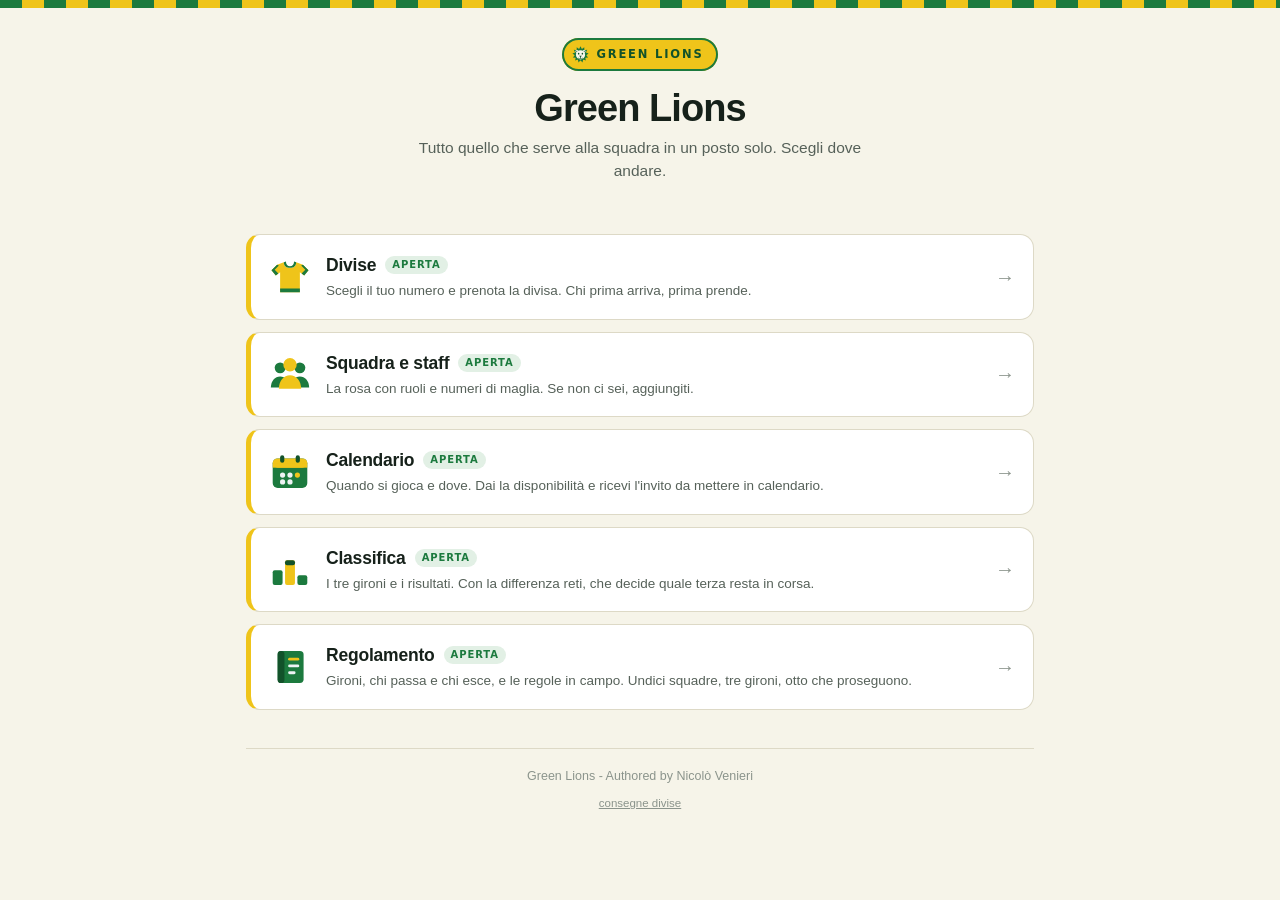
<file: index.html>
<!doctype html>
<html lang="it">
<head>
<meta charset="utf-8">
<meta name="viewport" content="width=device-width, initial-scale=1, viewport-fit=cover">
<title>Green Lions</title>
<meta name="description" content="Il sito dei Green Lions: prenotazione delle divise, squadra e staff, calendario e risultati.">
<meta name="theme-color" content="#1c7a3e">

<link rel="icon" type="image/svg+xml" href="/assets/img/leone.svg">
<link rel="icon" type="image/png" href="/assets/img/favicon.png">
<link rel="apple-touch-icon" href="/assets/img/apple-touch-icon.png">
<link rel="stylesheet" href="/assets/css/site.css">

<!-- DOMINIO: se il sito cambia indirizzo, aggiorna le due righe qui sotto.
     In README c'è il comando per farlo su tutte le pagine in un colpo solo. -->
<meta property="og:type" content="website">
<meta property="og:title" content="Green Lions">
<meta property="og:description" content="Divise, squadra, calendario: tutto quello che serve, in un posto solo.">
<meta property="og:image" content="https://divisegreenlions.netlify.app/assets/img/og-image.png">
<meta property="og:url" content="https://divisegreenlions.netlify.app/">
<meta name="twitter:card" content="summary_large_image">
</head>
<body>

<div class="banda"></div>

<svg style="position:absolute;width:0;height:0" aria-hidden="true">
  <symbol id="leone" viewBox="0 0 100 100"><path d="M50.0 2.0 L58.1 17.0 L72.3 7.5 L72.5 24.6 L89.5 22.7 L81.8 37.9 L97.7 44.2 L83.8 54.1 L94.9 67.0 L78.0 69.3 L81.8 85.9 L65.8 80.1 L61.5 96.6 L50.0 84.0 L38.5 96.6 L34.2 80.1 L18.2 85.9 L22.0 69.3 L5.1 67.0 L16.2 54.1 L2.3 44.2 L18.2 37.9 L10.5 22.7 L27.5 24.6 L27.7 7.5 L41.9 17.0 Z" style="fill:var(--leo-criniera,#1c7a3e)"/>
  <circle cx="50" cy="50" r="34" style="fill:var(--leo-criniera,#1c7a3e)"/>
  <circle cx="29" cy="32" r="8.5" style="fill:var(--leo-faccia,#efc41a)"/>
  <circle cx="71" cy="32" r="8.5" style="fill:var(--leo-faccia,#efc41a)"/>
  <circle cx="29" cy="32" r="3.8" style="fill:var(--leo-tratti,#12522a)"/>
  <circle cx="71" cy="32" r="3.8" style="fill:var(--leo-tratti,#12522a)"/>
  <circle cx="50" cy="52" r="27" style="fill:var(--leo-faccia,#efc41a)"/>
  <ellipse cx="39" cy="45" rx="4.4" ry="5.4" style="fill:var(--leo-tratti,#12522a)"/>
  <ellipse cx="61" cy="45" rx="4.4" ry="5.4" style="fill:var(--leo-tratti,#12522a)"/>
  <path d="M50 66 L41.5 57.5 L58.5 57.5 Z" style="fill:var(--leo-tratti,#12522a)"/>
  <path d="M50 66 L50 72" fill="none" style="stroke:var(--leo-tratti,#12522a)" stroke-width="3.4" stroke-linecap="round"/>
  <path d="M50 72 q -7 6 -13 0" fill="none" style="stroke:var(--leo-tratti,#12522a)" stroke-width="3.4" stroke-linecap="round"/>
  <path d="M50 72 q  7 6  13 0" fill="none" style="stroke:var(--leo-tratti,#12522a)" stroke-width="3.4" stroke-linecap="round"/></symbol>

  <symbol id="maglia" viewBox="0 0 34 30">
    <path style="fill:var(--kit-giallo)" d="M12 3 L6.5 5 L2 9.5 L5.5 13.8 L9 11.2 L9 27.4 L25 27.4 L25 11.2 L28.5 13.8 L32 9.5 L27.5 5 L22 3 C22 6.1 19.8 7.6 17 7.6 C14.2 7.6 12 6.1 12 3 Z"/>
    <path style="fill:var(--kit-verde)" d="M9 24.4 L25 24.4 L25 27.4 L9 27.4 Z"/>
    <path style="fill:var(--kit-verde)" d="M6.5 5 L2 9.5 L5.5 13.8 L7.6 12.2 L4.6 9.2 L8 5.7 Z"/>
    <path style="fill:var(--kit-verde)" d="M27.5 5 L32 9.5 L28.5 13.8 L26.4 12.2 L29.4 9.2 L26 5.7 Z"/>
    <path style="fill:var(--kit-verde)" d="M12 3 L13.7 2.4 C13.7 5 15.1 6.3 17 6.3 C18.9 6.3 20.3 5 20.3 2.4 L22 3 C22 6.1 19.8 7.6 17 7.6 C14.2 7.6 12 6.1 12 3 Z"/>
  </symbol>

  <symbol id="persone" viewBox="0 0 34 30">
    <circle cx="9" cy="10" r="4.4" style="fill:var(--kit-verde)"/>
    <path style="fill:var(--kit-verde)" d="M1.5 26 C1.5 20.6 4.9 17 9 17 C13.1 17 16.5 20.6 16.5 26 Z"/>
    <circle cx="25" cy="10" r="4.4" style="fill:var(--kit-verde)"/>
    <path style="fill:var(--kit-verde)" d="M17.5 26 C17.5 20.6 20.9 17 25 17 C29.1 17 32.5 20.6 32.5 26 Z"/>
    <circle cx="17" cy="7.5" r="5.4" style="fill:var(--kit-giallo)"/>
    <path style="fill:var(--kit-giallo)" d="M8 27 C8 20.4 12 16 17 16 C22 16 26 20.4 26 27 Z"/>
  </symbol>

  <symbol id="classifica" viewBox="0 0 34 30">
    <rect x="3"  y="16" width="8" height="12" rx="1.6" style="fill:var(--kit-verde)"/>
    <rect x="13" y="8"  width="8" height="20" rx="1.6" style="fill:var(--kit-giallo)"/>
    <rect x="23" y="20" width="8" height="8"  rx="1.6" style="fill:var(--kit-verde)"/>
    <rect x="13" y="8"  width="8" height="4"  rx="1.6" style="fill:var(--kit-verde-s)"/>
  </symbol>

  <symbol id="regolamento" viewBox="0 0 34 30">
    <rect x="7" y="2" width="21" height="26" rx="3" style="fill:var(--kit-verde)"/>
    <rect x="7" y="2" width="5.5" height="26" rx="2.5" style="fill:var(--kit-verde-s)"/>
    <rect x="15.5" y="7.5" width="9" height="2.3" rx="1.15" style="fill:var(--kit-giallo)"/>
    <rect x="15.5" y="13" width="9" height="2.3" rx="1.15" style="fill:var(--kit-bianco)"/>
    <rect x="15.5" y="18.5" width="6" height="2.3" rx="1.15" style="fill:var(--kit-bianco)"/>
  </symbol>

  <symbol id="calendario" viewBox="0 0 34 30">
    <rect x="3" y="4" width="28" height="24" rx="4" style="fill:var(--kit-verde)"/>
    <rect x="3" y="4" width="28" height="7.5" rx="4" style="fill:var(--kit-giallo)"/>
    <rect x="3" y="8" width="28" height="3.5" style="fill:var(--kit-giallo)"/>
    <rect x="9" y="1.5" width="3.4" height="6" rx="1.7" style="fill:var(--kit-verde-s)"/>
    <rect x="21.6" y="1.5" width="3.4" height="6" rx="1.7" style="fill:var(--kit-verde-s)"/>
    <circle cx="11" cy="17.5" r="2.1" style="fill:var(--kit-bianco)"/>
    <circle cx="17" cy="17.5" r="2.1" style="fill:var(--kit-bianco)"/>
    <circle cx="23" cy="17.5" r="2.1" style="fill:var(--kit-giallo)"/>
    <circle cx="11" cy="23" r="2.1" style="fill:var(--kit-bianco)"/>
    <circle cx="17" cy="23" r="2.1" style="fill:var(--kit-bianco)"/>
  </symbol>
</svg>

<div class="wrap">

  <header class="site-head">
    <span class="crest"><svg class="leo" viewBox="0 0 100 100" aria-hidden="true"><use href="#leone"></use></svg>Green Lions</span>
    <h1>Green Lions</h1>
    <p class="lede">Tutto quello che serve alla squadra in un posto solo. Scegli dove andare.</p>
  </header>

  <nav class="cards" aria-label="Pagine del sito">

    <a class="card" href="/divise/">
      <span class="card-ico"><svg viewBox="0 0 34 30" aria-hidden="true"><use href="#maglia"></use></svg></span>
      <span class="card-txt">
        <span class="card-title">Divise <span class="badge">aperta</span></span>
        <span class="card-desc">Scegli il tuo numero e prenota la divisa. Chi prima arriva, prima prende.</span>
      </span>
      <span class="card-go" aria-hidden="true">→</span>
    </a>

    <a class="card" href="/squadra/">
      <span class="card-ico"><svg viewBox="0 0 34 30" aria-hidden="true"><use href="#persone"></use></svg></span>
      <span class="card-txt">
        <span class="card-title">Squadra e staff <span class="badge">aperta</span></span>
        <span class="card-desc">La rosa con ruoli e numeri di maglia. Se non ci sei, aggiungiti.</span>
      </span>
      <span class="card-go" aria-hidden="true">→</span>
    </a>

    <a class="card" href="/calendario/">
      <span class="card-ico"><svg viewBox="0 0 34 30" aria-hidden="true"><use href="#calendario"></use></svg></span>
      <span class="card-txt">
        <span class="card-title">Calendario <span class="badge">aperta</span></span>
        <span class="card-desc">Quando si gioca e dove. Dai la disponibilità e ricevi l'invito da mettere in calendario.</span>
      </span>
      <span class="card-go" aria-hidden="true">→</span>
    </a>

    <a class="card" href="/classifica/">
      <span class="card-ico"><svg viewBox="0 0 34 30" aria-hidden="true"><use href="#classifica"></use></svg></span>
      <span class="card-txt">
        <span class="card-title">Classifica <span class="badge">aperta</span></span>
        <span class="card-desc">I tre gironi e i risultati. Con la differenza reti, che decide quale terza resta in corsa.</span>
      </span>
      <span class="card-go" aria-hidden="true">→</span>
    </a>

    <a class="card" href="/regolamento/">
      <span class="card-ico"><svg viewBox="0 0 34 30" aria-hidden="true"><use href="#regolamento"></use></svg></span>
      <span class="card-txt">
        <span class="card-title">Regolamento <span class="badge">aperta</span></span>
        <span class="card-desc">Gironi, chi passa e chi esce, e le regole in campo. Undici squadre, tre gironi, otto che proseguono.</span>
      </span>
      <span class="card-go" aria-hidden="true">→</span>
    </a>

  </nav> 
  <footer class="site-footer">Green Lions - Authored by Nicolò Venieri</footer>
  <p style="text-align:center;margin:10px 0 0;font-size:11.5px"><a href="/consegne/" style="color:var(--ink-3)">consegne divise</a></p>

</div>

</body>
</html>
</file>
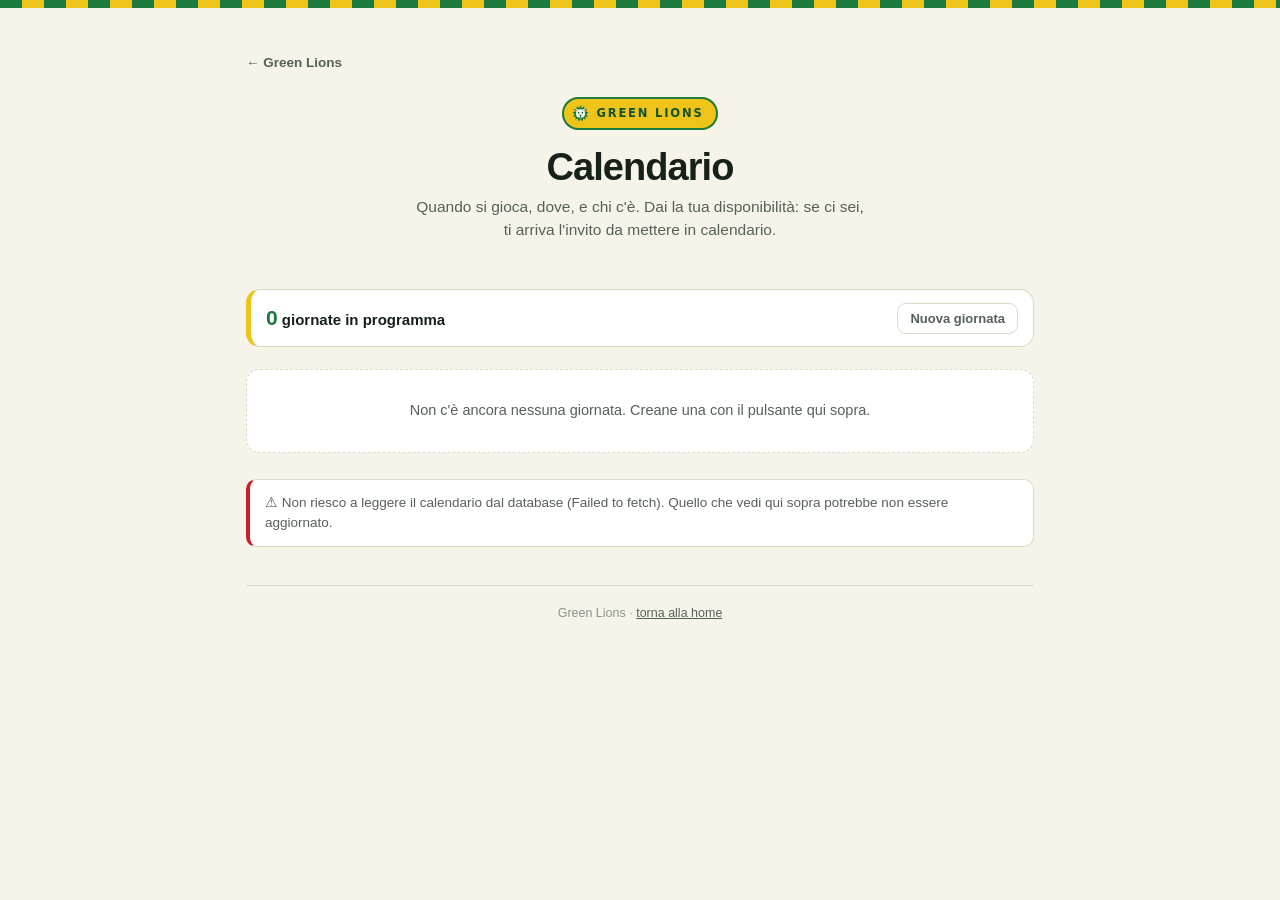
<file: calendario/index.html>
<!doctype html>
<html lang="it">
<head>
<meta charset="utf-8">
<meta name="viewport" content="width=device-width, initial-scale=1, viewport-fit=cover">
<!-- Pagina della squadra, non vetrina: il noindex la tiene fuori dai motori
     di ricerca. Ci si arriva dal link, come per le divise. -->
<meta name="robots" content="noindex">
<title>Calendario e risultati · Green Lions</title>
<meta name="description" content="Le giornate dei Green Lions: quando si gioca, dove, e chi c'è.">
<meta name="theme-color" content="#1c7a3e">

<link rel="icon" type="image/svg+xml" href="/assets/img/leone.svg">
<link rel="icon" type="image/png" href="/assets/img/favicon.png">
<link rel="apple-touch-icon" href="/assets/img/apple-touch-icon.png">
<link rel="stylesheet" href="/assets/css/site.css">
<style>
  .gruppo { margin: 26px 0 0; }
  .gruppo > h2 {
    margin: 0 0 12px; font-size: 12px; font-weight: 800;
    letter-spacing: .13em; text-transform: uppercase; color: var(--ink-3);
  }

  .giornata {
    display: grid; grid-template-columns: 58px 1fr auto; gap: 15px;
    padding: 15px 17px; margin: 0 0 11px;
    background: var(--surface); border: 1px solid var(--line);
    border-left: 5px solid var(--kit-verde); border-radius: var(--radius);
  }
  .giornata.passata  { border-left-color: var(--ink-3); }
  .giornata.annullata { border-left-color: var(--kit-rosso); }
  .giornata.annullata .titolo { text-decoration: line-through; }

  .quando { text-align: center; padding-top: 2px; }
  .quando .settimana { font-size: 10.5px; font-weight: 700; letter-spacing: .08em; text-transform: uppercase; color: var(--ink-3); }
  .quando .giorno { font-size: 27px; font-weight: 800; line-height: 1.05; font-variant-numeric: tabular-nums; }
  .quando .mese { font-size: 11px; font-weight: 700; letter-spacing: .08em; text-transform: uppercase; color: var(--kit-verde); }
  @media (prefers-color-scheme: dark) { .quando .mese { color: var(--accent); } }

  /* ---- il votometro: quanti hanno risposto, a colpo d'occhio ---- */
  .votometro { display: flex; flex-direction: column; align-items: center; gap: 5px; padding-top: 3px; }
  .votometro svg { width: 26px; height: 52px; display: block; overflow: visible; }
  .votometro .vetro { fill: var(--surface-2); stroke: var(--line); stroke-width: 1.6; }
  .votometro .onda {
    fill: var(--kit-giallo);
    animation: sciabordio 2.8s linear infinite;
  }
  .votometro.pieno .onda { fill: var(--kit-verde); }
  .votometro .quanti {
    font: 800 10px/1 ui-sans-serif, system-ui, sans-serif;
    color: var(--ink-3); font-variant-numeric: tabular-nums;
  }
  .votometro.pieno .quanti { color: var(--kit-verde); }
  @media (prefers-color-scheme: dark) {
    .votometro.pieno .onda   { fill: var(--accent); }
    .votometro.pieno .quanti { color: var(--accent); }
  }
  /* l'onda è larga tre volte la provetta: scorrendo di una lunghezza d'onda
     torna identica a sé stessa, e il movimento non ha giunture */
  @keyframes sciabordio { from { transform: translateX(0); } to { transform: translateX(26px); } }
  @media (prefers-reduced-motion: reduce) { .votometro .onda { animation: none; } }

  .titolo { font-size: 17px; font-weight: 700; letter-spacing: -.012em; margin: 0 0 3px; }
  .dettaglio { font-size: 13.5px; color: var(--ink-2); margin: 0 0 2px; }
  .dettaglio .ora { font-weight: 700; color: var(--ink); }
  .appunto { margin: 7px 0 0; font-size: 13px; color: var(--ink-2); }

  .conteggi { display: flex; flex-wrap: wrap; gap: 7px; margin: 11px 0 0; }
  .chip {
    font: 700 11.5px/1 ui-sans-serif, system-ui, sans-serif;
    padding: 5px 9px; border-radius: 999px;
    background: var(--surface-2); color: var(--ink-2);
  }
  .chip.si    { background: var(--accent-sf); color: var(--kit-verde); }
  .chip.forse { background: #fdf3d4; color: #8a6a05; }
  @media (prefers-color-scheme: dark) {
    .chip.si    { color: var(--accent); }
    .chip.forse { background: #3a3010; color: #f0d375; }
  }

  .chip.anspi { background: var(--accent-sf); color: var(--kit-verde); box-shadow: inset 0 0 0 1px currentColor; }
  .chip.visita { background: #fbeae9; color: #9d1a24; }
  @media (prefers-color-scheme: dark) { .chip.visita { background: #33191b; color: #f0999b; } }
  .chip.csi   { background: #e4ecfb; color: #2c5495; }
  @media (prefers-color-scheme: dark) {
    .chip.anspi { color: var(--accent); }
    .chip.csi   { background: #1b2a45; color: #9dbdf0; }
  }

  /* la regola dei due ANSPI in campo */
  .regola { margin: 10px 0 0; padding: 9px 12px; border-radius: 9px; font-size: 12.5px; line-height: 1.5; }
  .regola a { color: inherit; }
  .regola.ok     { background: var(--accent-sf); color: var(--kit-verde); }
  .regola.limite { background: #fdf3d4; color: #7d6005; }
  .regola.manca  { background: #fbeae9; color: #9d1a24; }
  @media (prefers-color-scheme: dark) {
    .regola.ok     { color: var(--accent); }
    .regola.limite { background: #3a3010; color: #f0d375; }
    .regola.manca  { background: #33191b; color: #f0999b; }
  }

  .nomi { margin: 9px 0 0; font-size: 12.5px; color: var(--ink-3); line-height: 1.6; }
  .nomi b { color: var(--ink-2); font-weight: 600; }
  .nomi.assenti { margin-top: 4px; opacity: .75; }

  .azioni-riga { display: flex; flex-wrap: wrap; gap: 8px; margin: 13px 0 0; }
  .stato-bollo {
    display: inline-block; margin-left: 8px; vertical-align: 2px;
    font: 700 10px/1 ui-sans-serif, system-ui, sans-serif;
    letter-spacing: .09em; text-transform: uppercase;
    padding: 4px 7px; border-radius: 999px;
    background: #fbeae9; color: #9d1a24;
  }
  @media (prefers-color-scheme: dark) { .stato-bollo { background: #33191b; color: #f0999b; } }

  #esito { margin: 0 0 16px; }

  /* ---- chi non ha risposto ---- */
  .manchevoli { list-style: none; margin: 0 0 14px; padding: 0; }
  .manchevoli li {
    display: flex; align-items: center; gap: 10px;
    padding: 9px 11px; margin: 0 0 6px;
    background: var(--bg); border: 1px solid var(--line); border-radius: 9px;
  }
  .manchevoli .chi { flex: 1; min-width: 0; font-size: 14.5px; font-weight: 600; }
  .manchevoli .senza { font-size: 12px; color: var(--ink-3); font-weight: 400; }

  /* ---- la distinta a schermo ---- */
  .distinta { list-style: none; margin: 0 0 4px; padding: 0; }
  .distinta li {
    display: flex; align-items: center; gap: 11px;
    padding: 9px 11px; margin: 0 0 6px;
    background: var(--bg); border: 1px solid var(--line); border-radius: 9px;
  }
  .distinta .maglia {
    flex: none; width: 30px; height: 30px; display: grid; place-items: center;
    border-radius: 8px; background: var(--kit-giallo); color: var(--kit-verde-s);
    font-weight: 800; font-size: 14px; font-variant-numeric: tabular-nums;
  }
  .distinta .maglia.senza { background: var(--surface-2); color: var(--ink-3); }
  .distinta .chi { flex: 1; min-width: 0; font-size: 14.5px; font-weight: 600; }
  .distinta .chi em { font-style: normal; font-weight: 400; font-size: 12.5px; color: var(--ink-3); }
  .distinta .bolli { display: flex; gap: 4px; flex-wrap: wrap; justify-content: flex-end; max-width: 55%; }
  .riassunto { margin: 12px 0 0; font-size: 13px; color: var(--ink-2); line-height: 1.55; }

  /* ============================================================
     Il foglio da portare al campo.

     Riproduce il modulo ufficiale "Calciotto 2026 — Distinta gara"
     (Templates/Calciotto 2026 - Modulo Distinta.pdf): stesse
     colonne, stesso ordine, stesso testo. Non riempiamo il PDF
     originale — non ha campi compilabili, andrebbe sovrascritto
     a coordinate fisse e si romperebbe al primo ritocco — ma
     quello che esce dalla stampante è il modulo, ed è la carta
     che l'organizzazione riceve.

     A schermo non esiste; in stampa resta solo lui.
     ============================================================ */
  #stampa { display: none; }

  @media print {
    body > *:not(#stampa) { display: none !important; }
    dialog::backdrop { display: none !important; }
    #stampa { display: block !important; }

    @page { size: A4 portrait; margin: 12mm; }
    body { background: #fff; color: #000; }

    /* il modulo originale è composto in un serif: lo seguiamo */
    #stampa { font: 10.5pt/1.32 "Times New Roman", Times, Georgia, serif; color: #000; }

    #stampa .testata { text-align: center; margin: 0 0 4mm; }
    #stampa .testata h1 { font-size: 18pt; margin: 0; font-weight: 700; letter-spacing: .2pt; }
    #stampa .testata h1 small { font-size: 13pt; font-weight: 700; }
    #stampa .squadra { margin: 0 0 3.5mm; font-size: 13.5pt; font-weight: 700; padding-left: 12mm; }
    #stampa .squadra span { font-weight: 400; }

    #stampa .avvertenze { margin: 0 0 3.5mm; font-size: 9.8pt; text-align: justify; line-height: 1.28; }
    #stampa .avvertenze b { font-weight: 700; }

    #stampa .gara { margin: 0 0 3mm; font-size: 11.5pt; }
    #stampa .gara span { display: inline-block; margin-right: 8mm; }
    #stampa .gara b { font-weight: 400; border-bottom: 1px dotted #000; padding: 0 2mm; }

    #stampa table { width: 100%; border-collapse: collapse; margin: 0 0 2mm; }
    #stampa th, #stampa td { border: 1px solid #000; text-align: left; }
    #stampa th { font-size: 9pt; font-weight: 700; text-transform: uppercase; vertical-align: top;
                 padding: 1.1mm 1.6mm; }
    /* Niente padding verticale sulle celle: altezza e padding si sommano, e con
       18 righe bastava quel millimetro per far sbordare le firme a pagina due.
       Cosi' l'altezza della riga e' esattamente quella scritta qui. */
    #stampa td { font-size: 10pt; height: 6.2mm; padding: 0 1.6mm; vertical-align: middle; }
    #stampa tr { page-break-inside: avoid; }
    #stampa tr.forse td { color: #444; }

    #stampa .titoletto { margin: 1mm 0 1mm; font-size: 11pt; }

    #stampa .firme { margin: 4mm 0 0; width: 100%; font-size: 10.5pt; }
    #stampa .firme td { border: none; height: auto; padding: 0; }
    #stampa .firme .riga-punti td { padding-top: 6mm; }

    #stampa .manchevole { margin: 3mm 0 0; font-size: 9.5pt; font-weight: 700; }
  }
  .separa { margin: 16px 0 0; padding-top: 15px; border-top: 1px solid var(--line); }
</style>
</head>
<body>

<div class="banda"></div>

<svg style="position:absolute;width:0;height:0" aria-hidden="true">
  <symbol id="leone" viewBox="0 0 100 100"><path d="M50.0 2.0 L58.1 17.0 L72.3 7.5 L72.5 24.6 L89.5 22.7 L81.8 37.9 L97.7 44.2 L83.8 54.1 L94.9 67.0 L78.0 69.3 L81.8 85.9 L65.8 80.1 L61.5 96.6 L50.0 84.0 L38.5 96.6 L34.2 80.1 L18.2 85.9 L22.0 69.3 L5.1 67.0 L16.2 54.1 L2.3 44.2 L18.2 37.9 L10.5 22.7 L27.5 24.6 L27.7 7.5 L41.9 17.0 Z" style="fill:var(--leo-criniera,#1c7a3e)"/>
  <circle cx="50" cy="50" r="34" style="fill:var(--leo-criniera,#1c7a3e)"/>
  <circle cx="29" cy="32" r="8.5" style="fill:var(--leo-faccia,#efc41a)"/>
  <circle cx="71" cy="32" r="8.5" style="fill:var(--leo-faccia,#efc41a)"/>
  <circle cx="29" cy="32" r="3.8" style="fill:var(--leo-tratti,#12522a)"/>
  <circle cx="71" cy="32" r="3.8" style="fill:var(--leo-tratti,#12522a)"/>
  <circle cx="50" cy="52" r="27" style="fill:var(--leo-faccia,#efc41a)"/>
  <ellipse cx="39" cy="45" rx="4.4" ry="5.4" style="fill:var(--leo-tratti,#12522a)"/>
  <ellipse cx="61" cy="45" rx="4.4" ry="5.4" style="fill:var(--leo-tratti,#12522a)"/>
  <path d="M50 66 L41.5 57.5 L58.5 57.5 Z" style="fill:var(--leo-tratti,#12522a)"/>
  <path d="M50 66 L50 72" fill="none" style="stroke:var(--leo-tratti,#12522a)" stroke-width="3.4" stroke-linecap="round"/>
  <path d="M50 72 q -7 6 -13 0" fill="none" style="stroke:var(--leo-tratti,#12522a)" stroke-width="3.4" stroke-linecap="round"/>
  <path d="M50 72 q  7 6  13 0" fill="none" style="stroke:var(--leo-tratti,#12522a)" stroke-width="3.4" stroke-linecap="round"/></symbol>
</svg>

<div class="wrap">

  <p><a class="back" href="/">← Green Lions</a></p>

  <header class="site-head">
    <span class="crest"><svg class="leo" viewBox="0 0 100 100" aria-hidden="true"><use href="#leone"></use></svg>Green Lions</span>
    <h1>Calendario</h1>
    <p class="lede">Quando si gioca, dove, e chi c'è. Dai la tua disponibilità: se ci sei, ti arriva l'invito da mettere in calendario.</p>
  </header>

  <div class="msg ok" id="esito"></div>

  <div class="barra">
    <div class="conto" id="conto"><b>—</b> giornate in programma</div>
    <button type="button" class="btn ghost piccolo" id="apriNuova">Nuova giornata</button>
  </div>

  <div id="elenco" class="caricamento"></div>

  <p class="note">
    Per dare la disponibilità devi essere <a href="/squadra/">in rosa</a>: l'invito arriva all'email che hai lasciato lì.
    Chi ha il codice della squadra può anche creare e modificare le giornate — se una partita cambia orario o campo,
    l'evento si aggiorna da solo nel calendario di chi aveva accettato.
  </p>

  <footer class="site-footer">Green Lions · <a href="/">torna alla home</a></footer>

</div>


<!-- ============ finestra: dare la disponibilità ============ -->
<dialog id="finestraDisp">
  <div class="testata"></div>
  <form class="foglio" id="moduloDisp" novalidate>
    <h2>Ci sei?</h2>
    <p class="dettaglio" id="dispQuale"></p>

    <div class="msg err" id="erroreDisp"></div>

    <label><span>Chi sei</span>
      <select name="giocatore" id="scegliGiocatore" required></select>
    </label>

    <div class="msg err" id="avvisoVisita"></div>

    <div class="scelta">
      <label><input type="radio" name="stato" value="si" checked><span>Ci sono</span></label>
      <label><input type="radio" name="stato" value="forse"><span>Forse</span></label>
      <label><input type="radio" name="stato" value="no"><span>Non ci sono</span></label>
    </div>

    <label><span>Note <small>(facoltativo)</small></span><textarea name="note" maxlength="200" placeholder="Arrivo più tardi, devo andare via prima…"></textarea></label>
    <label><span>Codice squadra</span><input name="codice" required maxlength="40" autocapitalize="characters" placeholder="quello scritto nel gruppo"></label>

    <div class="azioni">
      <button type="button" class="btn ghost" id="chiudiDisp">Annulla</button>
      <button type="submit" class="btn primary" id="confermaDisp">Conferma</button>
    </div>
  </form>
</dialog>


<!-- ============ finestra: creare o modificare una giornata ============ -->
<dialog id="finestraGiornata">
  <div class="testata"></div>
  <form class="foglio" id="moduloGiornata" novalidate>
    <h2 id="titoloFinestra">Nuova giornata</h2>

    <div class="msg err" id="erroreGiornata"></div>

    <label><span>Titolo</span><input name="titolo" required maxlength="80" placeholder="Campionato, 3ª giornata"></label>

    <div class="riga">
      <label><span>Tipo</span>
        <select name="tipo">
          <option value="partita" selected>Partita</option>
          <option value="allenamento">Allenamento</option>
          <option value="torneo">Torneo</option>
          <option value="altro">Altro</option>
        </select>
      </label>
      <label><span>Avversario</span><input name="avversario" maxlength="80" placeholder="solo per le partite"></label>
    </div>

    <label><span>Dove giochiamo</span>
      <select name="inCasa">
        <option value="si" selected>In casa</option>
        <option value="no">In trasferta</option>
      </select>
    </label>
    <p class="appunto" style="margin:-6px 0 14px;font-size:12.5px;color:var(--ink-2)">
      Serve al modulo della distinta, che scrive «PARTITA: casa vs ospite» in quell'ordine.</p>

    <div class="riga">
      <label><span>Data e ora</span><input name="inizio" type="datetime-local" required
        min="2020-01-01T00:00" max="2100-12-31T23:59"></label>
      <label><span>Durata <small>(minuti)</small></span><input name="durata" type="number" min="15" max="600" step="5" value="90" required inputmode="numeric"></label>
    </div>

    <label><span>Luogo</span><input name="luogo" required maxlength="80" placeholder="Campo comunale"></label>
    <label><span>Indirizzo <small>(facoltativo, finisce nell'invito)</small></span><input name="indirizzo" maxlength="160" placeholder="Via dello Sport 12, Lugo"></label>
    <label><span>Note <small>(facoltativo)</small></span><textarea name="note" maxlength="400" placeholder="Ritrovo un'ora prima…"></textarea></label>

    <label><span>Codice squadra</span><input name="codice" required maxlength="40" autocapitalize="characters"></label>

    <div class="azioni">
      <button type="button" class="btn ghost" id="chiudiGiornata">Annulla</button>
      <button type="submit" class="btn primary" id="confermaGiornata">Crea</button>
    </div>

    <div class="separa" id="zonaGestione" hidden>
      <div id="bloccoAnnulla">
        <button type="button" class="btn pericolo piccolo" id="annullaGiornata" style="width:100%">Annulla questa giornata</button>
        <p class="appunto">Resta nell'elenco, segnata come annullata. Chi aveva accettato riceve la disdetta e l'evento gli sparisce dal calendario.</p>
      </div>
      <div id="bloccoElimina" style="margin-top:14px">
        <button type="button" class="btn pericolo piccolo" id="eliminaGiornata" style="width:100%">Elimina definitivamente</button>
        <p class="appunto">La toglie dal sito, come se non fosse mai esistita. Si può solo se nessuno ce l'ha in calendario, o se è già annullata.</p>
      </div>
    </div>
  </form>
</dialog>

<dialog id="finestraDistinta">
  <div class="testata"></div>
  <div class="foglio">
    <h2>Distinta</h2>
    <p class="dettaglio" id="distintaQuale" style="margin:0 0 16px"></p>

    <div class="msg err" id="erroreDistinta"></div>

    <form id="moduloDistinta" novalidate>
      <label><span>Codice squadra</span>
        <input name="codice" required maxlength="40" autocapitalize="characters" placeholder="quello scritto nel gruppo">
      </label>
      <p class="appunto" style="margin:-4px 0 14px">Serve il codice perché la distinta riporta i cognomi
         per esteso, che sul sito non si vedono.</p>
      <div class="azioni">
        <button type="button" class="btn ghost" id="chiudiDistinta">Chiudi</button>
        <button type="submit" class="btn primary" id="confermaDistinta">Mostra</button>
      </div>
    </form>

    <div id="distintaCorpo" hidden>
      <ul class="distinta" id="distintaElenco"></ul>
      <p class="riassunto" id="distintaRiassunto"></p>
      <div class="azioni" style="margin-top:16px">
        <button type="button" class="btn ghost" id="chiudiDistinta2">Chiudi</button>
        <button type="button" class="btn primary" id="stampaDistinta">Stampa</button>
      </div>
    </div>
  </div>
</dialog>

<dialog id="finestraSolleciti">
  <div class="testata"></div>
  <div class="foglio">
    <h2>Chi non ha risposto</h2>
    <p class="dettaglio" id="sollecitiQuale" style="margin:0 0 16px"></p>

    <div class="msg err" id="erroreSolleciti"></div>
    <div class="msg ok" id="esitoSolleciti"></div>

    <form id="moduloSolleciti" novalidate>
      <label><span>Codice di gestione</span>
        <input name="codice" required maxlength="40" autocapitalize="characters" placeholder="il tuo, non quello del gruppo">
      </label>
      <p class="appunto" style="margin:-4px 0 14px">Qui compaiono i numeri di telefono, perciò serve
         il codice di gestione e non quello che gira nel gruppo.</p>
      <div class="azioni">
        <button type="button" class="btn ghost" id="chiudiSolleciti">Chiudi</button>
        <button type="submit" class="btn primary" id="confermaSolleciti">Vedi</button>
      </div>
    </form>

    <div id="sollecitiCorpo" hidden>
      <ul class="manchevoli" id="sollecitiElenco"></ul>
      <p class="appunto" style="margin:-6px 0 14px">Il telefono apre l'app messaggi con testo e
         destinatario già pronti: l'invio lo dai tu, e parte dal tuo numero.</p>
      <div class="azioni" style="flex-wrap:wrap">
        <button type="button" class="btn ghost" id="chiudiSolleciti2">Chiudi</button>
        <button type="button" class="btn ghost" id="copiaSolleciti">Copia per WhatsApp</button>
        <button type="button" class="btn primary" id="smsATutti">SMS a tutti</button>
      </div>
    </div>
  </div>
</dialog>

<!-- Riempito al volo quando si chiede la distinta: è quello che finisce sulla carta. -->
<div id="stampa" aria-hidden="true"></div>

<script src="/assets/js/supabase.js"></script>
<script>
/* ============================================================
   Gli orari sono fissati sull'ora italiana, non su quella del
   telefono: una partita alle 15:30 è alle 15:30 anche per chi
   apre la pagina con il fuso sbagliato o dall'estero.
   ============================================================ */
const FUSO = 'Europe/Rome';

const pezzi = (data) => new Intl.DateTimeFormat('sv-SE', {
  timeZone: FUSO, year: 'numeric', month: '2-digit', day: '2-digit',
  hour: '2-digit', minute: '2-digit', hour12: false
}).formatToParts(data).reduce((acc, p) => (acc[p.type] = p.value, acc), {});

/** Da istante a "2026-09-14T15:30" per il campo data e ora. */
function perIlModulo(iso) {
  const p = pezzi(new Date(iso));
  return `${p.year}-${p.month}-${p.day}T${p.hour}:${p.minute}`;
}

/** Da "2026-09-14T15:30" scritto nel modulo (ora italiana) all'istante vero.
    Due passate perché lo scarto cambia tra ora solare e ora legale. */
function dalModulo(valore) {
  const [g, o] = valore.split('T');
  const [Y, M, D] = g.split('-').map(Number);
  const [h, m] = o.split(':').map(Number);
  const desiderato = Date.UTC(Y, M - 1, D, h, m);
  let istante = desiderato;
  for (let i = 0; i < 2; i++) {
    const p = pezzi(new Date(istante));
    const letto = Date.UTC(+p.year, +p.month - 1, +p.day, +p.hour, +p.minute);
    istante = istante + (desiderato - letto);
  }
  return new Date(istante).toISOString();
}

const fmt = (iso, opzioni) => new Intl.DateTimeFormat('it-IT', { timeZone: FUSO, ...opzioni }).format(new Date(iso));

/* ---------------- stato della pagina ---------------- */

const elenco = document.getElementById('elenco');
const esito  = document.getElementById('esito');

const finestraDisp = document.getElementById('finestraDisp');
const moduloDisp   = document.getElementById('moduloDisp');
const erroreDisp   = document.getElementById('erroreDisp');
const confermaDisp = document.getElementById('confermaDisp');

const finestraGiornata = document.getElementById('finestraGiornata');
const moduloGiornata   = document.getElementById('moduloGiornata');
const erroreGiornata   = document.getElementById('erroreGiornata');
const confermaGiornata = document.getElementById('confermaGiornata');

let giornate = [];
let disponibilita = [];
let rosa = [];
document.querySelector('.note').dataset.originale = document.querySelector('.note').innerHTML;

let dispScelta = null;      // giornata per cui si sta rispondendo
let giornataInModifica = null;

const ETICHETTE = { si: 'ci sono', forse: 'forse', no: 'non ci sono' };

async function carica() {
  GL_ULTIMO_ERRORE = null;
  [giornate, disponibilita, rosa] = await Promise.all([
    glLeggi('calendario_pubblico', 'select=*&order=inizio.asc'),
    glLeggi('disponibilita_pubblica', 'select=*&order=nome.asc'),
    glLeggi('rosa_pubblica', 'select=*&order=numero.asc.nullslast,nome.asc')
  ]);
  disegna();

  // Meglio dire "non riesco a leggere" che lasciar credere che non ci sia niente.
  const nota = document.querySelector('.note');
  if (GL_ULTIMO_ERRORE) {
    nota.textContent = '⚠ Non riesco a leggere il calendario dal database (' + GL_ULTIMO_ERRORE +
      '). Quello che vedi qui sopra potrebbe non essere aggiornato.';
  } else if (nota.dataset.originale) {
    nota.innerHTML = nota.dataset.originale;
  }
}

function nomeGiornata(g) {
  return (g.tipo === 'partita' && g.avversario) ? 'Green Lions – ' + g.avversario : g.titolo;
}

function disegna() {
  elenco.classList.remove('caricamento');
  elenco.innerHTML = '';

  const adesso = Date.now();
  const prossime = giornate.filter(g => new Date(g.inizio).getTime() >= adesso);
  const passate  = giornate.filter(g => new Date(g.inizio).getTime() <  adesso).reverse();

  const inProgramma = prossime.filter(g => g.stato === 'programmata').length;
  document.getElementById('conto').innerHTML =
    '<b>' + inProgramma + '</b> ' + (inProgramma === 1 ? 'giornata in programma' : 'giornate in programma');

  if (giornate.length === 0) {
    elenco.innerHTML = '<p class="vuoto">Non c\'è ancora nessuna giornata. Creane una con il pulsante qui sopra.</p>';
    return;
  }

  if (prossime.length) elenco.appendChild(sezione('In programma', prossime, false));
  if (passate.length)  elenco.appendChild(sezione('Già giocate', passate, true));
}

/**
 * La provetta che si riempie: quanti giocatori hanno risposto, su quanti sono.
 *
 * Conta solo i giocatori — allenatore e staff non fanno numero, come
 * dappertutto — e considera risposta anche il "no": quello che manca è
 * chi non si è fatto vivo affatto.
 */
function riempiVotometro(contenitore, giornataId) {
  const giocatori = rosa.filter(r => r.e_giocatore !== false);
  if (giocatori.length === 0) return;

  const hanno = new Set(
    disponibilita.filter(d => d.giornata_id === giornataId && d.e_giocatore !== false)
                 .map(d => d.giocatore_id));
  const quanti = giocatori.filter(g => hanno.has(g.id)).length;
  const frazione = quanti / giocatori.length;
  const tutti = quanti === giocatori.length;

  // la provetta è alta 50 unità fra y=1 e y=51
  const pelo = 51 - 50 * frazione;
  const ritaglio = 'provetta-' + giornataId;

  // un'onda lunga tre provette, così scorrendo non si vedono i bordi
  const onda = ['M -26 ' + pelo, 'q 6.5 -3 13 0', 't 13 0', 't 13 0', 't 13 0', 't 13 0', 't 13 0',
                'L 52 52', 'L -26 52', 'Z'].join(' ');

  contenitore.hidden = false;
  contenitore.classList.toggle('pieno', tutti);
  contenitore.innerHTML =
    '<svg viewBox="0 0 26 52" role="img">' +
      '<defs><clipPath id="' + ritaglio + '">' +
        '<rect x="1" y="1" width="24" height="50" rx="12"/></clipPath></defs>' +
      '<rect class="vetro" x="1" y="1" width="24" height="50" rx="12"/>' +
      '<g clip-path="url(#' + ritaglio + ')">' +
        (frazione > 0 ? '<path class="onda" d="' + onda + '"/>' : '') +
      '</g>' +
      '<rect class="vetro" x="1" y="1" width="24" height="50" rx="12" style="fill:none"/>' +
    '</svg>' +
    '<span class="quanti"></span>';

  contenitore.querySelector('.quanti').textContent = quanti + '/' + giocatori.length;
  contenitore.querySelector('svg').setAttribute('aria-label', tutti
    ? 'Hanno risposto tutti i giocatori'
    : quanti + ' giocatori su ' + giocatori.length + ' hanno risposto');
  contenitore.title = tutti
    ? 'Hanno risposto tutti'
    : (giocatori.length - quanti) + ' giocatori non hanno ancora risposto';
}

function chipTessera(classe, testo) {
  const c = document.createElement('span');
  c.className = 'chip ' + classe;
  c.textContent = testo;
  return c;
}

function sezione(titolo, lista, passata) {
  const s = document.createElement('section');
  s.className = 'gruppo';
  s.innerHTML = '<h2></h2>';
  s.querySelector('h2').textContent = titolo;
  for (const g of lista) s.appendChild(scheda(g, passata));
  return s;
}

function scheda(g, passata) {
  const annullata = g.stato === 'annullata';
  const risposte = disponibilita.filter(d => d.giornata_id === g.id);

  // I numeri servono a capire se si scende in campo, quindi contano i
  // giocatori. Chi allena c'è ma non gioca: sta in un conto suo, altrimenti
  // "2 ci sono" farebbe credere di avere due giocatori quando ne hai uno.
  const rispostaDiGiocatori = risposte.filter(d => d.e_giocatore !== false);
  const staffPresente = risposte.filter(d =>
    d.e_giocatore === false && (d.stato === 'si' || d.stato === 'forse'));
  const conta = (stato) => rispostaDiGiocatori.filter(d => d.stato === stato).length;

  const carta = document.createElement('article');
  carta.className = 'giornata' + (annullata ? ' annullata' : passata ? ' passata' : '');

  carta.innerHTML = `
    <div class="quando">
      <div class="settimana"></div>
      <div class="giorno"></div>
      <div class="mese"></div>
    </div>
    <div class="corpo">
      <p class="titolo"></p>
      <p class="dettaglio"><span class="ora"></span> · <span class="luogo"></span></p>
      <p class="appunto" hidden></p>
      <div class="conteggi"></div>
      <p class="regola" hidden></p>
      <p class="nomi" hidden></p>
      <p class="nomi assenti" hidden></p>
      <div class="azioni-riga"></div>
    </div>
    <div class="votometro" hidden></div>`;

  carta.querySelector('.settimana').textContent = fmt(g.inizio, { weekday: 'short' });
  carta.querySelector('.giorno').textContent    = fmt(g.inizio, { day: 'numeric' });
  carta.querySelector('.mese').textContent      = fmt(g.inizio, { month: 'short' }).replace('.', '');

  const titolo = carta.querySelector('.titolo');
  titolo.textContent = nomeGiornata(g);
  if (annullata) {
    const bollo = document.createElement('span');
    bollo.className = 'stato-bollo';
    bollo.textContent = 'annullata';
    titolo.appendChild(bollo);
  }

  carta.querySelector('.ora').textContent = fmt(g.inizio, { hour: '2-digit', minute: '2-digit' });
  carta.querySelector('.luogo').textContent = g.indirizzo ? g.luogo + ', ' + g.indirizzo : g.luogo;

  if (g.note) {
    const appunto = carta.querySelector('.appunto');
    appunto.textContent = g.note;
    appunto.hidden = false;
  }

  const conteggi = carta.querySelector('.conteggi');
  for (const stato of ['si', 'forse', 'no']) {
    const n = conta(stato);
    if (!n) continue;
    const chip = document.createElement('span');
    chip.className = 'chip ' + stato;
    chip.textContent = n + ' ' + ETICHETTE[stato];
    conteggi.appendChild(chip);
  }
  if (!risposte.length && !annullata && !passata) {
    const chip = document.createElement('span');
    chip.className = 'chip';
    chip.textContent = 'ancora nessuna risposta';
    conteggi.appendChild(chip);
  }

  // Quanti tesserati ci sono per davvero. Conta solo chi ha detto sì:
  // un "forse" non basta a coprire un obbligo di regolamento.
  const anspiSi    = risposte.filter(d => d.stato === 'si'    && d.tessera_anspi).length;
  const anspiForse = risposte.filter(d => d.stato === 'forse' && d.tessera_anspi).length;
  const csiSi      = risposte.filter(d => d.stato === 'si'    && d.tessera_csi).length;

  if (anspiSi) conteggi.appendChild(chipTessera('anspi', anspiSi + ' ANSPI'));
  if (csiSi)   conteggi.appendChild(chipTessera('csi',   csiSi + ' CSI'));
  if (staffPresente.length) conteggi.appendChild(chipTessera('', staffPresente.length + ' staff'));

  // Anche il votometro serve solo prima: a partita giocata non c'è più
  // niente da sollecitare.
  if (!annullata && !passata) riempiVotometro(carta.querySelector('.votometro'), g.id);

  // L'avviso ha senso solo su quello che deve ancora succedere.
  if (!annullata && !passata) {
    const regola = carta.querySelector('.regola');
    regola.hidden = false;
    if (anspiSi >= 3) {
      regola.className = 'regola ok';
      regola.textContent = anspiSi + ' ANSPI disponibili: si possono alternare in campo.';
    } else if (anspiSi === 2) {
      regola.className = 'regola limite';
      regola.textContent = 'Esattamente 2 ANSPI disponibili. Il minimo va tenuto per tutta la partita, ' +
        'quindi devono giocarla intera tutti e due: nessuno dei due può uscire.';
    } else {
      regola.className = 'regola manca';
      // solo numeri calcolati qui dentro, nessun testo scritto dagli utenti
      regola.innerHTML = (anspiSi === 0 ? 'Nessun ANSPI disponibile' : '1 solo ANSPI disponibile') +
        ': ne servono <b>almeno 2 in campo per tutta la partita</b>' +
        (anspiForse ? ', e altri ' + anspiForse + ' hanno risposto forse' : '') +
        '. <a href="/regolamento/">Regolamento</a>';
    }
  }

  const etichetta = (d) => d.nome + ' ' + d.iniziale +
    (d.e_giocatore === false ? ' (' + d.ruolo + ')' : '');

  const dentro = risposte.filter(d => d.stato === 'si' || d.stato === 'forse');
  if (dentro.length) {
    const nomi = carta.querySelector('.nomi');
    nomi.innerHTML = '<b>Ci sono:</b> ' +
      dentro.map(d => etichetta(d) + (d.stato === 'forse' ? ' (forse)' : '')).join(' · ');
    nomi.hidden = false;
  }

  // Chi ha detto no serve saperlo qui, per capire su chi non contare senza
  // aprire niente. Nella distinta invece non ci va: quella è di chi gioca.
  const fuori = risposte.filter(d => d.stato === 'no');
  if (fuori.length) {
    const assenti = carta.querySelector('.nomi.assenti');
    assenti.innerHTML = '<b>Non ci sono:</b> ' + fuori.map(etichetta).join(' · ');
    assenti.hidden = false;
  }

  const azioni = carta.querySelector('.azioni-riga');

  // La disponibilità si dà solo per quello che deve ancora succedere.
  if (!annullata && !passata) {
    const rispondi = document.createElement('button');
    rispondi.type = 'button';
    rispondi.className = 'btn primary piccolo';
    rispondi.textContent = 'Dai la tua disponibilità';
    rispondi.onclick = () => apriDisponibilita(g);
    azioni.appendChild(rispondi);
  }

  // La formazione si prepara prima e si guarda al campo: solo sulle future.
  if (!annullata && !passata) {
    const schema = document.createElement('a');
    schema.className = 'btn ghost piccolo';
    schema.href = '/formazione/?giornata=' + g.id;
    schema.textContent = 'Formazione';
    azioni.appendChild(schema);
  }

  // Sollecitare ha senso solo prima: a partita giocata non serve più.
  if (!annullata && !passata) {
    const sollecita = document.createElement('button');
    sollecita.type = 'button';
    sollecita.className = 'btn ghost piccolo';
    sollecita.textContent = 'Sollecita';
    sollecita.onclick = () => apriSolleciti(g);
    azioni.appendChild(sollecita);
  }

  // La distinta serve prima della partita, ma anche dopo per ricontrollare
  // chi c'era: la si tiene su tutto quello che non è stato annullato.
  if (!annullata) {
    const distinta = document.createElement('button');
    distinta.type = 'button';
    distinta.className = 'btn ghost piccolo';
    distinta.textContent = 'Distinta';
    distinta.onclick = () => apriDistinta(g);
    azioni.appendChild(distinta);
  }

  // La gestione invece serve sempre: se sbagli l'anno, la giornata finisce
  // tra le passate, e senza questo pulsante non ci sarebbe più modo di
  // correggerla o di toglierla di mezzo.
  const gestisci = document.createElement('button');
  gestisci.type = 'button';
  gestisci.className = 'btn ghost piccolo';
  gestisci.textContent = (annullata || passata) ? 'Correggi o elimina' : 'Modifica';
  gestisci.onclick = () => apriGiornata(g);
  azioni.appendChild(gestisci);

  return carta;
}

/* ---------------- disponibilità ---------------- */

function apriDisponibilita(g) {
  dispScelta = g;
  erroreDisp.classList.remove('mostra');

  document.getElementById('dispQuale').textContent =
    nomeGiornata(g) + ' · ' + fmt(g.inizio, { weekday: 'long', day: 'numeric', month: 'long' }) +
    ', ore ' + fmt(g.inizio, { hour: '2-digit', minute: '2-digit' });

  const scegli = document.getElementById('scegliGiocatore');
  scegli.innerHTML = '';
  if (rosa.length === 0) {
    scegli.innerHTML = '<option value="">— la rosa è vuota —</option>';
  } else {
    scegli.appendChild(new Option('— scegli il tuo nome —', ''));
    for (const p of rosa) {
      scegli.appendChild(new Option(
        p.nome + ' ' + p.iniziale + (p.numero != null ? ' (' + p.numero + ')' : ''), p.id));
    }
  }

  controllaVisita();
  finestraDisp.showModal();
}

/** Una data 2026-11-30 scritta come si legge. */
const dataScritta = (iso) =>
  new Intl.DateTimeFormat('it-IT', { day: 'numeric', month: 'long', year: 'numeric' })
    .format(new Date(iso + 'T00:00'));

/**
 * Senza certificato medico valido il giorno della partita non si può
 * essere disponibili. Il divieto vero sta nel database; qui lo si dice
 * prima, invece di far compilare il modulo per poi rifiutarlo.
 *
 * "Non ci sono" resta sempre selezionabile: chi non può giocare deve
 * comunque poter far sapere che non c'è.
 */
function controllaVisita() {
  const avviso = document.getElementById('avvisoVisita');
  const siForse = [...moduloDisp.querySelectorAll('input[name=stato]')].filter(r => r.value !== 'no');

  avviso.classList.remove('mostra');
  for (const r of siForse) { r.disabled = false; r.parentElement.style.opacity = ''; }

  const p = rosa.find(r => String(r.id) === document.getElementById('scegliGiocatore').value);
  if (!p || !dispScelta) return;

  // chi allena non scende in campo: niente certificato da controllare
  if (p.e_giocatore === false) return;

  // la data della partita, non quella di oggi
  const giorno = perIlModulo(dispScelta.inizio).slice(0, 10);
  if (p.visita_scadenza && p.visita_scadenza >= giorno) return;

  avviso.textContent = p.visita_scadenza
    ? 'Il certificato medico di ' + p.nome + ' scade il ' + dataScritta(p.visita_scadenza) +
      ', prima di questa partita. Finché non è rinnovato si può solo segnare che non ci sei.'
    : 'Per ' + p.nome + ' non risulta il certificato medico. Finché manca si può solo segnare che non ci sei.';
  avviso.classList.add('mostra');

  for (const r of siForse) { r.disabled = true; r.parentElement.style.opacity = '.45'; }
  moduloDisp.querySelector('input[name=stato][value=no]').checked = true;
}

document.getElementById('scegliGiocatore').onchange = controllaVisita;

moduloDisp.addEventListener('submit', async ev => {
  ev.preventDefault();
  erroreDisp.classList.remove('mostra');

  const d = Object.fromEntries(new FormData(moduloDisp));
  if (!d.giocatore) return erroreIn(erroreDisp, 'Scegli il tuo nome. Se non c\'è, aggiungiti prima alla rosa.');
  if (!d.codice.trim()) return erroreIn(erroreDisp, 'Manca il codice squadra.');

  confermaDisp.disabled = true;
  confermaDisp.textContent = 'Un attimo…';

  try {
    await glChiama('segna_disponibilita', {
      _codice:       d.codice.trim(),
      _giornata_id:  dispScelta.id,
      _giocatore_id: Number(d.giocatore),
      _stato:        d.stato,
      _note:         d.note.trim() || null
    });

    finestraDisp.close();
    moduloDisp.reset();
    esito.textContent = d.stato === 'si'
      ? 'Segnato. A momenti ricevi l\'invito da mettere in calendario.'
      : d.stato === 'forse'
        ? 'Segnato come forse: ricevi comunque l\'invito, così non te ne dimentichi.'
        : 'Segnato: per questa giornata non ci sei.';
    esito.classList.add('mostra');
    await carica();
  } catch (e) {
    erroreIn(erroreDisp, glMessaggio(e));
  } finally {
    confermaDisp.disabled = false;
    confermaDisp.textContent = 'Conferma';
  }
});

/* ---------------- i solleciti ---------------- */

const finestraSolleciti = document.getElementById('finestraSolleciti');
const moduloSolleciti   = document.getElementById('moduloSolleciti');
const erroreSolleciti   = document.getElementById('erroreSolleciti');
const esitoSolleciti    = document.getElementById('esitoSolleciti');
const confermaSolleciti = document.getElementById('confermaSolleciti');
let sollecitiGiornata = null;
let sollecitiMancanti = [];

/**
 * L'indirizzo per aprire l'app messaggi con tutto già scritto.
 *
 * Una pagina web non può mandare un SMS da sola — nessun browser lo
 * consente — ma può preparare il messaggio e lasciare l'invio a chi
 * sta davanti al telefono.
 *
 * Il "?&" prima di body non è un errore di battitura: iOS e Android
 * non si sono mai messi d'accordo sul separatore, e quella forma la
 * digeriscono tutti e due.
 */
function linkSms(numeri, testo) {
  const puliti = numeri.map(n => String(n).replace(/[^\d+]/g, '')).filter(Boolean);
  return 'sms:' + puliti.join(',') + '?&body=' + encodeURIComponent(testo);
}

function quandoDiscorsivo(g) {
  return fmt(g.inizio, { weekday: 'long', day: 'numeric', month: 'long' }) +
         ' alle ' + fmt(g.inizio, { hour: '2-digit', minute: '2-digit' });
}

function testoSollecito(g, nome) {
  return (nome ? 'Ciao ' + nome + ', ' : '') +
    'manca la tua disponibilità per ' + nomeGiornata(g) + ' di ' + quandoDiscorsivo(g) +
    '. Si risponde qui: ' + location.origin + '/calendario/';
}

function apriSolleciti(g) {
  sollecitiGiornata = g;
  erroreSolleciti.classList.remove('mostra');
  esitoSolleciti.classList.remove('mostra');
  moduloSolleciti.reset();
  moduloSolleciti.hidden = false;
  document.getElementById('sollecitiCorpo').hidden = true;
  document.getElementById('sollecitiQuale').textContent =
    nomeGiornata(g) + ' · ' + quandoDiscorsivo(g);
  finestraSolleciti.showModal();
  moduloSolleciti.querySelector('[name=codice]').focus();
}

moduloSolleciti.addEventListener('submit', async ev => {
  ev.preventDefault();
  erroreSolleciti.classList.remove('mostra');

  const codice = moduloSolleciti.elements.codice.value.trim();
  if (!codice) return erroreIn(erroreSolleciti, 'Manca il codice di gestione.');

  confermaSolleciti.disabled = true;
  confermaSolleciti.textContent = 'Un attimo…';

  try {
    sollecitiMancanti = await glChiama('da_sollecitare', {
      _codice: codice,
      _giornata_id: sollecitiGiornata.id
    }) || [];
    disegnaSolleciti();
    moduloSolleciti.hidden = true;
    document.getElementById('sollecitiCorpo').hidden = false;
  } catch (e) {
    erroreIn(erroreSolleciti, glMessaggio(e));
  } finally {
    confermaSolleciti.disabled = false;
    confermaSolleciti.textContent = 'Vedi';
  }
});

function disegnaSolleciti() {
  const elenco = document.getElementById('sollecitiElenco');
  elenco.innerHTML = '';

  const conNumero = sollecitiMancanti.filter(p => p.telefono);

  if (sollecitiMancanti.length === 0) {
    const voce = document.createElement('li');
    voce.innerHTML = '<span class="chi">Hanno risposto tutti. Non c\'è nessuno da sollecitare.</span>';
    elenco.appendChild(voce);
  }

  for (const p of sollecitiMancanti) {
    const voce = document.createElement('li');
    voce.innerHTML = '<span class="chi"></span>';
    voce.querySelector('.chi').textContent = p.nome + ' ' + p.cognome;

    if (p.telefono) {
      const sms = document.createElement('a');
      sms.className = 'btn ghost piccolo';
      sms.href = linkSms([p.telefono], testoSollecito(sollecitiGiornata, p.nome));
      sms.textContent = 'SMS';
      voce.appendChild(sms);
    } else {
      const senza = document.createElement('span');
      senza.className = 'senza';
      senza.textContent = 'numero mancante';
      voce.appendChild(senza);
    }
    elenco.appendChild(voce);
  }

  const tutti = document.getElementById('smsATutti');
  tutti.disabled = conNumero.length === 0;
  tutti.textContent = conNumero.length > 1
    ? 'SMS a tutti (' + conNumero.length + ')'
    : 'SMS';
}

document.getElementById('smsATutti').onclick = () => {
  const numeri = sollecitiMancanti.filter(p => p.telefono).map(p => p.telefono);
  if (!numeri.length) return;
  // senza nome: è un messaggio solo, che arriva a tutti
  location.href = linkSms(numeri, testoSollecito(sollecitiGiornata, null));
};

document.getElementById('copiaSolleciti').onclick = async () => {
  const nomi = sollecitiMancanti.map(p => p.nome).join(', ');
  const testo = sollecitiMancanti.length
    ? 'Manca ancora la disponibilità per ' + nomeGiornata(sollecitiGiornata) + ' di ' +
      quandoDiscorsivo(sollecitiGiornata) + ': ' + nomi +
      '.\nSi risponde qui: ' + location.origin + '/calendario/'
    : 'Hanno risposto tutti per ' + nomeGiornata(sollecitiGiornata) + '.';

  try {
    await navigator.clipboard.writeText(testo);
    esitoSolleciti.textContent = 'Messaggio copiato: incollalo nel gruppo.';
    esitoSolleciti.classList.add('mostra');
  } catch {
    erroreIn(erroreSolleciti, 'Il browser non mi lascia copiare. Il messaggio è: ' + testo);
  }
};

document.getElementById('chiudiSolleciti').onclick  = () => finestraSolleciti.close();
document.getElementById('chiudiSolleciti2').onclick = () => finestraSolleciti.close();

/* ---------------- la distinta ---------------- */

const finestraDistinta = document.getElementById('finestraDistinta');
const moduloDistinta   = document.getElementById('moduloDistinta');
const erroreDistinta   = document.getElementById('erroreDistinta');
const confermaDistinta = document.getElementById('confermaDistinta');
let distintaGiornata = null;

function apriDistinta(g) {
  distintaGiornata = g;
  erroreDistinta.classList.remove('mostra');
  moduloDistinta.reset();
  moduloDistinta.hidden = false;
  document.getElementById('distintaCorpo').hidden = true;

  document.getElementById('distintaQuale').textContent =
    nomeGiornata(g) + ' · ' + fmt(g.inizio, { weekday: 'long', day: 'numeric', month: 'long' }) +
    ', ore ' + fmt(g.inizio, { hour: '2-digit', minute: '2-digit' });

  finestraDistinta.showModal();
  moduloDistinta.querySelector('[name=codice]').focus();
}

moduloDistinta.addEventListener('submit', async ev => {
  ev.preventDefault();
  erroreDistinta.classList.remove('mostra');

  const codice = moduloDistinta.elements.codice.value.trim();
  if (!codice) return erroreIn(erroreDistinta, 'Manca il codice squadra.');

  confermaDistinta.disabled = true;
  confermaDistinta.textContent = 'Un attimo…';

  try {
    const righe = await glChiama('distinta', {
      _codice: codice,
      _giornata_id: distintaGiornata.id
    });
    disegnaDistinta(distintaGiornata, righe || []);
    moduloDistinta.hidden = true;
    document.getElementById('distintaCorpo').hidden = false;
  } catch (e) {
    erroreIn(erroreDistinta, glMessaggio(e));
  } finally {
    confermaDistinta.disabled = false;
    confermaDistinta.textContent = 'Mostra';
  }
});


/* Righe del modulo ufficiale: 18 per i giocatori, 5 per gli
   accompagnatori. Restano anche quando i disponibili sono meno,
   perché al campo capita che si presenti chi non aveva risposto. */
const RIGHE_GIOCATORI = 18;
const RIGHE_ACCOMPAGNATORI = 5;

const SQUADRA_NOSTRA = 'Green Lions';

/** Il certificato copre il giorno della partita? */
const copertoDaVisita = (r, g) =>
  !!r.visita_scadenza && r.visita_scadenza >= perIlModulo(g.inizio).slice(0, 10);

/** Una data del database (2026-09-14) come la vuole il modulo. */
function dataModulo(iso) {
  if (!iso) return '';
  const d = new Date(iso.length <= 10 ? iso + 'T00:00' : iso);
  if (isNaN(d.getTime())) return '';
  return new Intl.DateTimeFormat('it-IT', {
    timeZone: 'Europe/Rome', day: '2-digit', month: '2-digit', year: 'numeric'
  }).format(d);
}

/** Cosa manca a questa persona per finire sul modulo. */
function mancanze(r) {
  const buchi = [];
  if (!r.data_nascita) buchi.push('data di nascita');
  if (!r.documento_tipo || !r.documento_numero) buchi.push('documento');
  if (r.e_giocatore === false && r.tessera_tipo && !r.tessera_scadenza) buchi.push('scadenza tessera');
  return buchi;
}

function disegnaDistinta(g, righe) {
  const elenco = document.getElementById('distintaElenco');
  elenco.innerHTML = '';

  for (const r of righe) {
    const voce = document.createElement('li');
    voce.innerHTML = '<span class="maglia"></span><span class="chi"></span><span class="bolli"></span>';

    const maglia = voce.querySelector('.maglia');
    maglia.textContent = r.numero ?? '–';
    if (r.numero == null) maglia.classList.add('senza');

    const chi = voce.querySelector('.chi');
    chi.textContent = r.nome + ' ' + r.cognome + ' ';
    if (r.e_giocatore === false) {
      const ruolo = document.createElement('em');
      ruolo.textContent = '(' + r.ruolo + ')';
      chi.appendChild(ruolo);
    }
    if (r.stato === 'forse') {
      const nota = document.createElement('em');
      nota.textContent = ' (forse)';
      chi.appendChild(nota);
    }

    const bolli = voce.querySelector('.bolli');
    if (r.tessera_tipo) bolli.appendChild(chipTessera(
      r.tessera_tipo === 'ANSPI' ? 'anspi' : 'csi',
      r.tessera_tipo + (r.tessera_numero ? ' ' + r.tessera_numero : '')));
    if (r.e_giocatore !== false && !copertoDaVisita(r, g)) {
      bolli.appendChild(chipTessera('visita', 'visita'));
    }
    // quello che manca al modulo si vede prima di stampare, non dopo
    const buchi = mancanze(r);
    if (buchi.length) bolli.appendChild(chipTessera('visita', 'manca ' + buchi[0]));

    elenco.appendChild(voce);
  }

  const giocatori = righe.filter(r => r.e_giocatore !== false);
  const staff     = righe.filter(r => r.e_giocatore === false);
  const sicuri    = giocatori.filter(r => r.stato === 'si').length;
  const forse     = giocatori.filter(r => r.stato === 'forse').length;
  const anspiSi   = giocatori.filter(r => r.stato === 'si' && r.tessera_tipo === 'ANSPI').length;

  const riassunto = sicuri + (sicuri === 1 ? ' giocatore sicuro' : ' giocatori sicuri') +
    (forse ? ', più ' + forse + ' in forse' : '') +
    (staff.length ? ' · ' + staff.length + ' fra accompagnatori' : '') +
    ' · ' + anspiSi + ' ANSPI';

  const incompleti = righe.filter(r => mancanze(r).length);
  document.getElementById('distintaRiassunto').innerHTML = righe.length
    ? riassunto + (incompleti.length
        ? '<br><b style="color:var(--kit-rosso)">Sul modulo resteranno dei buchi: mancano dati per ' +
          incompleti.map(r => r.nome + ' ' + r.cognome).join(', ') +
          '. Si completano da Supabase.</b>'
        : '')
    : 'Per questa giornata non ha ancora risposto nessuno.';

  costruisciFoglio(g, giocatori, staff, anspiSi);
}

/**
 * Il modulo ufficiale, riempito.
 *
 * Segue riga per riga "Calciotto 2026 — Modulo distinta gara":
 * intestazione, avvertenze, dati della gara, tabella dei giocatori,
 * tabella degli accompagnatori, firme.
 */
function costruisciFoglio(g, giocatori, staff, anspiSi) {
  const foglio = document.getElementById('stampa');
  foglio.innerHTML = '';

  const aggiungi = (tag, classe, testo) => {
    const e = document.createElement(tag);
    if (classe) e.className = classe;
    if (testo != null) e.textContent = testo;
    foglio.appendChild(e);
    return e;
  };

  // --- intestazione ---
  const testata = aggiungi('div', 'testata');
  testata.innerHTML = '<h1>CALCIOTTO 2026 <small>MODULO DISTINTA GARA</small></h1>';

  const squadra = aggiungi('p', 'squadra');
  squadra.innerHTML = 'DELLA SQUADRA: <span></span>';
  squadra.querySelector('span').textContent = SQUADRA_NOSTRA;

  aggiungi('p', 'avvertenze',
    'In questo modulo vengono segnati tutti i giocatori e gli accompagnatori presenti per una ' +
    'determinata partita. I giocatori inseriti nella distinta devono essere NECESSARIAMENTE presenti ' +
    'nel foglio della rosa della squadra. Il foglio della distinta va presentato in formato cartaceo ' +
    'all’organizzazione almeno 15 minuti prima del calcio d’inizio della partita. ' +
    'Prima della partita sarà anche svolto l’appello, per cui sarà necessario presentare i documenti ' +
    'd’identità in originale (anche per gli accompagnatori). Inserire in distinta il tipo di documento ed il numero.');

  // --- dati della gara ---
  const casa   = g.in_casa === false ? (g.avversario || '') : SQUADRA_NOSTRA;
  const ospite = g.in_casa === false ? SQUADRA_NOSTRA : (g.avversario || '');
  const gara = aggiungi('p', 'gara');
  gara.innerHTML = '<span>PARTITA: <b class="casa"></b> vs <b class="ospite"></b></span>' +
                   '<span>GIOCATA A: <b class="dove"></b></span>' +
                   '<span>IL: <b class="giorno"></b></span>';
  gara.querySelector('.casa').textContent   = casa || g.titolo;
  gara.querySelector('.ospite').textContent = ospite;
  gara.querySelector('.dove').textContent   = g.luogo || '';
  gara.querySelector('.giorno').textContent = fmt(g.inizio, { day: '2-digit', month: '2-digit', year: 'numeric' });

  // --- tabella dei giocatori ---
  const tab = aggiungi('table');
  tab.innerHTML = '<thead><tr>' +
    '<th style="width:20mm">Numero maglia</th><th>Nome</th><th>Cognome</th>' +
    '<th style="width:22mm">Data di nascita</th><th style="width:28mm">Documento di identità</th>' +
    '<th style="width:30mm">Numero documento</th></tr></thead><tbody></tbody>';
  const corpo = tab.querySelector('tbody');

  for (let i = 0; i < Math.max(RIGHE_GIOCATORI, giocatori.length); i++) {
    const r = giocatori[i];
    const riga = document.createElement('tr');
    if (r && r.stato === 'forse') riga.className = 'forse';
    riga.innerHTML = '<td></td><td></td><td></td><td></td><td></td><td></td>';
    if (r) {
      const c = riga.querySelectorAll('td');
      c[0].textContent = r.numero ?? '';
      c[1].textContent = r.nome;
      c[2].textContent = r.cognome;
      c[3].textContent = dataModulo(r.data_nascita);
      c[4].textContent = r.documento_tipo || '';
      c[5].textContent = r.documento_numero || '';
    }
    corpo.appendChild(riga);
  }

  // --- tabella degli accompagnatori ---
  aggiungi('p', 'titoletto', 'ACCOMPAGNATORI');

  const tabS = aggiungi('table');
  tabS.innerHTML = '<thead><tr>' +
    '<th>Nome</th><th>Cognome</th><th style="width:22mm">Data di nascita</th>' +
    '<th style="width:20mm">Tipo tessera</th><th style="width:26mm">Numero tessera</th>' +
    '<th style="width:22mm">Data di scadenza</th><th style="width:24mm">Ruolo</th>' +
    '</tr></thead><tbody></tbody>';
  const corpoS = tabS.querySelector('tbody');

  for (let i = 0; i < Math.max(RIGHE_ACCOMPAGNATORI, staff.length); i++) {
    const r = staff[i];
    const riga = document.createElement('tr');
    riga.innerHTML = '<td></td><td></td><td></td><td></td><td></td><td></td><td></td>';
    if (r) {
      const c = riga.querySelectorAll('td');
      c[0].textContent = r.nome;
      c[1].textContent = r.cognome;
      c[2].textContent = dataModulo(r.data_nascita);
      c[3].textContent = r.tessera_tipo || '';
      c[4].textContent = r.tessera_numero || '';
      c[5].textContent = dataModulo(r.tessera_scadenza);
      c[6].textContent = r.ruolo || '';
    }
    corpoS.appendChild(riga);
  }

  // --- firme ---
  const firme = document.createElement('table');
  firme.className = 'firme';
  firme.innerHTML =
    '<tr><td>Luogo e Data</td><td>Firma organizzazione</td><td>Firma squadra</td></tr>' +
    '<tr class="riga-punti"><td>' + '…'.repeat(12) + '</td><td>' +
    '…'.repeat(12) + '</td><td>' + '…'.repeat(12) + '</td></tr>';
  foglio.appendChild(firme);

  // --- avvertenza sul minimo ANSPI, sotto le firme e solo se serve ---
  if (anspiSi < 2) {
    aggiungi('p', 'manchevole',
      'ATTENZIONE: servono almeno 2 tesserati ANSPI in campo per tutta la partita, e qui ce ne sono ' +
      anspiSi + '.');
  }
}

document.getElementById('stampaDistinta').onclick = () => window.print();
document.getElementById('chiudiDistinta').onclick  = () => finestraDistinta.close();
document.getElementById('chiudiDistinta2').onclick = () => finestraDistinta.close();

/* ---------------- creare e modificare una giornata ---------------- */

function apriGiornata(g) {
  giornataInModifica = g || null;
  erroreGiornata.classList.remove('mostra');
  moduloGiornata.reset();

  document.getElementById('titoloFinestra').textContent = g ? 'Modifica giornata' : 'Nuova giornata';
  confermaGiornata.textContent = g ? 'Salva e avvisa' : 'Crea';
  document.getElementById('zonaGestione').hidden = !g;
  // una giornata già annullata non si annulla due volte
  if (g) document.getElementById('bloccoAnnulla').hidden = g.stato === 'annullata';

  if (g) {
    const c = moduloGiornata.elements;
    c.titolo.value     = g.titolo;
    c.tipo.value       = g.tipo;
    c.avversario.value = g.avversario || '';
    c.inizio.value     = perIlModulo(g.inizio);
    c.durata.value     = g.durata_min;
    c.luogo.value      = g.luogo;
    c.indirizzo.value  = g.indirizzo || '';
    c.note.value       = g.note || '';
    c.inCasa.value     = g.in_casa === false ? 'no' : 'si';
  }

  finestraGiornata.showModal();
}

moduloGiornata.addEventListener('submit', async ev => {
  ev.preventDefault();
  erroreGiornata.classList.remove('mostra');

  const d = Object.fromEntries(new FormData(moduloGiornata));
  for (const k in d) d[k] = String(d[k]).trim();

  if (d.titolo.length < 3) return erroreIn(erroreGiornata, GL_MESSAGGI.TITOLO_NON_VALIDO);
  if (!d.inizio) return erroreIn(erroreGiornata, 'Manca la data e l\'ora.');

  // Il campo data e ora accetta qualunque anno, anche 1620 battuto per sbaglio:
  // una giornata così finisce tra le passate e sembra sparita.
  const anno = Number(d.inizio.slice(0, 4));
  if (!(anno >= 2020 && anno <= 2100)) {
    return erroreIn(erroreGiornata, 'L\'anno ' + anno + ' non sembra giusto. Ricontrolla la data.');
  }
  if (d.luogo.length < 3) return erroreIn(erroreGiornata, GL_MESSAGGI.LUOGO_NON_VALIDO);
  const durata = Number(d.durata);
  if (!(durata >= 15 && durata <= 600)) return erroreIn(erroreGiornata, 'La durata va da 15 a 600 minuti.');
  if (!d.codice) return erroreIn(erroreGiornata, 'Manca il codice squadra.');

  const istante = dalModulo(d.inizio);
  // una partita già giocata si può registrare, ma è quasi sempre un errore
  if (!giornataInModifica && new Date(istante) < new Date() &&
      !confirm('La data che hai messo è già passata.\n\nLa creo lo stesso?')) return;

  confermaGiornata.disabled = true;
  confermaGiornata.textContent = 'Un attimo…';

  const dati = {
    _codice:     d.codice,
    _titolo:     d.titolo,
    _inizio:     istante,
    _luogo:      d.luogo,
    _tipo:       d.tipo,
    _avversario: d.avversario || null,
    _durata_min: durata,
    _indirizzo:  d.indirizzo || null,
    _note:       d.note || null,
    _in_casa:    d.inCasa !== 'no'
  };

  try {
    if (giornataInModifica) {
      await glChiama('modifica_giornata', { ...dati, _id: giornataInModifica.id });
      esito.textContent = 'Giornata aggiornata. Chi aveva detto sì o forse riceve la mail con i dati nuovi, e l\'evento gli si aggiorna in calendario.';
    } else {
      await glChiama('crea_giornata', dati);
      esito.textContent = 'Giornata creata. Adesso la squadra può dare la disponibilità.';
    }

    finestraGiornata.close();
    moduloGiornata.reset();
    esito.classList.add('mostra');
    await carica();
  } catch (e) {
    erroreIn(erroreGiornata, glMessaggio(e));
  } finally {
    confermaGiornata.disabled = false;
    confermaGiornata.textContent = giornataInModifica ? 'Salva e avvisa' : 'Crea';
  }
});

document.getElementById('eliminaGiornata').onclick = async () => {
  if (!giornataInModifica) return;
  const codice = moduloGiornata.elements.codice.value.trim();
  if (!codice) return erroreIn(erroreGiornata, 'Scrivi il codice squadra per eliminare.');
  if (!confirm('Eliminare "' + nomeGiornata(giornataInModifica) + '"?\n\nSparisce dal sito e non si recupera.')) return;

  try {
    await glChiama('elimina_giornata', { _codice: codice, _id: giornataInModifica.id });
    finestraGiornata.close();
    esito.textContent = 'Giornata eliminata.';
    esito.classList.add('mostra');
    await carica();
  } catch (e) {
    erroreIn(erroreGiornata, glMessaggio(e));
  }
};

document.getElementById('annullaGiornata').onclick = async () => {
  if (!giornataInModifica) return;
  const codice = moduloGiornata.elements.codice.value.trim();
  if (!codice) return erroreIn(erroreGiornata, 'Scrivi il codice squadra per annullare.');
  if (!confirm('Annullare "' + nomeGiornata(giornataInModifica) + '"?\n\nChi aveva accettato riceve la disdetta.')) return;

  try {
    await glChiama('annulla_giornata', { _codice: codice, _id: giornataInModifica.id });
    finestraGiornata.close();
    esito.textContent = 'Giornata annullata. È partita la disdetta a chi aveva accettato.';
    esito.classList.add('mostra');
    await carica();
  } catch (e) {
    erroreIn(erroreGiornata, glMessaggio(e));
  }
};

/* ---------------- utilità ---------------- */

function erroreIn(riquadro, testo) {
  riquadro.textContent = testo;
  riquadro.classList.add('mostra');
  riquadro.scrollIntoView({ block: 'nearest' });
}

document.getElementById('apriNuova').onclick = () => apriGiornata(null);
document.getElementById('chiudiDisp').onclick = () => finestraDisp.close();
document.getElementById('chiudiGiornata').onclick = () => finestraGiornata.close();

carica();
// se la pagina resta aperta, ogni tanto si riallinea con quello che hanno risposto gli altri
setInterval(() => {
  if (!finestraDisp.open && !finestraGiornata.open) carica();
}, 30000);
document.addEventListener('visibilitychange', () => {
  if (!document.hidden && !finestraDisp.open && !finestraGiornata.open) carica();
});
</script>
</body>
</html>
</file>
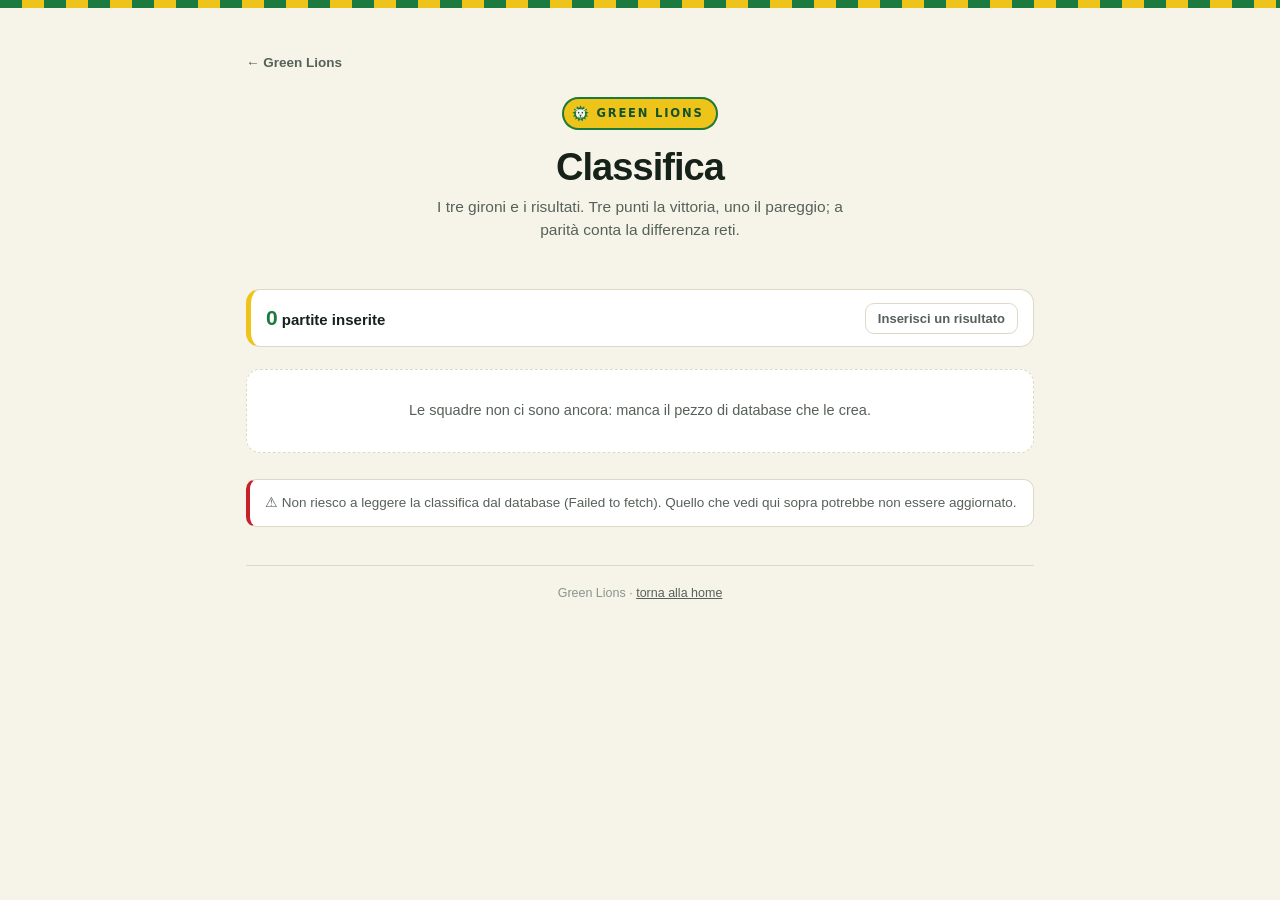
<file: classifica/index.html>
<!doctype html>
<html lang="it">
<head>
<meta charset="utf-8">
<meta name="viewport" content="width=device-width, initial-scale=1, viewport-fit=cover">
<!-- Pagina della squadra, non vetrina: il noindex la tiene fuori dai motori
     di ricerca. Ci si arriva dal link, come per le divise. -->
<meta name="robots" content="noindex">
<title>Classifica · Green Lions</title>
<meta name="description" content="La classifica dei gironi e i risultati del campionato.">
<meta name="theme-color" content="#1c7a3e">

<link rel="icon" type="image/svg+xml" href="/assets/img/leone.svg">
<link rel="icon" type="image/png" href="/assets/img/favicon.png">
<link rel="apple-touch-icon" href="/assets/img/apple-touch-icon.png">
<link rel="stylesheet" href="/assets/css/site.css">
<style>
  .girone { margin: 26px 0 0; }
  .girone > h2 {
    margin: 0 0 11px; font-size: 12px; font-weight: 800;
    letter-spacing: .13em; text-transform: uppercase; color: var(--ink-3);
  }
  .girone > h2 .nostro {
    margin-left: 8px; letter-spacing: .07em;
    padding: 4px 7px; border-radius: 999px; font-size: 9.5px;
    background: var(--accent-sf); color: var(--kit-verde);
  }
  @media (prefers-color-scheme: dark) { .girone > h2 .nostro { color: var(--accent); } }

  /* La tabella su un telefono stretto non ci sta: scorre lei, non la pagina. */
  .rotolo { overflow-x: auto; border: 1px solid var(--line); border-radius: var(--radius); background: var(--surface); }
  table.classifica { width: 100%; border-collapse: collapse; font-size: 14px; min-width: 430px; }
  table.classifica th, table.classifica td { padding: 9px 8px; text-align: right; white-space: nowrap; }
  table.classifica th {
    font-size: 10px; font-weight: 800; letter-spacing: .08em; text-transform: uppercase;
    color: var(--ink-3); border-bottom: 1px solid var(--line);
  }
  table.classifica td { border-bottom: 1px solid var(--line); font-variant-numeric: tabular-nums; }
  table.classifica tr:last-child td { border-bottom: none; }
  table.classifica .pos { width: 30px; text-align: center; color: var(--ink-3); font-size: 12.5px; }
  table.classifica .squadra { text-align: left; width: 99%; font-weight: 600; white-space: normal; }
  table.classifica .punti { font-weight: 800; font-size: 15px; }
  table.classifica tr.noi td { background: var(--accent-sf); }
  table.classifica tr.noi .squadra { color: var(--kit-verde); font-weight: 800; }
  @media (prefers-color-scheme: dark) { table.classifica tr.noi .squadra { color: var(--accent); } }

  /* la riga di taglio: chi sta sotto, dal girone da 4, è fuori */
  table.classifica tr.taglio td { border-bottom: 2px dashed var(--kit-rosso); }

  .partite { list-style: none; margin: 12px 0 0; padding: 0; }
  .partite li {
    display: flex; align-items: center; gap: 10px;
    padding: 9px 12px; margin: 0 0 6px;
    background: var(--surface); border: 1px solid var(--line); border-radius: 9px;
    font-size: 13.5px;
  }
  .partite .casa   { flex: 1; text-align: right; }
  .partite .ospite { flex: 1; }
  .partite .ris {
    flex: none; font-weight: 800; font-variant-numeric: tabular-nums;
    padding: 3px 9px; border-radius: 7px; background: var(--surface-2);
  }
  .partite .noi { font-weight: 800; color: var(--kit-verde); }
  @media (prefers-color-scheme: dark) { .partite .noi { color: var(--accent); } }
  .partite button { all: unset; cursor: pointer; display: flex; align-items: center; gap: 10px; width: 100%; }
  .partite button:focus-visible { outline: 2px solid var(--kit-verde); outline-offset: 3px; border-radius: 6px; }

  .terze {
    margin: 26px 0 0; padding: 15px 17px;
    background: var(--surface); border: 1px solid var(--line);
    border-left: 5px solid var(--kit-rosso); border-radius: var(--radius);
    font-size: 13.5px; color: var(--ink-2); line-height: 1.6;
  }
  .terze b { color: var(--ink); }
  #esito { margin: 0 0 16px; }
</style>
</head>
<body>

<div class="banda"></div>

<svg style="position:absolute;width:0;height:0" aria-hidden="true">
  <symbol id="leone" viewBox="0 0 100 100"><path d="M50.0 2.0 L58.1 17.0 L72.3 7.5 L72.5 24.6 L89.5 22.7 L81.8 37.9 L97.7 44.2 L83.8 54.1 L94.9 67.0 L78.0 69.3 L81.8 85.9 L65.8 80.1 L61.5 96.6 L50.0 84.0 L38.5 96.6 L34.2 80.1 L18.2 85.9 L22.0 69.3 L5.1 67.0 L16.2 54.1 L2.3 44.2 L18.2 37.9 L10.5 22.7 L27.5 24.6 L27.7 7.5 L41.9 17.0 Z" style="fill:var(--leo-criniera,#1c7a3e)"/>
  <circle cx="50" cy="50" r="34" style="fill:var(--leo-criniera,#1c7a3e)"/>
  <circle cx="29" cy="32" r="8.5" style="fill:var(--leo-faccia,#efc41a)"/>
  <circle cx="71" cy="32" r="8.5" style="fill:var(--leo-faccia,#efc41a)"/>
  <circle cx="29" cy="32" r="3.8" style="fill:var(--leo-tratti,#12522a)"/>
  <circle cx="71" cy="32" r="3.8" style="fill:var(--leo-tratti,#12522a)"/>
  <circle cx="50" cy="52" r="27" style="fill:var(--leo-faccia,#efc41a)"/>
  <ellipse cx="39" cy="45" rx="4.4" ry="5.4" style="fill:var(--leo-tratti,#12522a)"/>
  <ellipse cx="61" cy="45" rx="4.4" ry="5.4" style="fill:var(--leo-tratti,#12522a)"/>
  <path d="M50 66 L41.5 57.5 L58.5 57.5 Z" style="fill:var(--leo-tratti,#12522a)"/>
  <path d="M50 66 L50 72" fill="none" style="stroke:var(--leo-tratti,#12522a)" stroke-width="3.4" stroke-linecap="round"/>
  <path d="M50 72 q -7 6 -13 0" fill="none" style="stroke:var(--leo-tratti,#12522a)" stroke-width="3.4" stroke-linecap="round"/>
  <path d="M50 72 q  7 6  13 0" fill="none" style="stroke:var(--leo-tratti,#12522a)" stroke-width="3.4" stroke-linecap="round"/></symbol>
</svg>

<div class="wrap">

  <p><a class="back" href="/">← Green Lions</a></p>

  <header class="site-head">
    <span class="crest"><svg class="leo" viewBox="0 0 100 100" aria-hidden="true"><use href="#leone"></use></svg>Green Lions</span>
    <h1>Classifica</h1>
    <p class="lede">I tre gironi e i risultati. Tre punti la vittoria, uno il pareggio; a parità conta la differenza reti.</p>
  </header>

  <div class="msg ok" id="esito"></div>

  <div class="barra">
    <div class="conto" id="conto"><b>—</b> partite inserite</div>
    <button type="button" class="btn ghost piccolo" id="apriRisultato">Inserisci un risultato</button>
  </div>

  <div id="tabellone" class="caricamento"></div>

  <p class="note">Perché la classifica dica qualcosa servono anche i risultati delle altre squadre:
     li inserisce chi ha il codice di gestione. Le nostre partite, con orario e campo, stanno nel
     <a href="/calendario/">Calendario</a>; le regole del torneo nel <a href="/regolamento/">Regolamento</a>.</p>

  <footer class="site-footer">Green Lions · <a href="/">torna alla home</a></footer>

</div>


<dialog id="finestraRisultato">
  <div class="testata"></div>
  <form class="foglio" id="moduloRisultato" novalidate>
    <h2 id="titoloRisultato">Inserisci un risultato</h2>

    <div class="msg err" id="erroreRisultato"></div>

    <label><span>Girone</span>
      <select name="girone" id="sceltaGirone">
        <option value="A">Girone A</option>
        <option value="B" selected>Girone B — il nostro</option>
        <option value="C">Girone C</option>
      </select>
    </label>

    <label><span>In casa</span><select name="casa" id="sceltaCasa" required></select></label>
    <label><span>Ospite</span><select name="ospite" id="sceltaOspite" required></select></label>

    <div class="riga">
      <label><span>Gol in casa</span><input name="golCasa" type="number" min="0" max="99" required inputmode="numeric"></label>
      <label><span>Gol ospite</span><input name="golOspite" type="number" min="0" max="99" required inputmode="numeric"></label>
    </div>

    <label><span>Giocata il <small>(facoltativo)</small></span><input name="data" type="date"></label>
    <label><span>Codice di gestione</span><input name="codice" required maxlength="40" autocapitalize="characters" placeholder="il tuo, non quello del gruppo"></label>

    <div class="azioni">
      <button type="button" class="btn ghost" id="chiudiRisultato">Annulla</button>
      <button type="submit" class="btn primary" id="confermaRisultato">Salva</button>
    </div>

    <div class="separa" id="zonaEliminaRisultato" hidden>
      <button type="button" class="btn pericolo piccolo" id="eliminaRisultato" style="width:100%">Cancella questo risultato</button>
      <p class="appunto">La partita torna come non giocata e la classifica si ricalcola.</p>
    </div>
  </form>
</dialog>

<script src="/assets/js/supabase.js"></script>
<script>
const tabellone = document.getElementById('tabellone');
const esito     = document.getElementById('esito');

const finestraRisultato = document.getElementById('finestraRisultato');
const moduloRisultato   = document.getElementById('moduloRisultato');
const erroreRisultato   = document.getElementById('erroreRisultato');
const confermaRisultato = document.getElementById('confermaRisultato');

let classifica = [];
let partite = [];
let partitaInModifica = null;

const GIRONI = ['A', 'B', 'C'];
const perGirone = (g) => classifica.filter(r => r.girone === g);

async function carica() {
  GL_ULTIMO_ERRORE = null;
  [classifica, partite] = await Promise.all([
    glLeggi('classifica', 'select=*'),
    glLeggi('partite_pubbliche', 'select=*')
  ]);
  disegna();

  const nota = document.querySelector('.note');
  if (GL_ULTIMO_ERRORE) {
    nota.textContent = '⚠ Non riesco a leggere la classifica dal database (' + GL_ULTIMO_ERRORE +
      '). Quello che vedi qui sopra potrebbe non essere aggiornato.';
  }
}

function disegna() {
  tabellone.classList.remove('caricamento');
  tabellone.innerHTML = '';

  const giocate = partite.length;
  document.getElementById('conto').innerHTML =
    '<b>' + giocate + '</b> ' + (giocate === 1 ? 'partita inserita' : 'partite inserite');

  if (classifica.length === 0) {
    tabellone.innerHTML = '<p class="vuoto">Le squadre non ci sono ancora: manca il pezzo di database che le crea.</p>';
    return;
  }

  // il nostro girone per primo, gli altri dopo
  const nostro = (classifica.find(r => r.noi) || {}).girone;
  const ordine = [nostro, ...GIRONI.filter(g => g !== nostro)].filter(Boolean);

  for (const g of ordine) tabellone.appendChild(sezioneGirone(g, g === nostro));

  const nota = notaTerze();
  if (nota) tabellone.appendChild(nota);
}

function sezioneGirone(girone, nostro) {
  const righe = perGirone(girone);
  const sezione = document.createElement('section');
  sezione.className = 'girone';

  const titolo = document.createElement('h2');
  titolo.textContent = 'Girone ' + girone;
  if (nostro) {
    const bollo = document.createElement('span');
    bollo.className = 'nostro';
    bollo.textContent = 'il nostro';
    titolo.appendChild(bollo);
  }
  sezione.appendChild(titolo);

  const rotolo = document.createElement('div');
  rotolo.className = 'rotolo';
  const tabella = document.createElement('table');
  tabella.className = 'classifica';
  tabella.innerHTML =
    '<thead><tr><th class="pos"></th><th class="squadra">Squadra</th>' +
    '<th>G</th><th>V</th><th>N</th><th>P</th><th>GF</th><th>GS</th><th>DR</th><th class="punti">Pt</th></tr></thead>' +
    '<tbody></tbody>';
  const corpo = tabella.querySelector('tbody');

  righe.forEach((r, i) => {
    const riga = document.createElement('tr');
    if (r.noi) riga.classList.add('noi');
    // nei gironi da 4 l'ultima è eliminata: la riga di taglio lo mostra
    if (righe.length === 4 && i === 2) riga.classList.add('taglio');

    riga.innerHTML = '<td class="pos"></td><td class="squadra"></td>' +
      '<td></td><td></td><td></td><td></td><td></td><td></td><td></td><td class="punti"></td>';
    const c = riga.querySelectorAll('td');
    c[0].textContent = i + 1;
    c[1].textContent = r.nome;
    c[2].textContent = r.giocate;
    c[3].textContent = r.vinte;
    c[4].textContent = r.pari;
    c[5].textContent = r.perse;
    c[6].textContent = r.gol_fatti;
    c[7].textContent = r.gol_subiti;
    c[8].textContent = (r.differenza > 0 ? '+' : '') + r.differenza;
    c[9].textContent = r.punti;
    corpo.appendChild(riga);
  });

  rotolo.appendChild(tabella);
  sezione.appendChild(rotolo);

  const incontri = partite.filter(p => p.girone === girone);
  if (incontri.length) sezione.appendChild(elencoPartite(incontri));

  return sezione;
}

function elencoPartite(incontri) {
  const lista = document.createElement('ul');
  lista.className = 'partite';

  for (const p of incontri) {
    const voce = document.createElement('li');
    const bottone = document.createElement('button');
    bottone.type = 'button';
    bottone.innerHTML = '<span class="casa"></span><span class="ris"></span><span class="ospite"></span>';

    const casa = bottone.querySelector('.casa');
    casa.textContent = p.casa;
    if (nostraSquadra(p.casa)) casa.classList.add('noi');

    const ospite = bottone.querySelector('.ospite');
    ospite.textContent = p.ospite;
    if (nostraSquadra(p.ospite)) ospite.classList.add('noi');

    bottone.querySelector('.ris').textContent = p.gol_casa + '–' + p.gol_ospite;
    bottone.setAttribute('aria-label',
      'Correggi ' + p.casa + ' ' + p.gol_casa + ' a ' + p.gol_ospite + ' ' + p.ospite);
    bottone.onclick = () => apriRisultato(p);

    voce.appendChild(bottone);
    lista.appendChild(voce);
  }
  return lista;
}

const nostraSquadra = (nome) => classifica.some(r => r.noi && r.nome === nome);

/* La regola che manda a casa una delle due terze: non è la posizione,
   è la differenza reti confrontata fra due gironi diversi. */
function notaTerze() {
  const terze = ['A', 'B'].map(g => perGirone(g)[2]).filter(Boolean);
  if (terze.length < 2) return null;

  const p = document.createElement('p');
  p.className = 'terze';

  if (terze.some(t => t.giocate === 0)) {
    p.innerHTML = '<b>Le due terze.</b> Fra la terza del girone A e quella del girone B ne resta ' +
      'una sola: esce quella con la differenza reti peggiore. Troppo presto per dire quale.';
    return p;
  }

  const [x, y] = [...terze].sort((a, b) => b.differenza - a.differenza);
  if (x.differenza === y.differenza) {
    p.innerHTML = '<b>Le due terze sono pari.</b> ' + x.nome + ' e ' + y.nome +
      ' hanno la stessa differenza reti (' + (x.differenza > 0 ? '+' : '') + x.differenza +
      '): il regolamento non dice cosa succede in questo caso, ' +
      'è uno dei punti da farsi confermare.';
    return p;
  }

  const segno = (n) => (n > 0 ? '+' : '') + n;
  p.innerHTML = '<b>Fra le due terze</b>, allo stato attuale passerebbe <b>' + x.nome +
    '</b> (girone ' + x.girone + ', differenza ' + segno(x.differenza) + ') e uscirebbe <b>' +
    y.nome + '</b> (girone ' + y.girone + ', differenza ' + segno(y.differenza) + ').';
  return p;
}

/* ---------------- inserire e correggere un risultato ---------------- */

function riempiTendine(girone, casaId, ospiteId) {
  const squadre = perGirone(girone).slice().sort((a, b) => a.nome.localeCompare(b.nome, 'it'));
  for (const [elemento, scelto] of [['sceltaCasa', casaId], ['sceltaOspite', ospiteId]]) {
    const tendina = document.getElementById(elemento);
    tendina.innerHTML = '';
    tendina.appendChild(new Option('— scegli —', ''));
    for (const s of squadre) tendina.appendChild(new Option(s.nome, s.id, false, String(s.id) === String(scelto)));
  }
}

function apriRisultato(p) {
  partitaInModifica = p || null;
  erroreRisultato.classList.remove('mostra');
  moduloRisultato.reset();

  document.getElementById('titoloRisultato').textContent = p ? 'Correggi il risultato' : 'Inserisci un risultato';
  document.getElementById('zonaEliminaRisultato').hidden = !p;

  const girone = p ? p.girone : (classifica.find(r => r.noi) || { girone: 'B' }).girone;
  moduloRisultato.elements.girone.value = girone;
  riempiTendine(girone, p && p.casa_id, p && p.ospite_id);

  if (p) {
    moduloRisultato.elements.golCasa.value = p.gol_casa;
    moduloRisultato.elements.golOspite.value = p.gol_ospite;
    if (p.giocata_il) moduloRisultato.elements.data.value = p.giocata_il;
  }

  finestraRisultato.showModal();
}

document.getElementById('sceltaGirone').onchange = (ev) => riempiTendine(ev.target.value);

moduloRisultato.addEventListener('submit', async ev => {
  ev.preventDefault();
  erroreRisultato.classList.remove('mostra');

  const d = Object.fromEntries(new FormData(moduloRisultato));
  if (!d.casa || !d.ospite) return erroreIn(erroreRisultato, 'Scegli tutt\'e due le squadre.');
  if (d.casa === d.ospite) return erroreIn(erroreRisultato, GL_MESSAGGI.STESSA_SQUADRA);
  const gc = Number(d.golCasa), go = Number(d.golOspite);
  if (!(gc >= 0 && gc <= 99 && go >= 0 && go <= 99) || d.golCasa === '' || d.golOspite === '') {
    return erroreIn(erroreRisultato, GL_MESSAGGI.GOL_NON_VALIDI);
  }
  if (!d.codice.trim()) return erroreIn(erroreRisultato, 'Manca il codice di gestione.');

  confermaRisultato.disabled = true;
  confermaRisultato.textContent = 'Un attimo…';

  try {
    await glChiama('segna_risultato', {
      _codice: d.codice.trim(),
      _casa_id: Number(d.casa),
      _ospite_id: Number(d.ospite),
      _gol_casa: gc,
      _gol_ospite: go,
      _giocata_il: d.data || null
    });
    finestraRisultato.close();
    esito.textContent = 'Risultato salvato.';
    esito.classList.add('mostra');
    await carica();
  } catch (e) {
    erroreIn(erroreRisultato, glMessaggio(e));
  } finally {
    confermaRisultato.disabled = false;
    confermaRisultato.textContent = 'Salva';
  }
});

document.getElementById('eliminaRisultato').onclick = async () => {
  if (!partitaInModifica) return;
  const codice = moduloRisultato.elements.codice.value.trim();
  if (!codice) return erroreIn(erroreRisultato, 'Scrivi il codice di gestione per cancellare.');
  if (!confirm('Cancellare ' + partitaInModifica.casa + ' – ' + partitaInModifica.ospite + '?')) return;

  try {
    await glChiama('elimina_risultato', { _codice: codice, _partita_id: partitaInModifica.id });
    finestraRisultato.close();
    esito.textContent = 'Risultato cancellato.';
    esito.classList.add('mostra');
    await carica();
  } catch (e) {
    erroreIn(erroreRisultato, glMessaggio(e));
  }
};

function erroreIn(riquadro, testo) {
  riquadro.textContent = testo;
  riquadro.classList.add('mostra');
  riquadro.scrollIntoView({ block: 'nearest' });
}

document.getElementById('apriRisultato').onclick = () => apriRisultato(null);
document.getElementById('chiudiRisultato').onclick = () => finestraRisultato.close();

carica();
</script>
</body>
</html>
</file>
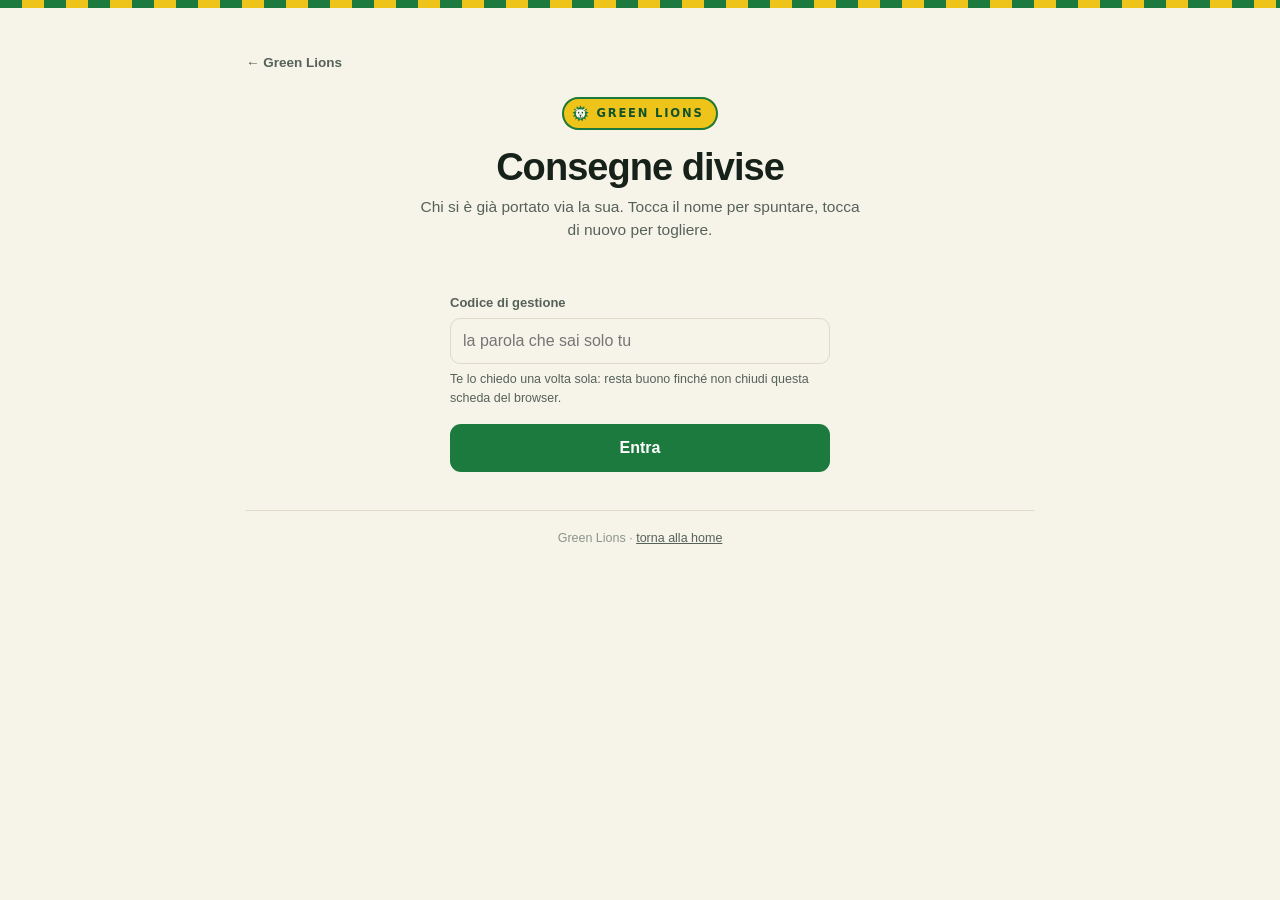
<file: consegne/index.html>
<!doctype html>
<html lang="it">
<head>
<meta charset="utf-8">
<meta name="viewport" content="width=device-width, initial-scale=1, viewport-fit=cover">
<!-- Pagina di sola gestione: non deve finire da nessuna parte. -->
<meta name="robots" content="noindex, nofollow">
<title>Consegne divise · Green Lions</title>
<meta name="theme-color" content="#1c7a3e">

<link rel="icon" type="image/svg+xml" href="/assets/img/leone.svg">
<link rel="icon" type="image/png" href="/assets/img/favicon.png">
<link rel="apple-touch-icon" href="/assets/img/apple-touch-icon.png">
<link rel="stylesheet" href="/assets/css/site.css">
<style>
  /* ============================================================
     Pagina da usare in piedi, al campo, con una mano sola.
     Bersagli grandi, nessuna conferma, nessun passaggio in più.
     ============================================================ */

  .consegne { list-style: none; margin: 0; padding: 0; }
  .consegne li { margin: 0 0 8px; }

  .riga {
    display: flex; align-items: center; gap: 14px; width: 100%;
    min-height: 64px; padding: 10px 14px;
    background: var(--surface); border: 1px solid var(--line);
    border-left: 5px solid var(--line);
    border-radius: 13px;
    font: inherit; color: inherit; text-align: left; cursor: pointer;
    -webkit-tap-highlight-color: transparent;
    transition: background .18s, border-color .18s;
  }
  .riga:focus-visible { outline: 3px solid var(--kit-verde); outline-offset: 2px; }
  .riga:active { transform: scale(.995); }

  .maglia {
    flex: none; width: 44px; height: 44px; display: grid; place-items: center;
    border-radius: 11px; background: var(--surface-2); color: var(--ink-2);
    font-weight: 800; font-size: 19px; font-variant-numeric: tabular-nums;
  }
  .chi { flex: 1; min-width: 0; font-size: 16.5px; font-weight: 600; line-height: 1.25; }
  .chi small { display: block; font-weight: 400; font-size: 11.5px; color: var(--ink-3); margin-top: 2px; }

  .spunta {
    flex: none; width: 34px; height: 34px; border-radius: 50%;
    border: 2px solid var(--line); display: grid; place-items: center;
    color: transparent; font-size: 19px; font-weight: 800; line-height: 1;
  }

  /* consegnata */
  .riga.fatta { background: var(--accent-sf); border-left-color: var(--kit-verde); }
  .riga.fatta .maglia { background: var(--kit-verde); color: #fff; }
  .riga.fatta .chi { color: var(--kit-verde-s); }
  .riga.fatta .spunta { background: var(--kit-verde); border-color: var(--kit-verde); color: #fff; }
  @media (prefers-color-scheme: dark) {
    .riga.fatta .maglia { background: var(--accent); color: var(--accent-ink); }
    .riga.fatta .chi { color: var(--accent); }
    .riga.fatta .spunta { background: var(--accent); border-color: var(--accent); color: var(--accent-ink); }
  }

  /* mentre il database non ha ancora confermato */
  .riga.inviando { opacity: .55; }

  .filtro {
    display: flex; align-items: center; gap: 8px; margin: 0;
    font-size: 14px; font-weight: 600; color: var(--ink-2); cursor: pointer;
  }
  .filtro input { width: auto; margin: 0; accent-color: var(--kit-verde); width: 20px; height: 20px; }

  #ingresso { max-width: 380px; margin: 30px auto 0; }
  #ingresso .btn { width: 100%; padding: 15px; font-size: 16px; }
  .fondo { margin: 26px 0 0; text-align: center; }
  #esito { margin: 0 0 14px; }
</style>
</head>
<body>

<div class="banda"></div>

<svg style="position:absolute;width:0;height:0" aria-hidden="true">
  <symbol id="leone" viewBox="0 0 100 100"><path d="M50.0 2.0 L58.1 17.0 L72.3 7.5 L72.5 24.6 L89.5 22.7 L81.8 37.9 L97.7 44.2 L83.8 54.1 L94.9 67.0 L78.0 69.3 L81.8 85.9 L65.8 80.1 L61.5 96.6 L50.0 84.0 L38.5 96.6 L34.2 80.1 L18.2 85.9 L22.0 69.3 L5.1 67.0 L16.2 54.1 L2.3 44.2 L18.2 37.9 L10.5 22.7 L27.5 24.6 L27.7 7.5 L41.9 17.0 Z" style="fill:var(--leo-criniera,#1c7a3e)"/>
  <circle cx="50" cy="50" r="34" style="fill:var(--leo-criniera,#1c7a3e)"/>
  <circle cx="29" cy="32" r="8.5" style="fill:var(--leo-faccia,#efc41a)"/>
  <circle cx="71" cy="32" r="8.5" style="fill:var(--leo-faccia,#efc41a)"/>
  <circle cx="29" cy="32" r="3.8" style="fill:var(--leo-tratti,#12522a)"/>
  <circle cx="71" cy="32" r="3.8" style="fill:var(--leo-tratti,#12522a)"/>
  <circle cx="50" cy="52" r="27" style="fill:var(--leo-faccia,#efc41a)"/>
  <ellipse cx="39" cy="45" rx="4.4" ry="5.4" style="fill:var(--leo-tratti,#12522a)"/>
  <ellipse cx="61" cy="45" rx="4.4" ry="5.4" style="fill:var(--leo-tratti,#12522a)"/>
  <path d="M50 66 L41.5 57.5 L58.5 57.5 Z" style="fill:var(--leo-tratti,#12522a)"/>
  <path d="M50 66 L50 72" fill="none" style="stroke:var(--leo-tratti,#12522a)" stroke-width="3.4" stroke-linecap="round"/>
  <path d="M50 72 q -7 6 -13 0" fill="none" style="stroke:var(--leo-tratti,#12522a)" stroke-width="3.4" stroke-linecap="round"/>
  <path d="M50 72 q  7 6  13 0" fill="none" style="stroke:var(--leo-tratti,#12522a)" stroke-width="3.4" stroke-linecap="round"/></symbol>
</svg>

<div class="wrap">

  <p><a class="back" href="/">← Green Lions</a></p>

  <header class="site-head">
    <span class="crest"><svg class="leo" viewBox="0 0 100 100" aria-hidden="true"><use href="#leone"></use></svg>Green Lions</span>
    <h1>Consegne divise</h1>
    <p class="lede">Chi si è già portato via la sua. Tocca il nome per spuntare, tocca di nuovo per togliere.</p>
  </header>

  <!-- ---------- sblocco, una volta sola ---------- -->
  <div id="ingresso">
    <form id="moduloIngresso" novalidate>
      <div class="msg err" id="erroreIngresso"></div>
      <label><span>Codice di gestione</span>
        <input name="codice" type="password" required maxlength="40" autocomplete="off"
               autocapitalize="characters" placeholder="la parola che sai solo tu">
      </label>
      <p class="appunto" style="margin:-6px 0 16px;font-size:12.5px;color:var(--ink-2)">
        Te lo chiedo una volta sola: resta buono finché non chiudi questa scheda del browser.</p>
      <button type="submit" class="btn primary" id="entra">Entra</button>
    </form>
  </div>

  <!-- ---------- il lavoro vero ---------- -->
  <div id="lavoro" hidden>
    <div class="msg err" id="esito"></div>

    <div class="barra">
      <div class="conto" id="conto"><b>—</b></div>
      <label class="filtro">
        <input type="checkbox" id="soloDaFare">
        <span>solo da consegnare</span>
      </label>
    </div>

    <ul class="consegne" id="elenco"></ul>
    <p class="vuoto" id="niente" hidden></p>

    <div class="fondo">
      <button type="button" class="btn ghost piccolo" id="esci">Esci dalla gestione</button>
    </div>
  </div>

  <footer class="site-footer">Green Lions · <a href="/">torna alla home</a></footer>

</div>

<script src="/assets/js/supabase.js"></script>
<script>
/* ============================================================
   Il codice sta in sessionStorage e non in una variabile
   qualsiasi: al campo basta che il telefono ricarichi la pagina
   — cambio applicazione, schermo che si spegne — per perderla,
   e ridigitare la parola davanti a tutti ogni volta non va bene.
   Con sessionStorage sopravvive al ricaricamento e sparisce
   quando chiudi la scheda. Non e' un login: e' un promemoria
   che dura quanto dura la sessione.
   ============================================================ */
const CHIAVE = 'gl-consegne-codice';

function codiceSalvato() {
  try { return sessionStorage.getItem(CHIAVE); } catch { return null; }
}
function salvaCodice(c) {
  try { sessionStorage.setItem(CHIAVE, c); } catch { /* pazienza, resta in memoria */ }
}
function dimenticaCodice() {
  try { sessionStorage.removeItem(CHIAVE); } catch {}
}

let codice = codiceSalvato();
let consegne = [];
let inCorso = new Set();

const ingresso = document.getElementById('ingresso');
const lavoro   = document.getElementById('lavoro');
const elenco   = document.getElementById('elenco');
const esito    = document.getElementById('esito');
const erroreIngresso = document.getElementById('erroreIngresso');

/* Torna stringa vuota se non e' una data buona, invece di sollevare
   RangeError: un valore inatteso deve costare una riga senza orario, non
   una pagina che smette di disegnarsi in mezzo al campo. */
function quando(iso) {
  const d = new Date(iso);
  if (isNaN(d.getTime())) return '';
  return new Intl.DateTimeFormat('it-IT', {
    timeZone: 'Europe/Rome', day: 'numeric', month: 'short',
    hour: '2-digit', minute: '2-digit'
  }).format(d);
}

async function carica() {
  consegne = await glChiama('consegne', { _codice: codice }) || [];
  disegna();
}

function disegna() {
  const soloDaFare = document.getElementById('soloDaFare').checked;
  const fatte = consegne.filter(c => c.consegnata_il).length;

  document.getElementById('conto').innerHTML =
    '<b>' + fatte + '</b> su ' + consegne.length + ' consegnate';

  const visibili = soloDaFare ? consegne.filter(c => !c.consegnata_il) : consegne;

  elenco.innerHTML = '';
  for (const c of visibili) {
    const voce = document.createElement('li');
    const riga = document.createElement('button');
    riga.type = 'button';
    riga.className = 'riga' + (c.consegnata_il ? ' fatta' : '') +
                     (inCorso.has(c.numero) ? ' inviando' : '');
    riga.innerHTML = '<span class="maglia"></span><span class="chi"><span class="nome"></span></span>' +
                     '<span class="spunta">✓</span>';
    riga.querySelector('.maglia').textContent = c.numero;
    riga.querySelector('.nome').textContent = c.nome + ' ' + c.cognome;

    const orario = c.consegnata_il ? quando(c.consegnata_il) : '';
    if (orario) {
      const data = document.createElement('small');
      data.textContent = 'consegnata ' + orario;
      riga.querySelector('.chi').appendChild(data);
    }

    riga.setAttribute('aria-pressed', c.consegnata_il ? 'true' : 'false');
    riga.setAttribute('aria-label', 'Divisa ' + c.numero + ', ' + c.nome + ' ' + c.cognome +
      (c.consegnata_il ? ': consegnata' : ': da consegnare'));
    riga.onclick = () => commuta(c.numero);

    voce.appendChild(riga);
    elenco.appendChild(voce);
  }

  const niente = document.getElementById('niente');
  niente.hidden = visibili.length > 0;
  if (!visibili.length) {
    niente.textContent = consegne.length === 0
      ? 'Non risulta nessuna prenotazione.'
      : 'Consegnate tutte. Non manca nessuno.';
  }
}

/* Il segno appare subito e la scrittura viaggia dietro: al campo non si
   aspetta il database con la gente davanti. Se va storto si torna indietro
   da soli e si dice cos'e' successo. */
async function commuta(numero) {
  const riga = consegne.find(c => c.numero === numero);
  if (!riga || inCorso.has(numero)) return;

  const prima = riga.consegnata_il;
  const nuovo = !prima;

  riga.consegnata_il = nuovo ? new Date().toISOString() : null;
  inCorso.add(numero);
  esito.classList.remove('mostra');
  disegna();

  if (navigator.vibrate) navigator.vibrate(12);

  try {
    const registrato = await glChiama('segna_consegna', {
      _codice: codice, _numero: numero, _consegnata: nuovo
    });
    riga.consegnata_il = registrato;   // il momento vero, quello del database
  } catch (e) {
    riga.consegnata_il = prima;        // com'era
    esito.textContent = 'Non sono riuscito a salvare la ' + numero + ': ' + glMessaggio(e);
    esito.classList.add('mostra');
  } finally {
    inCorso.delete(numero);
    disegna();
  }
}

/* ---------------- ingresso e uscita ---------------- */

async function entra(parola) {
  consegne = await glChiama('consegne', { _codice: parola }) || [];
  codice = parola;
  salvaCodice(parola);
  ingresso.hidden = true;
  lavoro.hidden = false;
  disegna();
}

document.getElementById('moduloIngresso').addEventListener('submit', async ev => {
  ev.preventDefault();
  erroreIngresso.classList.remove('mostra');

  const parola = ev.target.elements.codice.value.trim();
  if (!parola) {
    erroreIngresso.textContent = 'Manca il codice.';
    erroreIngresso.classList.add('mostra');
    return;
  }

  const bottone = document.getElementById('entra');
  bottone.disabled = true;
  bottone.textContent = 'Un attimo…';
  try {
    await entra(parola);
  } catch (e) {
    erroreIngresso.textContent = glMessaggio(e);
    erroreIngresso.classList.add('mostra');
  } finally {
    bottone.disabled = false;
    bottone.textContent = 'Entra';
  }
});

document.getElementById('esci').onclick = () => {
  dimenticaCodice();
  codice = null;
  consegne = [];
  lavoro.hidden = true;
  ingresso.hidden = false;
  document.getElementById('moduloIngresso').reset();
};

document.getElementById('soloDaFare').onchange = disegna;

/* Se il codice c'e' gia' da prima, si entra senza chiedere niente. */
if (codice) {
  ingresso.hidden = true;
  lavoro.hidden = false;
  carica().catch(() => {
    // non vale piu': si torna a chiedere
    dimenticaCodice();
    codice = null;
    lavoro.hidden = true;
    ingresso.hidden = false;
  });
}
</script>
</body>
</html>
</file>
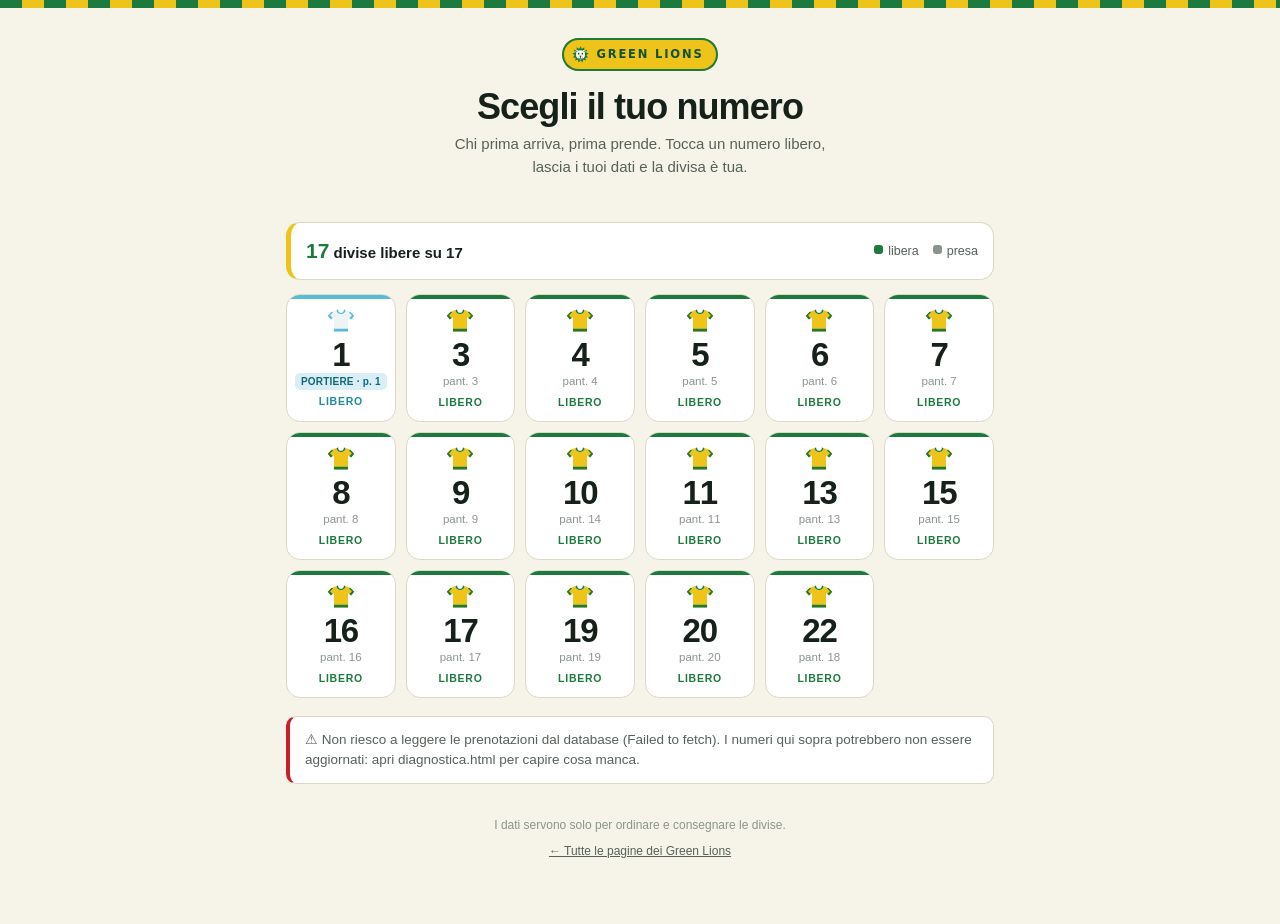
<file: divise/index.html>
<!doctype html>
<html lang="it">
<head>
<meta charset="utf-8">
<meta name="viewport" content="width=device-width, initial-scale=1, viewport-fit=cover">
<meta name="robots" content="noindex, nofollow">
<title>Scegli il tuo numero · Green Lions</title>
<meta name="description" content="17 divise, chi prima arriva prima prende. Scegli il tuo numero e lascia i tuoi dati.">
<meta name="theme-color" content="#1c7a3e">

<!-- Il leone nella scheda del browser. È scritto qui dentro, quindi
     funziona anche se i due .png qui sotto non vengono caricati. -->
<link rel="icon" type="image/svg+xml" href="data:image/svg+xml,%3Csvg%20xmlns='http://www.w3.org/2000/svg'%20viewBox='0%200%20100%20100'%3E%0A%20%20%3Cpath%20d='M50.0%202.0%20L58.1%2017.0%20L72.3%207.5%20L72.5%2024.6%20L89.5%2022.7%20L81.8%2037.9%20L97.7%2044.2%20L83.8%2054.1%20L94.9%2067.0%20L78.0%2069.3%20L81.8%2085.9%20L65.8%2080.1%20L61.5%2096.6%20L50.0%2084.0%20L38.5%2096.6%20L34.2%2080.1%20L18.2%2085.9%20L22.0%2069.3%20L5.1%2067.0%20L16.2%2054.1%20L2.3%2044.2%20L18.2%2037.9%20L10.5%2022.7%20L27.5%2024.6%20L27.7%207.5%20L41.9%2017.0%20Z'%20style='fill:var(--leo-criniera,%231c7a3e)'/%3E%0A%20%20%3Ccircle%20cx='50'%20cy='50'%20r='34'%20style='fill:var(--leo-criniera,%231c7a3e)'/%3E%0A%20%20%3Ccircle%20cx='29'%20cy='32'%20r='8.5'%20style='fill:var(--leo-faccia,%23efc41a)'/%3E%0A%20%20%3Ccircle%20cx='71'%20cy='32'%20r='8.5'%20style='fill:var(--leo-faccia,%23efc41a)'/%3E%0A%20%20%3Ccircle%20cx='29'%20cy='32'%20r='3.8'%20style='fill:var(--leo-tratti,%2312522a)'/%3E%0A%20%20%3Ccircle%20cx='71'%20cy='32'%20r='3.8'%20style='fill:var(--leo-tratti,%2312522a)'/%3E%0A%20%20%3Ccircle%20cx='50'%20cy='52'%20r='27'%20style='fill:var(--leo-faccia,%23efc41a)'/%3E%0A%20%20%3Cellipse%20cx='39'%20cy='45'%20rx='4.4'%20ry='5.4'%20style='fill:var(--leo-tratti,%2312522a)'/%3E%0A%20%20%3Cellipse%20cx='61'%20cy='45'%20rx='4.4'%20ry='5.4'%20style='fill:var(--leo-tratti,%2312522a)'/%3E%0A%20%20%3Cpath%20d='M50%2066%20L41.5%2057.5%20L58.5%2057.5%20Z'%20style='fill:var(--leo-tratti,%2312522a)'/%3E%0A%20%20%3Cpath%20d='M50%2066%20L50%2072'%20fill='none'%20style='stroke:var(--leo-tratti,%2312522a)'%20stroke-width='3.4'%20stroke-linecap='round'/%3E%0A%20%20%3Cpath%20d='M50%2072%20q%20-7%206%20-13%200'%20fill='none'%20style='stroke:var(--leo-tratti,%2312522a)'%20stroke-width='3.4'%20stroke-linecap='round'/%3E%0A%20%20%3Cpath%20d='M50%2072%20q%20%207%206%20%2013%200'%20fill='none'%20style='stroke:var(--leo-tratti,%2312522a)'%20stroke-width='3.4'%20stroke-linecap='round'/%3E%0A%3C/svg%3E">
<link rel="icon" type="image/png" href="/assets/img/favicon.png">
<link rel="apple-touch-icon" href="/assets/img/apple-touch-icon.png">

<!-- Anteprima quando il link viene incollato su WhatsApp.
     DOMINIO: se il sito cambia indirizzo, aggiorna og:image e og:url.
     In README c'è il comando per farlo su tutte le pagine in un colpo solo. -->
<meta property="og:type" content="website">
<meta property="og:title" content="Divise Green Lions — scegli il tuo numero">
<meta property="og:description" content="17 divise, chi prima arriva prima prende. Tocca un numero libero e lascia i tuoi dati.">
<meta property="og:image" content="https://divisegreenlions.netlify.app/assets/img/og-image.png">
<meta property="og:url" content="https://divisegreenlions.netlify.app/divise/">
<meta name="twitter:card" content="summary_large_image">
<style>
  :root {
    /* colori presi dalle divise: giallo e verde della prima maglia,
       bianco e azzurro del portiere, rosso della seconda */
    --kit-giallo:  #efc41a;
    --kit-verde:   #1c7a3e;
    --kit-verde-s: #12522a;
    --kit-rosso:   #c8202b;
    --kit-bianco:  #eef3f4;
    --kit-azzurro: #58bcd6;

    --bg:        #f6f4e9;
    --surface:   #ffffff;
    --surface-2: #ece9d9;
    --ink:       #16211a;
    --ink-2:     #566159;
    --ink-3:     #8b948c;
    --line:      #ddd9c6;
    --accent:    var(--kit-verde);
    --accent-ink:#ffffff;
    --accent-sf: #e2f0e5;
    --danger:    #9d1a24;
    --danger-sf: #fbeae9;
    --radius:    14px;
    --shadow:    0 1px 2px rgba(18,40,26,.07), 0 10px 26px -14px rgba(18,40,26,.35);
  }
  @media (prefers-color-scheme: dark) {
    :root {
      --bg:        #0d1610;
      --surface:   #15201a;
      --surface-2: #1e2b23;
      --ink:       #eaf0ea;
      --ink-2:     #9fada3;
      --ink-3:     #67756c;
      --line:      #27352c;
      --accent:    #3fb56e;
      --accent-ink:#06170d;
      --accent-sf: #16311f;
      --danger:    #f0999b;
      --danger-sf: #33191b;
      --shadow:    0 1px 2px rgba(0,0,0,.5), 0 10px 26px -14px rgba(0,0,0,.8);
    }
  }

  * { box-sizing: border-box; }
  html { -webkit-text-size-adjust: 100%; }
  body {
    margin: 0;
    background: var(--bg);
    color: var(--ink);
    font: 400 16px/1.5 ui-sans-serif, -apple-system, "Segoe UI", Roboto, Helvetica, Arial, sans-serif;
    padding: 0 0 env(safe-area-inset-bottom);
  }

  /* fascia superiore a righe, come la maglia gialloverde */
  .banda {
    height: 8px;
    background: repeating-linear-gradient(
      90deg,
      var(--kit-verde) 0 22px,
      var(--kit-giallo) 22px 44px
    );
  }

  .wrap { max-width: 740px; margin: 0 auto; padding: 26px 16px 64px; }

  header { text-align: center; padding: 4px 0 20px; }
  .crest {
    display: inline-flex; align-items: center; gap: 7px;
    font: 800 11.5px/1 ui-sans-serif, system-ui, sans-serif;
    letter-spacing: .16em; text-transform: uppercase;
    color: var(--kit-verde-s);
    background: var(--kit-giallo);
    padding: 8px 14px; border-radius: 999px;
    box-shadow: inset 0 0 0 2px var(--kit-verde);
  }
  @media (prefers-color-scheme: dark) { .crest { color: #123; } }
  .leo { width: 17px; height: 17px; flex: none; margin-left: -4px; }
  /* nel bollino giallo il muso del leone diventa crema, altrimenti si confonde col fondo */
  .crest .leo { --leo-faccia: #f8f6ec; }
  h1 { margin: 16px 0 6px; font-size: clamp(27px, 6.4vw, 36px); line-height: 1.12; letter-spacing: -.025em; }
  .lede { margin: 0 auto; max-width: 46ch; color: var(--ink-2); font-size: 15px; }

  .bar {
    display: flex; flex-wrap: wrap; align-items: center; justify-content: space-between;
    gap: 10px; margin: 24px 0 14px; padding: 12px 15px;
    background: var(--surface); border: 1px solid var(--line);
    border-left: 5px solid var(--kit-giallo);
    border-radius: var(--radius);
  }
  .count { font-weight: 650; font-size: 15px; }
  .count b { font-size: 21px; color: var(--accent); }
  .legend { display: flex; gap: 14px; font-size: 12.5px; color: var(--ink-2); }
  .legend i { display: inline-block; width: 9px; height: 9px; border-radius: 3px; margin-right: 5px; vertical-align: 1px; }
  .legend .free  { background: var(--kit-verde); }
  .legend .taken { background: var(--ink-3); }

  .grid { display: grid; grid-template-columns: repeat(auto-fill, minmax(98px, 1fr)); gap: 10px; }

  .kit {
    position: relative;
    appearance: none; -webkit-appearance: none;
    font: inherit; text-align: center; color: inherit;
    background: var(--surface);
    border: 1px solid var(--line);
    border-radius: var(--radius);
    padding: 12px 8px 10px;
    cursor: pointer;
    transition: transform .12s ease, border-color .12s, box-shadow .12s;
    min-height: 128px;
    display: flex; flex-direction: column; align-items: center; justify-content: center; gap: 2px;
    overflow: hidden;
    --maglia: var(--kit-giallo);
    --trim:   var(--kit-verde);
  }
  .kit::before {
    content: ""; position: absolute; inset: 0 0 auto; height: 4px;
    background: var(--trim);
  }
  .kit:hover:not(:disabled) { border-color: var(--kit-verde); transform: translateY(-2px); box-shadow: var(--shadow); }
  .kit:active:not(:disabled) { transform: translateY(0); }
  .kit:focus-visible { outline: 2px solid var(--kit-verde); outline-offset: 2px; }

  .jersey { width: 30px; height: 27px; display: block; margin-bottom: 2px; }

  .kit .num { font-size: 33px; font-weight: 800; line-height: 1; letter-spacing: -.035em; font-variant-numeric: tabular-nums; }
  .kit .sub { font-size: 11.5px; color: var(--ink-3); }
  .kit .state { font-size: 10.5px; font-weight: 700; letter-spacing: .07em; text-transform: uppercase; color: var(--kit-verde); margin-top: 2px; }

  .kit[data-taken] { background: var(--surface-2); cursor: not-allowed; }
  .kit[data-taken] .jersey { filter: grayscale(1); opacity: .4; }
  .kit[data-taken]::before { background: var(--ink-3); opacity: .4; }
  .kit[data-taken] .num, .kit[data-taken] .state, .kit[data-taken] .sub { color: var(--ink-3); }

  /* il portiere ha la divisa bianca e azzurra */
  .kit[data-gk] { --maglia: var(--kit-bianco); --trim: var(--kit-azzurro); }
  .kit[data-gk] .state { color: #1f8ba5; }
  .kit[data-gk]:hover:not(:disabled) { border-color: var(--kit-azzurro); }
  .kit[data-gk] .sub {
    color: #14647a; background: #d9eff5;
    border-radius: 5px; padding: 1px 6px; font-weight: 700;
    font-size: 10px; letter-spacing: .02em; white-space: nowrap;
  }
  @media (prefers-color-scheme: dark) {
    .kit[data-gk] .sub { color: #bfe8f2; background: #123640; }
    .kit[data-gk] .state { color: var(--kit-azzurro); }
  }
  .kit[data-taken][data-gk] .sub { color: var(--ink-3); background: transparent; }

  .note {
    margin: 18px 0 0; padding: 13px 15px;
    background: var(--surface); border: 1px solid var(--line);
    border-left: 4px solid var(--kit-rosso);
    border-radius: 10px; font-size: 13.5px; color: var(--ink-2);
  }

  dialog {
    border: none; border-radius: 18px; padding: 0;
    background: var(--surface); color: var(--ink);
    width: min(440px, calc(100vw - 24px));
    box-shadow: var(--shadow); overflow: hidden;
  }
  dialog::backdrop { background: rgba(9,22,14,.6); backdrop-filter: blur(2px); }
  .testata { height: 6px; background: linear-gradient(90deg, var(--kit-verde), var(--kit-giallo)); }
  .sheet { padding: 20px 22px 22px; }
  .sheet h2 { margin: 0 0 4px; font-size: 20px; letter-spacing: -.015em; }
  .sheet .pick { display: flex; align-items: center; gap: 11px; margin: 10px 0 18px; color: var(--ink-2); font-size: 14px; }
  .sheet .pick b { font-size: 31px; color: var(--kit-verde); font-weight: 800; font-variant-numeric: tabular-nums; }
  .sheet .pick .jersey { width: 34px; height: 31px; margin: 0; }
  @media (prefers-color-scheme: dark) { .sheet .pick b { color: var(--accent); } }

  label { display: block; margin: 0 0 12px; font-size: 13px; font-weight: 600; color: var(--ink-2); }
  label span { display: block; margin-bottom: 5px; }
  input, textarea {
    width: 100%;
    font: 400 16px/1.4 ui-sans-serif, -apple-system, "Segoe UI", Roboto, Helvetica, Arial, sans-serif;
    color: var(--ink); background: var(--bg);
    border: 1px solid var(--line); border-radius: 10px; padding: 11px 12px;
  }
  input:focus, textarea:focus { outline: 2px solid var(--kit-verde); outline-offset: -1px; border-color: transparent; }
  textarea { resize: vertical; min-height: 62px; }
  .row { display: grid; grid-template-columns: 1fr 1fr; gap: 10px; }
  @media (max-width: 359px) { .row { grid-template-columns: 1fr; } }

  .consent { display: flex; gap: 9px; align-items: flex-start; font-size: 12.5px; font-weight: 400; color: var(--ink-2); margin: 4px 0 18px; }
  .consent input { width: auto; margin: 2px 0 0; flex: none; accent-color: var(--kit-verde); }

  .actions { display: flex; gap: 9px; }
  button.btn {
    flex: 1; padding: 14px 16px; border-radius: 11px; border: 1px solid transparent; cursor: pointer;
    font: 700 15px/1 ui-sans-serif, -apple-system, "Segoe UI", Roboto, Helvetica, Arial, sans-serif;
  }
  .btn.primary { background: var(--kit-verde); color: #fff; }
  .btn.primary:disabled { opacity: .55; cursor: wait; }
  .btn.ghost { background: transparent; color: var(--ink-2); border-color: var(--line); flex: 0 0 auto; padding-inline: 18px; }
  @media (prefers-color-scheme: dark) { .btn.primary { background: var(--accent); color: var(--accent-ink); } }

  .msg { border-radius: 10px; padding: 11px 13px; font-size: 13.5px; margin: 0 0 14px; display: none; }
  .msg.show { display: block; }
  .msg.err { background: var(--danger-sf); color: var(--danger); }

  .done { text-align: center; padding: 30px 24px 26px; }
  .done .jersey { width: 62px; height: 56px; margin: 0 auto 14px; }
  .done h2 { margin: 0 0 8px; font-size: 21px; }
  .done p { margin: 0 0 20px; color: var(--ink-2); font-size: 14.5px; }

  footer { margin-top: 32px; text-align: center; font-size: 12px; color: var(--ink-3); }
  footer a { display: inline-block; margin-top: 8px; color: var(--ink-2); }
  .skel { opacity: .4; pointer-events: none; }
</style>
</head>
<body>

<div class="banda"></div>

<svg style="position:absolute;width:0;height:0" aria-hidden="true">
  <symbol id="leone" viewBox="0 0 100 100"><path d="M50.0 2.0 L58.1 17.0 L72.3 7.5 L72.5 24.6 L89.5 22.7 L81.8 37.9 L97.7 44.2 L83.8 54.1 L94.9 67.0 L78.0 69.3 L81.8 85.9 L65.8 80.1 L61.5 96.6 L50.0 84.0 L38.5 96.6 L34.2 80.1 L18.2 85.9 L22.0 69.3 L5.1 67.0 L16.2 54.1 L2.3 44.2 L18.2 37.9 L10.5 22.7 L27.5 24.6 L27.7 7.5 L41.9 17.0 Z" style="fill:var(--leo-criniera,#1c7a3e)"/>
  <circle cx="50" cy="50" r="34" style="fill:var(--leo-criniera,#1c7a3e)"/>
  <circle cx="29" cy="32" r="8.5" style="fill:var(--leo-faccia,#efc41a)"/>
  <circle cx="71" cy="32" r="8.5" style="fill:var(--leo-faccia,#efc41a)"/>
  <circle cx="29" cy="32" r="3.8" style="fill:var(--leo-tratti,#12522a)"/>
  <circle cx="71" cy="32" r="3.8" style="fill:var(--leo-tratti,#12522a)"/>
  <circle cx="50" cy="52" r="27" style="fill:var(--leo-faccia,#efc41a)"/>
  <ellipse cx="39" cy="45" rx="4.4" ry="5.4" style="fill:var(--leo-tratti,#12522a)"/>
  <ellipse cx="61" cy="45" rx="4.4" ry="5.4" style="fill:var(--leo-tratti,#12522a)"/>
  <path d="M50 66 L41.5 57.5 L58.5 57.5 Z" style="fill:var(--leo-tratti,#12522a)"/>
  <path d="M50 66 L50 72" fill="none" style="stroke:var(--leo-tratti,#12522a)" stroke-width="3.4" stroke-linecap="round"/>
  <path d="M50 72 q -7 6 -13 0" fill="none" style="stroke:var(--leo-tratti,#12522a)" stroke-width="3.4" stroke-linecap="round"/>
  <path d="M50 72 q  7 6  13 0" fill="none" style="stroke:var(--leo-tratti,#12522a)" stroke-width="3.4" stroke-linecap="round"/></symbol>
  <symbol id="maglia" viewBox="0 0 34 30">
    <path style="fill:var(--maglia)" d="M12 3 L6.5 5 L2 9.5 L5.5 13.8 L9 11.2 L9 27.4 L25 27.4 L25 11.2 L28.5 13.8 L32 9.5 L27.5 5 L22 3 C22 6.1 19.8 7.6 17 7.6 C14.2 7.6 12 6.1 12 3 Z"/>
    <path style="fill:var(--trim)" d="M9 24.4 L25 24.4 L25 27.4 L9 27.4 Z"/>
    <path style="fill:var(--trim)" d="M6.5 5 L2 9.5 L5.5 13.8 L7.6 12.2 L4.6 9.2 L8 5.7 Z"/>
    <path style="fill:var(--trim)" d="M27.5 5 L32 9.5 L28.5 13.8 L26.4 12.2 L29.4 9.2 L26 5.7 Z"/>
    <path style="fill:var(--trim)" d="M12 3 L13.7 2.4 C13.7 5 15.1 6.3 17 6.3 C18.9 6.3 20.3 5 20.3 2.4 L22 3 C22 6.1 19.8 7.6 17 7.6 C14.2 7.6 12 6.1 12 3 Z"/>
  </symbol>
</svg>

<div class="wrap">
  <header>
    <div class="crest"><svg class="leo" viewBox="0 0 100 100" aria-hidden="true"><use href="#leone"></use></svg><span id="crest">Green Lions</span></div>
    <h1>Scegli il tuo numero</h1>
    <p class="lede">Chi prima arriva, prima prende. Tocca un numero libero, lascia i tuoi dati e la divisa è tua.</p>
  </header>

  <div class="bar">
    <div class="count" id="count"><b>—</b> divise libere</div>
    <div class="legend">
      <span><i class="free"></i>libera</span>
      <span><i class="taken"></i>presa</span>
    </div>
  </div>

  <div class="grid skel" id="grid"></div>

  <p class="note" id="note"></p>

  <footer>I dati servono solo per ordinare e consegnare le divise.<br>
    <a href="/">← Tutte le pagine dei Green Lions</a></footer>
</div>

<dialog id="dlg">
  <div class="testata"></div>

  <form class="sheet" id="form" novalidate>
    <h2>Prenota la divisa</h2>
    <p class="pick">
      <svg class="jersey" id="pickJersey"><use href="#maglia"></use></svg>
      <b id="pickNum">—</b><span id="pickSub"></span>
    </p>

    <div class="msg err" id="err"></div>

    <div class="row">
      <label><span>Nome</span><input name="nome" autocomplete="given-name" required maxlength="60"></label>
      <label><span>Cognome</span><input name="cognome" autocomplete="family-name" required maxlength="60"></label>
    </div>
    <label><span>Email</span><input name="email" type="email" autocomplete="email" required maxlength="120" inputmode="email"></label>
    <label><span>Cellulare</span><input name="telefono" type="tel" autocomplete="tel" required maxlength="25" inputmode="tel"></label>
    <label><span>Indirizzo di consegna</span><textarea name="indirizzo" autocomplete="street-address" required maxlength="200" placeholder="Via, numero civico, CAP, città"></textarea></label>
    <label><span>Codice squadra</span><input name="codice" required maxlength="40" autocapitalize="characters" placeholder="quello scritto nel gruppo"></label>

    <label class="consent">
      <input type="checkbox" id="consent" required>
      <span>Acconsento all'uso dei miei dati per l'ordine e la consegna della divisa.</span>
    </label>

    <div class="actions">
      <button type="button" class="btn ghost" id="cancel">Annulla</button>
      <button type="submit" class="btn primary" id="send">Prenota</button>
    </div>
  </form>

  <div class="done" id="done" hidden>
    <svg class="jersey" id="doneJersey"><use href="#maglia"></use></svg>
    <h2>Numero <span id="doneNum"></span> è tuo</h2>
    <p id="doneSub"></p>
    <button type="button" class="btn primary" id="close2">Chiudi</button>
  </div>
</dialog>

<script>
/* ============================================================
   CONFIGURAZIONE — le uniche righe da modificare
   ============================================================
   Le trovi in Supabase: Project Settings > API Keys
   (la chiave pubblica si chiama "anon public" oppure "publishable")
*/
const SUPABASE_URL = "https://czgmdmtnxnaxowadfdfv.supabase.co";       // es. https://abcdxyz.supabase.co
const SUPABASE_KEY = "eyJhbGciOiJIUzI1NiIsInR5cCI6IkpXVCJ9.eyJpc3MiOiJzdXBhYmFzZSIsInJlZiI6ImN6Z21kbXRueG5heG93YWRmZGZ2Iiwicm9sZSI6ImFub24iLCJpYXQiOjE3ODc3MjYyMzksImV4cCI6MjEwMzMwMjIzOX0.31uDHJbVvdSL0j2dQVGM9ApigtjX9G1w6V6ODmpOyMA";    // chiave pubblica, MAI la "service_role"

const SQUADRA = "GREEN LIONS";                // testo del bollino giallo in alto
/* ========================================================== */

const KITS = [
  { n: 1,  p: 1,  gk: true },
  { n: 3,  p: 3 },
  { n: 4,  p: 4 },
  { n: 5,  p: 5 },
  { n: 6,  p: 6 },
  { n: 7,  p: 7 },
  { n: 8,  p: 8 },
  { n: 9,  p: 9 },
  { n: 10, p: 14 },
  { n: 11, p: 11 },
  { n: 13, p: 13 },
  { n: 15, p: 15 },
  { n: 16, p: 16 },
  { n: 17, p: 17 },
  { n: 19, p: 19 },
  { n: 20, p: 20 },
  { n: 22, p: 18 }
];

const grid    = document.getElementById('grid');
const dlg     = document.getElementById('dlg');
const form    = document.getElementById('form');
const done    = document.getElementById('done');
const errBox  = document.getElementById('err');
const sendBtn = document.getElementById('send');

// Tolgo la barra finale e un eventuale /rest/v1 incollato per sbaglio:
// senza questo l'indirizzo diventa "//rest/v1/..." e Supabase risponde 404.
const BASE = SUPABASE_URL.trim().replace(/\/+$/, '').replace(/\/rest\/v1$/, '');
const CHIAVE = SUPABASE_KEY.trim();
const AUTH = { apikey: CHIAVE, Authorization: 'Bearer ' + CHIAVE };

const configurato = !SUPABASE_URL.startsWith('INCOLLA');
let presi = new Map();
let scelto = null;
let guasto = null;

document.getElementById('crest').textContent = SQUADRA;

function sottotitolo(k) {
  if (k.gk) return 'PORTIERE · p. 1';
  return 'pant. ' + k.p;
}

function vestiIcona(el, k) {
  el.style.setProperty('--maglia', k.gk ? 'var(--kit-bianco)'  : 'var(--kit-giallo)');
  el.style.setProperty('--trim',   k.gk ? 'var(--kit-azzurro)' : 'var(--kit-verde)');
}

function render() {
  grid.classList.remove('skel');
  grid.innerHTML = '';
  for (const k of KITS) {
    const preso = presi.has(k.n);
    const b = document.createElement('button');
    b.type = 'button';
    b.className = 'kit';
    if (preso) b.dataset.taken = '';
    if (k.gk)  b.dataset.gk = '';
    b.disabled = preso;
    b.innerHTML =
      '<svg class="jersey"><use href="#maglia"></use></svg>' +
      '<span class="num"></span><span class="sub"></span><span class="state"></span>';
    b.querySelector('.num').textContent = k.n;
    b.querySelector('.sub').textContent = sottotitolo(k);
    b.querySelector('.state').textContent = preso ? (presi.get(k.n) || 'preso') : 'libero';
    b.setAttribute('aria-label',
      'Numero ' + k.n + ', pantaloncini ' + k.p + (k.gk ? ', divisa da portiere' : '') +
      ', ' + (preso ? 'già preso' : 'libero'));
    if (!preso) b.addEventListener('click', () => apri(k));
    grid.appendChild(b);
  }

  const liberi = KITS.length - presi.size;
  document.getElementById('count').innerHTML =
    '<b>' + liberi + '</b> divis' + (liberi === 1 ? 'a libera' : 'e libere') + ' su ' + KITS.length;

  const note = document.getElementById('note');
  if (!configurato) {
    note.textContent = '⚠ Pagina non ancora collegata al database: apri index.html e compila SUPABASE_URL e SUPABASE_KEY.';
  } else if (guasto) {
    note.textContent = '⚠ Non riesco a leggere le prenotazioni dal database (' + guasto +
      '). I numeri qui sopra potrebbero non essere aggiornati: apri diagnostica.html per capire cosa manca.';
  } else {
    note.textContent = 'Ogni maglia ha i suoi pantaloncini. Le uniche due eccezioni sono la 10, che va con i pantaloncini 14, e la 22, che va con i 18: i numeri dei pantaloncini disponibili non coincidevano del tutto.';
  }
}

function apri(k) {
  scelto = k;
  form.hidden = false;
  done.hidden = true;
  errBox.classList.remove('show');
  document.getElementById('pickNum').textContent = k.n;
  document.getElementById('pickSub').textContent = k.gk ? 'divisa da portiere · pant. 1' : 'pantaloncini ' + k.p;
  vestiIcona(document.getElementById('pickJersey'), k);
  vestiIcona(document.getElementById('doneJersey'), k);
  dlg.showModal();
  form.querySelector('[name=nome]').focus();
}

function errore(t) {
  errBox.textContent = t;
  errBox.classList.add('show');
  errBox.scrollIntoView({ block: 'nearest' });
}

async function carica() {
  if (!configurato) { render(); return; }
  try {
    const r = await fetch(BASE + '/rest/v1/kit_presi?select=numero,nome', { headers: AUTH });
    if (r.status === 404) throw new Error('la tabella non esiste su questo progetto (404)');
    if (r.status === 401 || r.status === 403) throw new Error('chiave rifiutata (' + r.status + ')');
    if (!r.ok) throw new Error('risposta ' + r.status);
    presi = new Map((await r.json()).map(x => [x.numero, x.nome]));
    guasto = null;
  } catch (e) {
    guasto = e.message || 'nessuna risposta';
    console.error('lettura fallita:', e);
  }
  render();
}

form.addEventListener('submit', async ev => {
  ev.preventDefault();
  errBox.classList.remove('show');

  const d = Object.fromEntries(new FormData(form));
  for (const k in d) d[k] = d[k].trim();

  // questi limiti devono restare identici a quelli della policy sul database,
  // altrimenti la pagina accetta un dato che poi Supabase respinge
  if (d.nome.length < 2 || d.cognome.length < 2) return errore('Scrivi nome e cognome per esteso (almeno due lettere ciascuno).');
  if (d.nome.length > 60 || d.cognome.length > 60) return errore('Nome o cognome troppo lunghi.');
  if (d.indirizzo.length > 200) return errore('L\'indirizzo è troppo lungo, accorcialo.');
  if (d.telefono.length > 25) return errore('Il numero di telefono è troppo lungo.');
  if (!/^[^@\s]+@[^@\s]+\.[^@\s]{2,}$/.test(d.email)) return errore('L\'email non sembra valida.');
  if (d.telefono.replace(/\D/g, '').length < 6) return errore('Il numero di cellulare non sembra valido.');
  if (d.indirizzo.length < 8) return errore('Scrivi l\'indirizzo completo di città e CAP.');
  if (!d.codice) return errore('Manca il codice squadra.');
  if (!document.getElementById('consent').checked) return errore('Serve la spunta sul consenso.');

  if (!configurato) return errore('Pagina in anteprima: il database non è ancora collegato.');

  sendBtn.disabled = true;
  sendBtn.textContent = 'Un attimo…';

  try {
    const r = await fetch(BASE + '/rest/v1/prenotazioni', {
      method: 'POST',
      headers: { ...AUTH, 'Content-Type': 'application/json', Prefer: 'return=minimal' },
      body: JSON.stringify({ ...d, numero: scelto.n, codice: d.codice.toUpperCase() })
    });

    if (r.status === 201 || r.status === 204) {
      presi.set(scelto.n, d.nome);
      document.getElementById('doneNum').textContent = scelto.n;
      document.getElementById('doneSub').textContent = scelto.gk
        ? 'Divisa da portiere bianca, maglia 1 e pantaloncini 1. Riceverai conferma via email.'
        : 'Maglia ' + scelto.n + ' e pantaloncini ' + scelto.p + '. Riceverai conferma via email.';
      form.hidden = true;
      done.hidden = false;
      form.reset();
      render();
      return;
    }

    const body = await r.json().catch(() => ({}));
    if (r.status === 409 && String(body.message || '').includes('email_unica')) {
      errore('Con questa email hai già prenotato una divisa.');
    } else if (r.status === 409) {
      errore('Qualcuno ti ha battuto sul tempo: il numero ' + scelto.n + ' è appena stato preso. Chiudi e scegline un altro.');
      await carica();
    } else if (r.status === 401 || r.status === 403) {
      const msg = String(body.message || '');
      if (/api key/i.test(msg) || /jwt/i.test(msg)) {
        errore('La pagina non riesce ad autenticarsi con il database: la chiave è sbagliata o scaduta. Avvisa chi ha creato il link, non è colpa tua.');
      } else {
        errore('Codice squadra sbagliato. Ricontrolla la parola scritta nel gruppo — maiuscole e minuscole non contano, gli spazi sì.');
      }
    } else if (r.status === 404) {
      errore('Il database non trova la tabella delle prenotazioni: la pagina non è collegata bene. Avvisa chi ha creato il link — deve aprire diagnostica.html.');
    } else {
      errore('Non è andata a buon fine (errore ' + r.status + '). Riprova tra poco.');
    }
  } catch (e) {
    errore('Connessione assente. Controlla la rete e riprova.');
  } finally {
    sendBtn.disabled = false;
    sendBtn.textContent = 'Prenota';
  }
});

document.getElementById('cancel').onclick = () => dlg.close();
document.getElementById('close2').onclick = () => dlg.close();
dlg.addEventListener('close', () => { form.hidden = false; done.hidden = true; });

carica();
setInterval(() => { if (!dlg.open) carica(); }, 15000);
document.addEventListener('visibilitychange', () => { if (!document.hidden && !dlg.open) carica(); });
</script>
</body>
</html>
</file>
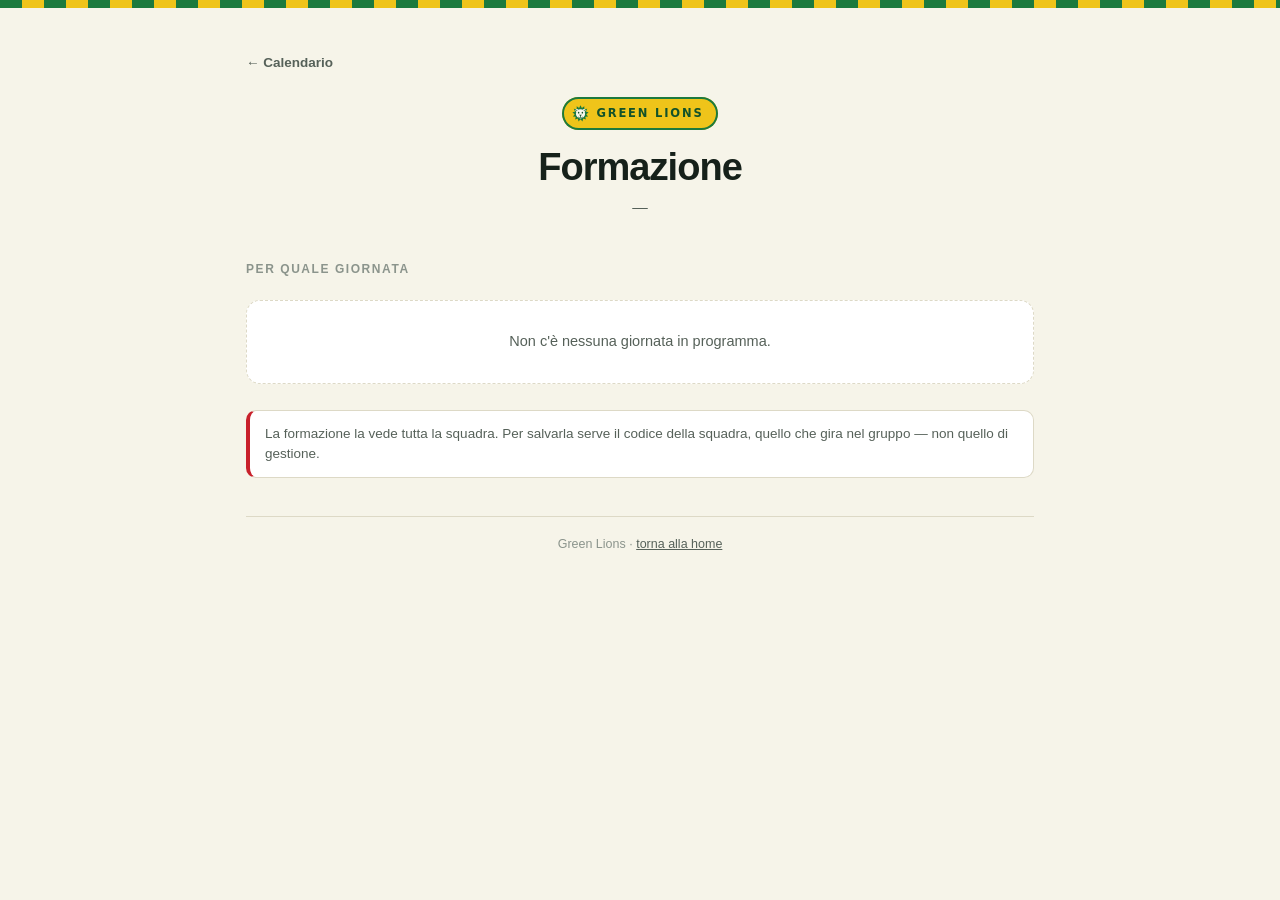
<file: formazione/index.html>
<!doctype html>
<html lang="it">
<head>
<meta charset="utf-8">
<meta name="viewport" content="width=device-width, initial-scale=1, viewport-fit=cover">
<!-- Pagina della squadra, non vetrina. -->
<meta name="robots" content="noindex">
<title>Formazione · Green Lions</title>
<meta name="description" content="Come ci mettiamo in campo: chi gioca, dove, e cosa dice il regolamento.">
<meta name="theme-color" content="#1c7a3e">

<link rel="icon" type="image/svg+xml" href="/assets/img/leone.svg">
<link rel="icon" type="image/png" href="/assets/img/favicon.png">
<link rel="apple-touch-icon" href="/assets/img/apple-touch-icon.png">
<link rel="stylesheet" href="/assets/css/site.css">
<style>
  /* ============================================================
     Il campo è un contenitore con dentro pedine posizionate in
     percentuale. Non SVG: così le pedine restano bottoni veri —
     si toccano, si raggiungono da tastiera, si leggono a voce.
     Il disegno del campo sta dietro e non intercetta i tocchi.
     ============================================================ */

  .campo {
    position: relative; width: 100%; max-width: 520px; margin: 0 auto;
    aspect-ratio: 2 / 3; border-radius: 14px; overflow: hidden;
    background: #2f8a4d; box-shadow: var(--shadow); touch-action: none;
  }
  .campo svg { position: absolute; inset: 0; width: 100%; height: 100%; pointer-events: none; }
  .campo.posando { outline: 3px dashed var(--kit-giallo); outline-offset: -3px; }

  .pedina {
    position: absolute; transform: translate(-50%, -50%);
    width: 44px; padding: 0; border: none; background: none;
    display: flex; flex-direction: column; align-items: center; gap: 2px;
    cursor: grab; touch-action: none; -webkit-tap-highlight-color: transparent;
  }
  .pedina .tondo {
    width: 34px; height: 34px; border-radius: 50%;
    background: var(--kit-giallo); color: var(--kit-verde-s);
    display: grid; place-items: center;
    font: 800 14px/1 ui-sans-serif, system-ui, sans-serif;
    box-shadow: 0 0 0 2px #fff, 0 2px 5px rgba(0,0,0,.35);
    font-variant-numeric: tabular-nums;
  }
  .pedina .targa {
    font: 700 10px/1.1 ui-sans-serif, system-ui, sans-serif; color: #fff;
    text-shadow: 0 1px 3px rgba(0,0,0,.8); max-width: 62px; text-align: center;
  }
  .pedina[data-portiere] .tondo { background: var(--kit-bianco); color: #14647a; }
  .pedina[data-anspi] .tondo { box-shadow: 0 0 0 2px var(--kit-verde), 0 0 0 4px #fff, 0 2px 5px rgba(0,0,0,.35); }
  .pedina.presa { cursor: grabbing; z-index: 5; }

  /* ---- la palla ---- */
  .palla {
    position: absolute; transform: translate(-50%, -50%);
    width: 30px; height: 30px; padding: 0; border: none; background: none;
    cursor: grab; touch-action: none; z-index: 4; -webkit-tap-highlight-color: transparent;
  }
  .palla svg { width: 100%; height: 100%; display: block;
               filter: drop-shadow(0 2px 4px rgba(0,0,0,.45)); }
  .palla.scelta svg { filter: drop-shadow(0 0 0 3px var(--kit-rosso)) drop-shadow(0 2px 4px rgba(0,0,0,.45)); }

  /* ---- la lavagna dei disegni ---- */
  .lavagna {
    position: absolute; inset: 0; width: 100%; height: 100%;
    pointer-events: none; z-index: 3;
  }
  .campo.penna .lavagna { z-index: 9; }
  .campo.penna { cursor: crosshair; }

  .attrezzi { display: flex; flex-wrap: wrap; gap: 7px; align-items: center; margin: 14px 0 0; }
  .attrezzi .btn.acceso { background: var(--kit-verde); color: #fff; border-color: var(--kit-verde); }
  @media (prefers-color-scheme: dark) { .attrezzi .btn.acceso { background: var(--accent); color: var(--accent-ink); } }
  .colore {
    width: 30px; height: 30px; padding: 0; border-radius: 50%; cursor: pointer;
    border: 2px solid var(--line);
  }
  .colore.acceso { border-color: var(--ink); box-shadow: 0 0 0 2px var(--ink); }
  .pedina.scelta .tondo { box-shadow: 0 0 0 3px var(--kit-rosso), 0 2px 5px rgba(0,0,0,.35); }

  /* ---- panchina ---- */
  .panchina { display: flex; flex-wrap: wrap; gap: 8px; margin: 14px 0 0; }
  .fuori {
    display: flex; align-items: center; gap: 8px;
    padding: 8px 12px 8px 8px; border-radius: 999px;
    background: var(--surface); border: 1px solid var(--line);
    font: 600 14px/1 ui-sans-serif, system-ui, sans-serif; color: inherit;
    cursor: pointer; -webkit-tap-highlight-color: transparent;
  }
  .fuori .tondo {
    width: 28px; height: 28px; border-radius: 50%; display: grid; place-items: center;
    background: var(--surface-2); color: var(--ink-2); font-weight: 800; font-size: 12px;
    font-variant-numeric: tabular-nums;
  }
  .fuori[data-anspi] .tondo { background: var(--accent-sf); color: var(--kit-verde); box-shadow: inset 0 0 0 2px currentColor; }
  .fuori.scelta { border-color: var(--kit-rosso); box-shadow: 0 0 0 2px var(--kit-rosso); }
  .fuori small { font-weight: 400; font-size: 11.5px; color: var(--ink-3); }

  /* ---- controlli e avvisi ---- */
  .verdetti { display: flex; flex-wrap: wrap; gap: 7px; margin: 0 0 12px; }
  .verdetto {
    font: 700 12px/1 ui-sans-serif, system-ui, sans-serif;
    padding: 7px 11px; border-radius: 999px;
    background: var(--surface-2); color: var(--ink-2);
  }
  .verdetto.ok    { background: var(--accent-sf); color: var(--kit-verde); }
  .verdetto.forse { background: #fdf3d4; color: #7d6005; }
  .verdetto.no    { background: #fbeae9; color: #9d1a24; }
  @media (prefers-color-scheme: dark) {
    .verdetto.ok    { color: var(--accent); }
    .verdetto.forse { background: #3a3010; color: #f0d375; }
    .verdetto.no    { background: #33191b; color: #f0999b; }
  }

  .moduli { display: flex; flex-wrap: wrap; gap: 7px; margin: 16px 0 0; }
  .titoletto { margin: 20px 0 8px; font-size: 12px; font-weight: 800;
               letter-spacing: .13em; text-transform: uppercase; color: var(--ink-3); }
  .istruzioni { margin: 10px 0 0; font-size: 12.5px; color: var(--ink-3); line-height: 1.55; }
  #esito { margin: 0 0 14px; }
</style>
</head>
<body>

<div class="banda"></div>

<svg style="position:absolute;width:0;height:0" aria-hidden="true">
  <symbol id="leone" viewBox="0 0 100 100"><path d="M50.0 2.0 L58.1 17.0 L72.3 7.5 L72.5 24.6 L89.5 22.7 L81.8 37.9 L97.7 44.2 L83.8 54.1 L94.9 67.0 L78.0 69.3 L81.8 85.9 L65.8 80.1 L61.5 96.6 L50.0 84.0 L38.5 96.6 L34.2 80.1 L18.2 85.9 L22.0 69.3 L5.1 67.0 L16.2 54.1 L2.3 44.2 L18.2 37.9 L10.5 22.7 L27.5 24.6 L27.7 7.5 L41.9 17.0 Z" style="fill:var(--leo-criniera,#1c7a3e)"/>
  <circle cx="50" cy="50" r="34" style="fill:var(--leo-criniera,#1c7a3e)"/>
  <circle cx="29" cy="32" r="8.5" style="fill:var(--leo-faccia,#efc41a)"/>
  <circle cx="71" cy="32" r="8.5" style="fill:var(--leo-faccia,#efc41a)"/>
  <circle cx="29" cy="32" r="3.8" style="fill:var(--leo-tratti,#12522a)"/>
  <circle cx="71" cy="32" r="3.8" style="fill:var(--leo-tratti,#12522a)"/>
  <circle cx="50" cy="52" r="27" style="fill:var(--leo-faccia,#efc41a)"/>
  <ellipse cx="39" cy="45" rx="4.4" ry="5.4" style="fill:var(--leo-tratti,#12522a)"/>
  <ellipse cx="61" cy="45" rx="4.4" ry="5.4" style="fill:var(--leo-tratti,#12522a)"/>
  <path d="M50 66 L41.5 57.5 L58.5 57.5 Z" style="fill:var(--leo-tratti,#12522a)"/>
  <path d="M50 66 L50 72" fill="none" style="stroke:var(--leo-tratti,#12522a)" stroke-width="3.4" stroke-linecap="round"/>
  <path d="M50 72 q -7 6 -13 0" fill="none" style="stroke:var(--leo-tratti,#12522a)" stroke-width="3.4" stroke-linecap="round"/>
  <path d="M50 72 q  7 6  13 0" fill="none" style="stroke:var(--leo-tratti,#12522a)" stroke-width="3.4" stroke-linecap="round"/></symbol>
</svg>

<div class="wrap">

  <p><a class="back" href="/calendario/">← Calendario</a></p>

  <header class="site-head">
    <span class="crest"><svg class="leo" viewBox="0 0 100 100" aria-hidden="true"><use href="#leone"></use></svg>Green Lions</span>
    <h1>Formazione</h1>
    <p class="lede" id="quale">—</p>
  </header>

  <div class="msg ok" id="esito"></div>
  <div class="msg err" id="errore"></div>

  <!-- scelta della giornata, se non arriva dall'indirizzo -->
  <div id="scelta" hidden>
    <p class="titoletto">Per quale giornata</p>
    <div id="elencoGiornate"></div>
  </div>

  <div id="tavolo" hidden>
    <div class="verdetti" id="verdetti"></div>

    <div class="campo" id="campo">
      <svg viewBox="0 0 100 150" aria-hidden="true" preserveAspectRatio="none">
        <g fill="none" stroke="rgba(255,255,255,.55)" stroke-width="0.7">
          <rect x="3" y="3" width="94" height="144"/>
          <line x1="3" y1="75" x2="97" y2="75"/>
          <circle cx="50" cy="75" r="13"/>
          <rect x="25" y="3" width="50" height="20"/>
          <rect x="25" y="127" width="50" height="20"/>
          <rect x="38" y="3" width="24" height="8"/>
          <rect x="38" y="139" width="24" height="8"/>
        </g>
      </svg>

      <!-- I disegni: stesso sistema di coordinate del campo, così le frecce
           stanno dove le hai messe su qualunque schermo. -->
      <svg class="lavagna" id="lavagna" viewBox="0 0 100 150" aria-hidden="true">
        <defs>
          <marker id="punta" viewBox="0 0 10 10" refX="8" refY="5"
                  markerWidth="5" markerHeight="5" orient="auto-start-reverse">
            <path d="M 0 1 L 9 5 L 0 9 z" fill="context-stroke"/>
          </marker>
        </defs>
        <g id="tratti" fill="none" stroke-width="1.4" stroke-linecap="round" stroke-linejoin="round"></g>
      </svg>
    </div>

    <div class="attrezzi">
      <button type="button" class="btn ghost piccolo acceso" id="modoSposta">Sposta</button>
      <button type="button" class="btn ghost piccolo" id="modoPenna">Penna</button>
      <button type="button" class="btn ghost piccolo" id="tipoTratto">Freccia</button>
      <button type="button" class="colore acceso" id="col-giallo" style="background:#efc41a" aria-label="giallo"></button>
      <button type="button" class="colore" id="col-bianco" style="background:#ffffff" aria-label="bianco"></button>
      <button type="button" class="colore" id="col-rosso" style="background:#e0393e" aria-label="rosso"></button>
      <button type="button" class="btn ghost piccolo" id="indietro">Annulla tratto</button>
      <button type="button" class="btn ghost piccolo" id="cancella">Cancella disegni</button>
      <button type="button" class="btn ghost piccolo" id="metPalla">Palla</button>
    </div>

    <p class="istruzioni" id="istruzioni">
      Tocca un giocatore in panchina e poi il punto del campo dove vuoi metterlo. Tocca chi è già
      in campo per spostarlo, o trascinalo. Per rimandarlo in panchina, toccalo e poi tocca la panchina.
      Con <b>Penna</b> si disegna invece di spostare — e con la Apple Pencil si disegna sempre,
      anche in modalità Sposta: il dito muove le pedine, la matita traccia.
    </p>

    <p class="titoletto">In panchina</p>
    <div class="panchina" id="panchina"></div>

    <p class="titoletto">Moduli</p>
    <div class="moduli" id="moduli"></div>

    <div class="azioni" style="margin-top:20px">
      <button type="button" class="btn ghost" id="svuota">Svuota il campo</button>
      <button type="button" class="btn primary" id="salva">Salva</button>
    </div>
  </div>

  <p class="note">La formazione la vede tutta la squadra. Per salvarla serve il codice della squadra,
     quello che gira nel gruppo — non quello di gestione.</p>

  <footer class="site-footer">Green Lions · <a href="/">torna alla home</a></footer>

</div>

<dialog id="finestraCodice">
  <div class="testata"></div>
  <form class="foglio" id="moduloCodice" novalidate>
    <h2>Salva la formazione</h2>
    <div class="msg err" id="erroreCodice"></div>
    <label><span>Codice squadra</span>
      <input name="codice" required maxlength="40" autocapitalize="characters" placeholder="quello scritto nel gruppo">
    </label>
    <div class="azioni">
      <button type="button" class="btn ghost" id="chiudiCodice">Annulla</button>
      <button type="submit" class="btn primary" id="confermaCodice">Salva</button>
    </div>
  </form>
</dialog>

<script src="/assets/js/supabase.js"></script>
<script>
/* ============================================================
   Si gioca a otto: un portiere e sette. I moduli qui sotto sono
   punti di partenza in percentuale del campo — y=0 è la porta
   avversaria, y=100 la nostra — non vangelo: si sposta tutto a
   mano subito dopo.
   ============================================================ */
const IN_CAMPO = 8;
const PORTA = { x: 50, y: 92 };

const MODULI = {
  '3-3-1': [PORTA, {x:25,y:72},{x:50,y:76},{x:75,y:72}, {x:25,y:48},{x:50,y:50},{x:75,y:48}, {x:50,y:24}],
  '3-2-2': [PORTA, {x:25,y:72},{x:50,y:76},{x:75,y:72}, {x:35,y:50},{x:65,y:50}, {x:32,y:26},{x:68,y:26}],
  '2-3-2': [PORTA, {x:35,y:74},{x:65,y:74}, {x:25,y:50},{x:50,y:52},{x:75,y:50}, {x:35,y:26},{x:65,y:26}],
  '4-2-1': [PORTA, {x:18,y:72},{x:40,y:77},{x:60,y:77},{x:82,y:72}, {x:35,y:48},{x:65,y:48}, {x:50,y:24}]
};

/* Per riempire un modulo: prima il portiere in porta, poi i difensori
   nelle caselle arretrate, e via salendo. Chi non ha un ruolo preciso
   tappa i buchi. */
const ORDINE_RUOLI = ['portiere','difensore','centrocampista','attaccante','giocatore'];

const CHIAVE_CODICE = 'gl-codice-squadra';

let giornata = null;
let rosa = [];
let risposte = [];
let posti = new Map();      // giocatore_id -> {x, y}
let scelto = null;          // chi sto spostando col tocco
let palla = null;           // {x, y} oppure niente palla in campo
let tratti = [];            // [{c: colore, f: freccia, p: [[x,y],...]}]
let modo = 'sposta';        // 'sposta' oppure 'penna'
let colore = 'giallo';
let conFreccia = true;
let stoTracciando = null;   // il tratto in corso

const COLORI = { giallo: '#efc41a', bianco: '#ffffff', rosso: '#e0393e' };

const campo     = document.getElementById('campo');
const panchina  = document.getElementById('panchina');
const esito     = document.getElementById('esito');
const errore    = document.getElementById('errore');

const leggiCodice = () => { try { return sessionStorage.getItem(CHIAVE_CODICE); } catch { return null; } };
const salvaCodice = (c) => { try { sessionStorage.setItem(CHIAVE_CODICE, c); } catch {} };

const fmt = (iso, o) => new Intl.DateTimeFormat('it-IT', { timeZone: 'Europe/Rome', ...o }).format(new Date(iso));
const giornoDi = (iso) => new Intl.DateTimeFormat('sv-SE', { timeZone: 'Europe/Rome',
  year: 'numeric', month: '2-digit', day: '2-digit' }).format(new Date(iso));

function avvisa(riquadro, testo) {
  riquadro.textContent = testo;
  riquadro.classList.add('mostra');
}

/* ---------------- caricamento ---------------- */

async function avvia() {
  const id = Number(new URLSearchParams(location.search).get('giornata'));
  const giornate = await glLeggi('calendario_pubblico', 'select=*&order=inizio.asc');
  const utili = giornate.filter(g => g.stato === 'programmata');

  giornata = utili.find(g => g.id === id) || null;

  if (!giornata) {
    const prossime = utili.filter(g => new Date(g.inizio) >= new Date());
    if (prossime.length === 1) giornata = prossime[0];
    else { scegliGiornata(prossime); return; }
  }

  await caricaGiornata();
}

function scegliGiornata(prossime) {
  document.getElementById('scelta').hidden = false;
  const dove = document.getElementById('elencoGiornate');
  if (!prossime.length) {
    dove.innerHTML = '<p class="vuoto">Non c\'è nessuna giornata in programma.</p>';
    return;
  }
  for (const g of prossime) {
    const a = document.createElement('a');
    a.className = 'card';
    a.href = '?giornata=' + g.id;
    a.innerHTML = '<span class="card-txt"><span class="card-title"></span>' +
                  '<span class="card-desc"></span></span><span class="card-go">→</span>';
    a.querySelector('.card-title').textContent =
      (g.tipo === 'partita' && g.avversario) ? 'Green Lions – ' + g.avversario : g.titolo;
    a.querySelector('.card-desc').textContent =
      fmt(g.inizio, { weekday: 'long', day: 'numeric', month: 'long' }) + ' · ' + g.luogo;
    dove.appendChild(a);
  }
}

async function caricaGiornata() {
  document.getElementById('quale').textContent =
    ((giornata.tipo === 'partita' && giornata.avversario)
      ? 'Green Lions – ' + giornata.avversario : giornata.titolo) +
    ' · ' + fmt(giornata.inizio, { weekday: 'long', day: 'numeric', month: 'long' });

  [rosa, risposte] = await Promise.all([
    glLeggi('rosa_pubblica', 'select=*&order=numero.asc.nullslast,nome.asc'),
    glLeggi('disponibilita_pubblica', 'select=*&giornata_id=eq.' + giornata.id)
  ]);
  const schema = await glLeggi('formazione_pubblica', 'select=*&giornata_id=eq.' + giornata.id);
  const board = await glLeggi('lavagna_pubblica', 'select=*&giornata_id=eq.' + giornata.id);

  posti = new Map(schema.map(p => [p.giocatore_id, { x: Number(p.x), y: Number(p.y) }]));

  const l = board[0];
  palla  = (l && l.palla_x != null) ? { x: Number(l.palla_x), y: Number(l.palla_y) } : null;
  tratti = (l && Array.isArray(l.tratti)) ? l.tratti : [];
  document.getElementById('tavolo').hidden = false;
  disegna();
}

/**
 * Chi si può schierare: ha detto sì o forse, e non è staff.
 *
 * Le due viste vanno unite: la disponibilità dice chi ha risposto e come,
 * la rosa dice la scadenza della visita. Cercandola nella prima si trova
 * sempre "niente", e il controllo dei certificati direbbe che sono tutti
 * scoperti — che è esattamente quello che faceva.
 */
const convocabili = () => risposte
  .filter(r => (r.stato === 'si' || r.stato === 'forse') && r.e_giocatore !== false)
  .map(r => ({ ...(rosa.find(x => x.id === r.giocatore_id) || {}), ...r, id: r.giocatore_id }));

/* ---------------- disegno ---------------- */

function disegna() {
  const gente = convocabili();

  for (const vecchia of campo.querySelectorAll('.pedina')) vecchia.remove();

  for (const p of gente.filter(p => posti.has(p.id))) {
    const dove = posti.get(p.id);
    const pedina = document.createElement('button');
    pedina.type = 'button';
    pedina.className = 'pedina' + (scelto === p.id ? ' scelta' : '');
    pedina.style.left = dove.x + '%';
    pedina.style.top  = dove.y + '%';
    if (p.ruolo === 'portiere') pedina.dataset.portiere = '';
    if (p.tessera_anspi) pedina.dataset.anspi = '';
    pedina.innerHTML = '<span class="tondo"></span><span class="targa"></span>';
    pedina.querySelector('.tondo').textContent = p.numero ?? '–';
    pedina.querySelector('.targa').textContent = p.nome;
    pedina.setAttribute('aria-label', p.nome + ' ' + p.iniziale +
      (p.numero != null ? ', numero ' + p.numero : '') + ', in campo');
    collegaPedina(pedina, p.id);
    campo.appendChild(pedina);
  }

  panchina.innerHTML = '';
  const fuori = gente.filter(p => !posti.has(p.id));
  if (!fuori.length) {
    panchina.innerHTML = '<p class="istruzioni" style="margin:0">Sono tutti in campo.</p>';
  }
  for (const p of fuori) {
    const chip = document.createElement('button');
    chip.type = 'button';
    chip.className = 'fuori' + (scelto === p.id ? ' scelta' : '');
    if (p.tessera_anspi) chip.dataset.anspi = '';
    chip.innerHTML = '<span class="tondo"></span><span class="chi"></span>';
    chip.querySelector('.tondo').textContent = p.numero ?? '–';
    chip.querySelector('.chi').innerHTML = '';
    chip.querySelector('.chi').textContent = p.nome + ' ' + p.iniziale;
    if (p.stato === 'forse') {
      const nota = document.createElement('small');
      nota.textContent = ' (forse)';
      chip.querySelector('.chi').appendChild(nota);
    }
    chip.onclick = () => { scelto = (scelto === p.id) ? null : p.id; disegna(); };
    panchina.appendChild(chip);
  }

  disegnaPalla();
  disegnaTratti();

  campo.classList.toggle('posando', scelto !== null);
  giudica(gente);
}

function disegnaPalla() {
  const vecchia = campo.querySelector('.palla');
  if (vecchia) vecchia.remove();
  if (!palla) return;

  const b = document.createElement('button');
  b.type = 'button';
  b.className = 'palla' + (scelto === 'palla' ? ' scelta' : '');
  b.style.left = palla.x + '%';
  b.style.top  = palla.y + '%';
  b.setAttribute('aria-label', 'La palla');
  b.innerHTML =
    '<svg viewBox="0 0 32 32"><circle cx="16" cy="16" r="14" fill="#fff" stroke="#1d1d1d" stroke-width="1.6"/>' +
    '<path d="M16 8 L21 11.6 L19.1 17.5 L12.9 17.5 L11 11.6 Z" fill="#1d1d1d"/>' +
    '<path d="M16 3.5 L16 8 M21 11.6 L25.6 10.2 M19.1 17.5 L22.2 21.6 M12.9 17.5 L9.8 21.6 M11 11.6 L6.4 10.2"' +
    ' stroke="#1d1d1d" stroke-width="1.5" fill="none"/></svg>';
  collegaPedina(b, 'palla');
  campo.appendChild(b);
}

function disegnaTratti() {
  const dove = document.getElementById('tratti');
  dove.innerHTML = '';
  for (const t of tratti.concat(stoTracciando ? [stoTracciando] : [])) {
    if (!t.p || t.p.length < 2) continue;
    const linea = document.createElementNS('http://www.w3.org/2000/svg', 'polyline');
    // y in percentuale, il campo è alto 150 unità: da 0..100 a 0..150
    linea.setAttribute('points', t.p.map(([x, y]) => x + ',' + (y * 1.5)).join(' '));
    linea.setAttribute('stroke', COLORI[t.c] || COLORI.giallo);
    if (t.f) linea.setAttribute('marker-end', 'url(#punta)');
    dove.appendChild(linea);
  }
}

/* ---------------- i controlli di regolamento ---------------- */

function giudica(gente) {
  const dentro = gente.filter(p => posti.has(p.id));
  const inPanchina = gente.filter(p => !posti.has(p.id));
  const anspiDentro = dentro.filter(p => p.tessera_anspi).length;
  const anspiFuori  = inPanchina.filter(p => p.tessera_anspi).length;
  const portiere = dentro.some(p => p.ruolo === 'portiere');
  const giorno = giornoDi(giornata.inizio);
  const scoperti = dentro.filter(p => !p.visita_scadenza || p.visita_scadenza < giorno);

  const dove = document.getElementById('verdetti');
  dove.innerHTML = '';
  const dì = (classe, testo) => {
    const v = document.createElement('span');
    v.className = 'verdetto ' + classe;
    v.textContent = testo;
    dove.appendChild(v);
  };

  dì(dentro.length === IN_CAMPO ? 'ok' : 'forse', dentro.length + ' su ' + IN_CAMPO + ' in campo');

  if (anspiDentro >= 3) dì('ok', anspiDentro + ' ANSPI in campo');
  else if (anspiDentro === 2) dì('forse', '2 ANSPI: nessuno dei due può uscire');
  else dì('no', anspiDentro + ' ANSPI in campo, ne servono 2');

  if (anspiDentro === 2 && anspiFuori > 0) dì('ok', anspiFuori + ' ANSPI in panchina per il cambio');

  if (!portiere && dentro.length) dì('forse', 'nessun portiere in campo');
  if (scoperti.length) dì('no', 'visita non valida: ' + scoperti.map(p => p.nome).join(', '));
}

/* ---------------- posare, spostare, trascinare ---------------- */

/** Dal tocco alla percentuale, con i bordi rispettati. */
function dovunque(ev) {
  const r = campo.getBoundingClientRect();
  const x = ((ev.clientX - r.left) / r.width) * 100;
  const y = ((ev.clientY - r.top) / r.height) * 100;
  return { x: Math.min(96, Math.max(4, x)), y: Math.min(96, Math.max(4, y)) };
}

campo.addEventListener('click', (ev) => {
  if (ev.target.closest('.pedina, .palla')) return;  // il tocco sopra lo gestisce lei
  if (modo === 'penna' || scelto === null) return;
  metti(scelto, dovunque(ev));
  scelto = null;
  disegna();
});

/* Toccare la panchina con qualcuno scelto lo rimanda fuori. */
panchina.addEventListener('click', (ev) => {
  if (ev.target.closest('.fuori')) return;
  if (scelto !== null && posti.has(scelto)) { posti.delete(scelto); scelto = null; disegna(); }
});

/** Posare qualcosa: una pedina o la palla, che si muovono uguale. */
function metti(id, dove) {
  if (id === 'palla') palla = dove; else posti.set(id, dove);
}

function collegaPedina(pedina, id) {
  let trascinando = false;

  pedina.addEventListener('pointerdown', (ev) => {
    if (disegnaInvece(ev)) return;   // con la penna si traccia, non si sposta
    // Eventi puntatore e non drag-and-drop: quello su Safari mobile non c'è.
    pedina.setPointerCapture(ev.pointerId);
    trascinando = false;
    pedina.classList.add('presa');
  });

  pedina.addEventListener('pointermove', (ev) => {
    if (!pedina.hasPointerCapture(ev.pointerId)) return;
    if (stoTracciando) return;
    trascinando = true;
    const d = dovunque(ev);
    pedina.style.left = d.x + '%';
    pedina.style.top  = d.y + '%';
  });

  pedina.addEventListener('pointerup', (ev) => {
    pedina.classList.remove('presa');
    if (trascinando) {
      metti(id, dovunque(ev));
      scelto = null;
    } else {
      // tocco secco: la scelgo, così il tocco dopo la sposta
      scelto = (scelto === id) ? null : id;
    }
    disegna();
  });

  pedina.addEventListener('pointercancel', () => { pedina.classList.remove('presa'); disegna(); });
}

/* ---------------- la penna ---------------- */

/**
 * Si disegna quando la penna è accesa, oppure sempre se il puntatore è
 * una matita: sull'iPad il dito sposta le pedine e la Apple Pencil traccia,
 * senza dover cambiare modalità ogni volta.
 */
const disegnaInvece = (ev) => modo === 'penna' || ev.pointerType === 'pen';

campo.addEventListener('pointerdown', (ev) => {
  if (!disegnaInvece(ev)) return;
  ev.preventDefault();
  campo.setPointerCapture(ev.pointerId);
  const d = dovunque(ev);
  stoTracciando = { c: colore, f: conFreccia, p: [[d.x, d.y]] };
});

campo.addEventListener('pointermove', (ev) => {
  if (!stoTracciando || !campo.hasPointerCapture(ev.pointerId)) return;
  const d = dovunque(ev);
  const [ux, uy] = stoTracciando.p[stoTracciando.p.length - 1];
  // un punto ogni tanto, non uno per pixel: il tratto resta uguale a vedersi
  // e non gonfia quello che finisce nel database
  if (Math.hypot(d.x - ux, d.y - uy) < 0.9) return;
  stoTracciando.p.push([Number(d.x.toFixed(1)), Number(d.y.toFixed(1))]);
  disegnaTratti();
});

function chiudiTratto() {
  if (!stoTracciando) return;
  if (stoTracciando.p.length >= 2) tratti.push(stoTracciando);
  stoTracciando = null;
  disegnaTratti();
}
campo.addEventListener('pointerup', chiudiTratto);
campo.addEventListener('pointercancel', chiudiTratto);

function accendi(quale) {
  modo = quale;
  document.getElementById('modoSposta').classList.toggle('acceso', quale === 'sposta');
  document.getElementById('modoPenna').classList.toggle('acceso', quale === 'penna');
  campo.classList.toggle('penna', quale === 'penna');
  if (quale === 'penna') { scelto = null; disegna(); }
}
document.getElementById('modoSposta').onclick = () => accendi('sposta');
document.getElementById('modoPenna').onclick  = () => accendi('penna');

document.getElementById('tipoTratto').onclick = (ev) => {
  conFreccia = !conFreccia;
  ev.target.textContent = conFreccia ? 'Freccia' : 'Linea';
};

for (const nome of Object.keys(COLORI)) {
  document.getElementById('col-' + nome).onclick = () => {
    colore = nome;
    for (const altro of Object.keys(COLORI)) {
      document.getElementById('col-' + altro).classList.toggle('acceso', altro === nome);
    }
  };
}

document.getElementById('indietro').onclick = () => { tratti.pop(); disegnaTratti(); };
document.getElementById('cancella').onclick = () => { tratti = []; disegnaTratti(); };

document.getElementById('metPalla').onclick = () => {
  // in mezzo al campo se non c'è, via se c'è già
  palla = palla ? null : { x: 50, y: 50 };
  scelto = null;
  disegna();
};

/* ---------------- moduli ---------------- */

for (const nome of Object.keys(MODULI)) {
  const b = document.createElement('button');
  b.type = 'button';
  b.className = 'btn ghost piccolo';
  b.textContent = nome;
  b.onclick = () => applica(nome);
  document.getElementById('moduli').appendChild(b);
}

function applica(nome) {
  const caselle = MODULI[nome];
  const gente = convocabili().slice();

  // il portiere in porta, poi si sale per ruolo; chi resta tappa i buchi
  const ordinati = [];
  const portiere = gente.find(p => p.ruolo === 'portiere');
  if (portiere) ordinati.push(portiere);
  for (const ruolo of ORDINE_RUOLI.slice(1)) {
    for (const p of gente) if (p.ruolo === ruolo && !ordinati.includes(p)) ordinati.push(p);
  }
  for (const p of gente) if (!ordinati.includes(p)) ordinati.push(p);

  posti = new Map();
  ordinati.slice(0, caselle.length).forEach((p, i) => posti.set(p.id, { ...caselle[i] }));
  scelto = null;
  disegna();
}

// Svuota il campo tocca le pedine, non i disegni: sono due gomme diverse,
// e cancellare le frecce mentre si rifà la formazione sarebbe una sorpresa.
document.getElementById('svuota').onclick = () => { posti = new Map(); scelto = null; disegna(); };

/* ---------------- salvataggio ---------------- */

const finestraCodice = document.getElementById('finestraCodice');
const moduloCodice   = document.getElementById('moduloCodice');

document.getElementById('salva').onclick = () => {
  errore.classList.remove('mostra');
  esito.classList.remove('mostra');
  const gia = leggiCodice();
  if (gia) { manda(gia); return; }
  document.getElementById('erroreCodice').classList.remove('mostra');
  moduloCodice.reset();
  finestraCodice.showModal();
};

async function manda(codice) {
  const bottone = document.getElementById('salva');
  bottone.disabled = true;
  bottone.textContent = 'Un attimo…';
  try {
    await glChiama('salva_formazione', {
      _codice: codice,
      _giornata_id: giornata.id,
      _posti: [...posti].map(([g, d]) => ({ g, x: d.x, y: d.y })),
      _palla: palla,
      _tratti: tratti
    });
    salvaCodice(codice);
    finestraCodice.close();
    avvisa(esito, 'Salvato: pedine, palla e frecce. Li vede tutta la squadra.');
  } catch (e) {
    // il codice tenuto in tasca non vale più: meglio dimenticarlo
    try { sessionStorage.removeItem(CHIAVE_CODICE); } catch {}
    if (finestraCodice.open) avvisa(document.getElementById('erroreCodice'), glMessaggio(e));
    else avvisa(errore, glMessaggio(e));
  } finally {
    bottone.disabled = false;
    bottone.textContent = 'Salva';
  }
}

moduloCodice.addEventListener('submit', (ev) => {
  ev.preventDefault();
  const codice = moduloCodice.elements.codice.value.trim();
  if (!codice) return avvisa(document.getElementById('erroreCodice'), 'Manca il codice.');
  manda(codice);
});

document.getElementById('chiudiCodice').onclick = () => finestraCodice.close();

avvia().catch(e => avvisa(errore, glMessaggio(e)));
</script>
</body>
</html>
</file>
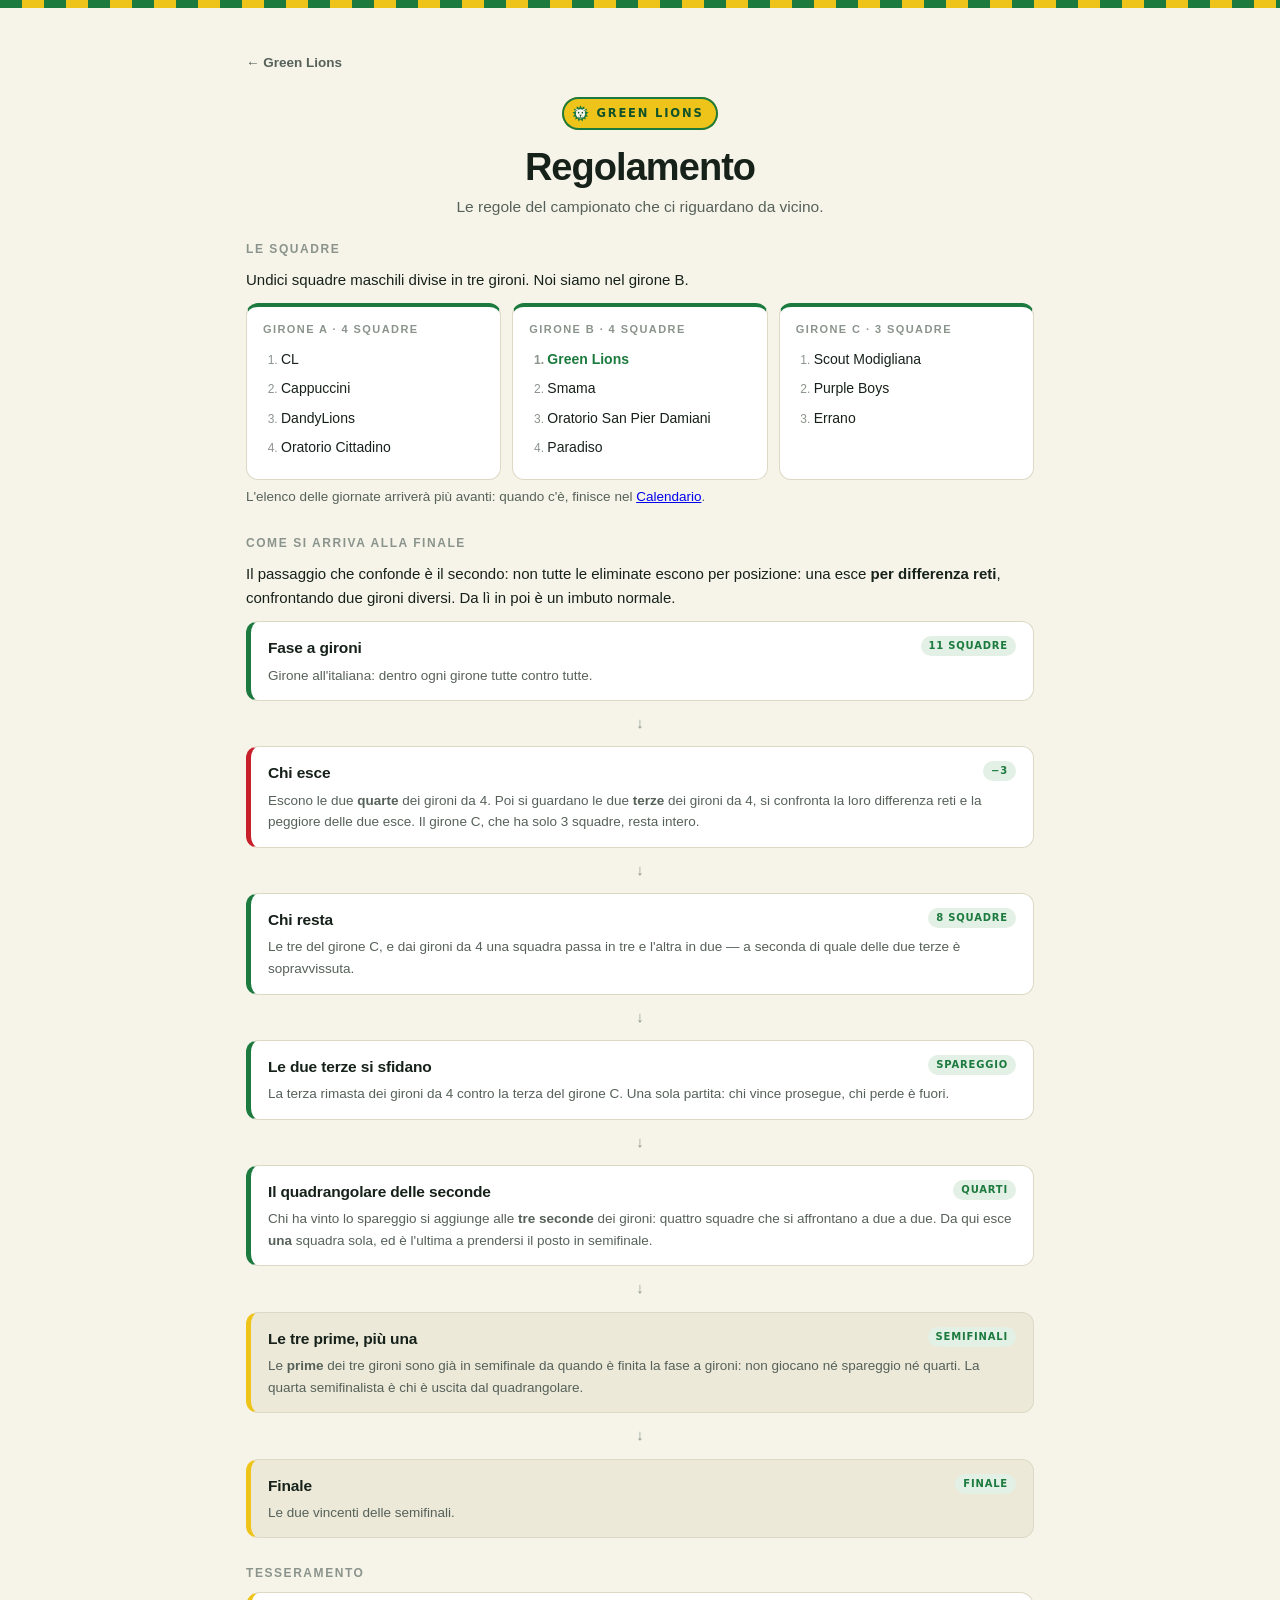
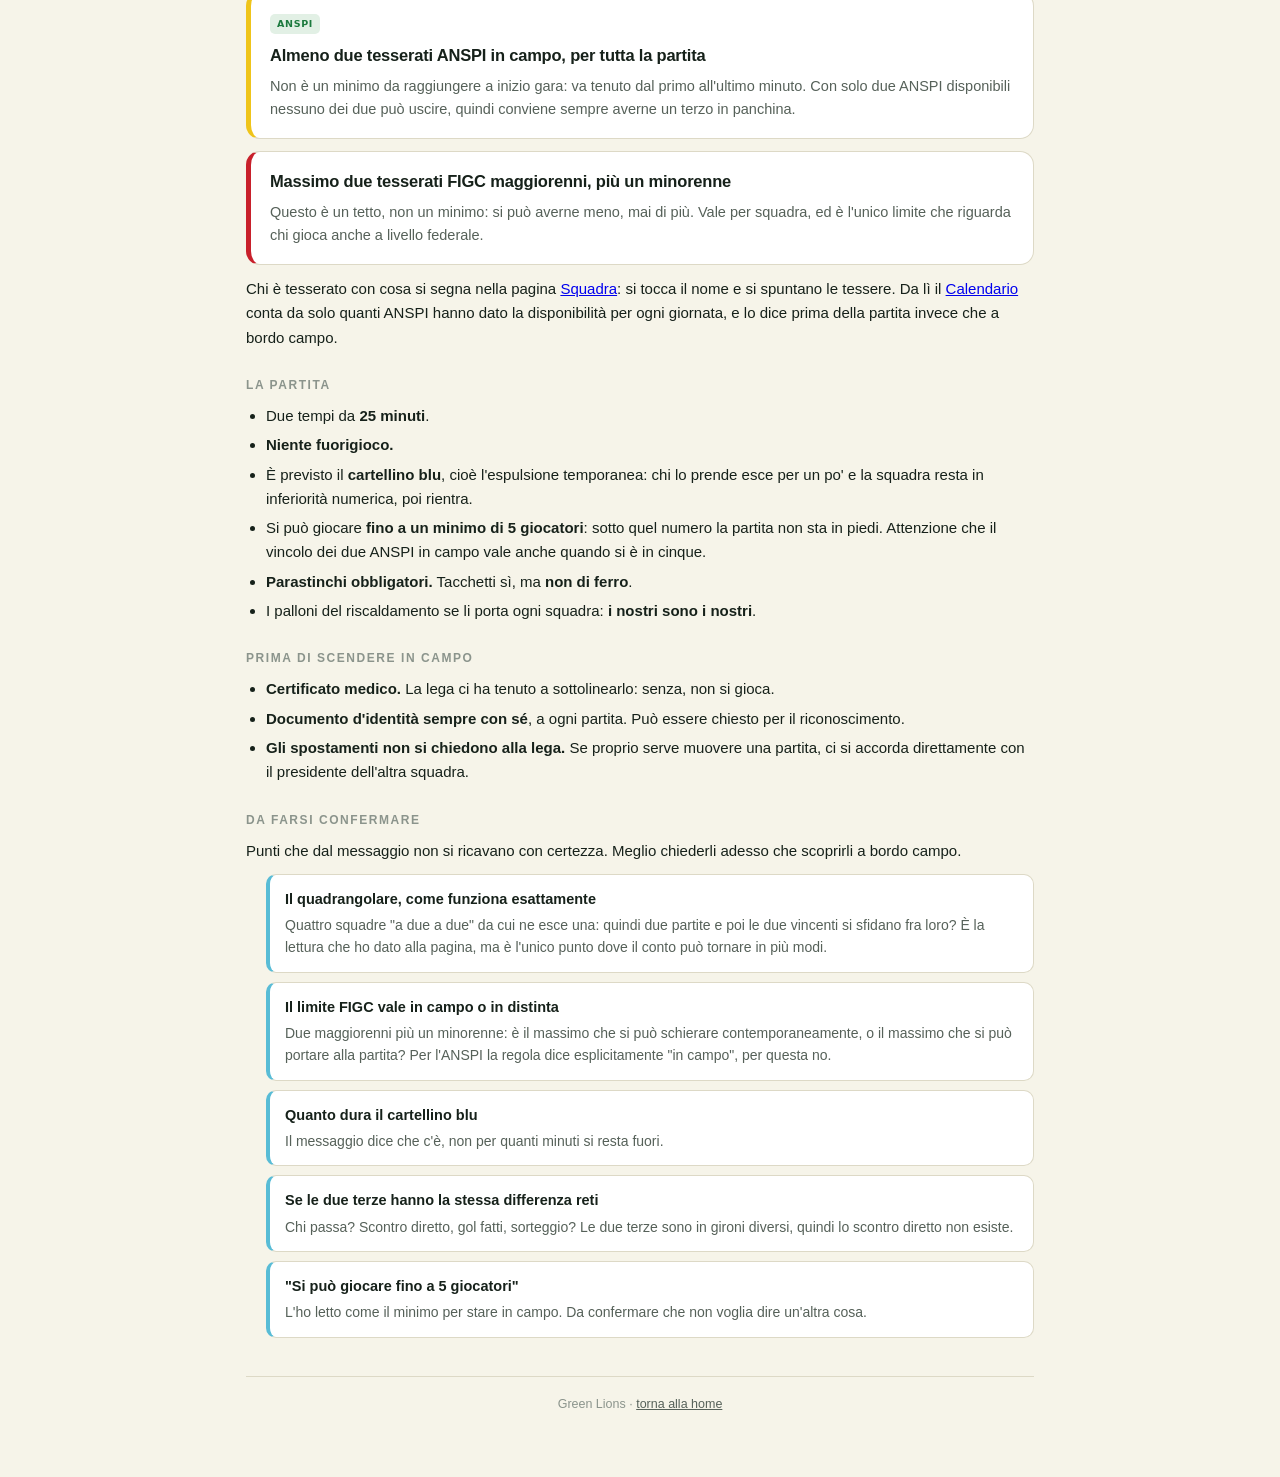
<file: regolamento/index.html>
<!doctype html>
<html lang="it">
<head>
<meta charset="utf-8">
<meta name="viewport" content="width=device-width, initial-scale=1, viewport-fit=cover">
<!-- Pagina della squadra, non vetrina: il noindex la tiene fuori dai motori
     di ricerca. Ci si arriva dal link, come per le divise. -->
<meta name="robots" content="noindex">
<title>Regolamento · Green Lions</title>
<meta name="description" content="Le regole del campionato che riguardano i Green Lions.">
<meta name="theme-color" content="#1c7a3e">

<link rel="icon" type="image/svg+xml" href="/assets/img/leone.svg">
<link rel="icon" type="image/png" href="/assets/img/favicon.png">
<link rel="apple-touch-icon" href="/assets/img/apple-touch-icon.png">
<link rel="stylesheet" href="/assets/css/site.css">
<style>
  /* ============================================================
     Impaginazione da documento: il regolamento si legge, non si usa.
     Le voci nuove vanno aggiunte come <section class="voce">,
     con dentro un <h2> e il testo. Non serve toccare altro.
     ============================================================ */

  .voce { margin: 0 0 26px; }
  .voce > h2 {
    margin: 0 0 10px; font-size: 12px; font-weight: 800;
    letter-spacing: .13em; text-transform: uppercase; color: var(--ink-3);
  }
  .voce p { margin: 0 0 11px; font-size: 15px; line-height: 1.62; }
  .voce p:last-child { margin-bottom: 0; }
  .voce ul { margin: 0 0 11px; padding-left: 20px; font-size: 15px; line-height: 1.62; }
  .voce li { margin: 0 0 5px; }

  /* la regola che il calendario controlla da solo */
  .chiave {
    padding: 17px 19px; margin: 0 0 12px;
    background: var(--surface); border: 1px solid var(--line);
    border-left: 5px solid var(--kit-giallo); border-radius: var(--radius);
  }
  .chiave h3 { margin: 0 0 7px; font-size: 16.5px; letter-spacing: -.012em; }
  .chiave p { margin: 0; font-size: 14.5px; color: var(--ink-2); line-height: 1.6; }
  .chiave .tes {
    display: inline-block; margin-bottom: 9px;
    font: 800 9.5px/1 ui-sans-serif, system-ui, sans-serif; font-style: normal;
    letter-spacing: .07em; padding: 5px 7px; border-radius: 5px;
    background: var(--accent-sf); color: var(--kit-verde);
  }
  @media (prefers-color-scheme: dark) { .chiave .tes { color: var(--accent); } }

  /* ---- i tre gironi ---- */
  .gironi { display: grid; grid-template-columns: repeat(auto-fit, minmax(190px, 1fr)); gap: 11px; margin: 0 0 6px; }
  .girone {
    padding: 14px 16px; background: var(--surface);
    border: 1px solid var(--line); border-top: 4px solid var(--kit-verde);
    border-radius: 12px;
  }
  .girone h3 {
    margin: 0 0 9px; font-size: 11px; font-weight: 800;
    letter-spacing: .13em; text-transform: uppercase; color: var(--ink-3);
  }
  .girone ol { margin: 0; padding-left: 18px; font-size: 14px; line-height: 1.75; }
  .girone li::marker { color: var(--ink-3); font-size: 12px; }
  .girone .noi { font-weight: 800; color: var(--kit-verde); }
  @media (prefers-color-scheme: dark) { .girone .noi { color: var(--accent); } }

  /* ---- il percorso verso la finale, letto dall'alto in basso ---- */
  .fase {
    position: relative; padding: 14px 17px; margin: 0 0 10px;
    background: var(--surface); border: 1px solid var(--line);
    border-left: 5px solid var(--kit-verde); border-radius: 12px;
  }
  .fase.uscita { border-left-color: var(--kit-rosso); }
  .fase.traguardo { border-left-color: var(--kit-giallo); background: var(--surface-2); }
  .fase h3 { margin: 0 0 5px; font-size: 15.5px; letter-spacing: -.01em; }
  .fase p { margin: 0; font-size: 13.5px; color: var(--ink-2); line-height: 1.6; }
  .fase .quante {
    float: right; margin-left: 12px;
    font: 800 10px/1 ui-sans-serif, system-ui, sans-serif;
    letter-spacing: .08em; text-transform: uppercase;
    padding: 5px 8px; border-radius: 999px;
    background: var(--accent-sf); color: var(--kit-verde);
  }
  @media (prefers-color-scheme: dark) { .fase .quante { color: var(--accent); } }

  .giu { text-align: center; color: var(--ink-3); font-size: 17px; line-height: 1; margin: 0 0 10px; }

  /* ---- quello che resta da chiarire ---- */
  .dubbi { margin: 0; padding: 0; list-style: none; }
  .dubbi li {
    padding: 13px 15px; margin: 0 0 9px;
    background: var(--surface); border: 1px solid var(--line);
    border-left: 4px solid var(--kit-azzurro); border-radius: 10px;
    font-size: 14px; line-height: 1.6;
  }
  .dubbi b { display: block; margin-bottom: 3px; font-size: 14.5px; color: var(--ink); }
  .dubbi span { color: var(--ink-2); }

  .attesa {
    padding: 24px 22px; border: 1px dashed var(--line); border-radius: var(--radius);
    background: var(--surface); color: var(--ink-2); font-size: 14.5px; line-height: 1.6;
  }
  .attesa b { color: var(--ink); }
</style>
</head>
<body>

<div class="banda"></div>

<svg style="position:absolute;width:0;height:0" aria-hidden="true">
  <symbol id="leone" viewBox="0 0 100 100"><path d="M50.0 2.0 L58.1 17.0 L72.3 7.5 L72.5 24.6 L89.5 22.7 L81.8 37.9 L97.7 44.2 L83.8 54.1 L94.9 67.0 L78.0 69.3 L81.8 85.9 L65.8 80.1 L61.5 96.6 L50.0 84.0 L38.5 96.6 L34.2 80.1 L18.2 85.9 L22.0 69.3 L5.1 67.0 L16.2 54.1 L2.3 44.2 L18.2 37.9 L10.5 22.7 L27.5 24.6 L27.7 7.5 L41.9 17.0 Z" style="fill:var(--leo-criniera,#1c7a3e)"/>
  <circle cx="50" cy="50" r="34" style="fill:var(--leo-criniera,#1c7a3e)"/>
  <circle cx="29" cy="32" r="8.5" style="fill:var(--leo-faccia,#efc41a)"/>
  <circle cx="71" cy="32" r="8.5" style="fill:var(--leo-faccia,#efc41a)"/>
  <circle cx="29" cy="32" r="3.8" style="fill:var(--leo-tratti,#12522a)"/>
  <circle cx="71" cy="32" r="3.8" style="fill:var(--leo-tratti,#12522a)"/>
  <circle cx="50" cy="52" r="27" style="fill:var(--leo-faccia,#efc41a)"/>
  <ellipse cx="39" cy="45" rx="4.4" ry="5.4" style="fill:var(--leo-tratti,#12522a)"/>
  <ellipse cx="61" cy="45" rx="4.4" ry="5.4" style="fill:var(--leo-tratti,#12522a)"/>
  <path d="M50 66 L41.5 57.5 L58.5 57.5 Z" style="fill:var(--leo-tratti,#12522a)"/>
  <path d="M50 66 L50 72" fill="none" style="stroke:var(--leo-tratti,#12522a)" stroke-width="3.4" stroke-linecap="round"/>
  <path d="M50 72 q -7 6 -13 0" fill="none" style="stroke:var(--leo-tratti,#12522a)" stroke-width="3.4" stroke-linecap="round"/>
  <path d="M50 72 q  7 6  13 0" fill="none" style="stroke:var(--leo-tratti,#12522a)" stroke-width="3.4" stroke-linecap="round"/></symbol>
</svg>

<div class="wrap">

  <p><a class="back" href="/">← Green Lions</a></p>

  <header class="site-head">
    <span class="crest"><svg class="leo" viewBox="0 0 100 100" aria-hidden="true"><use href="#leone"></use></svg>Green Lions</span>
    <h1>Regolamento</h1>
    <p class="lede">Le regole del campionato che ci riguardano da vicino.</p>
  </header>

  <!-- ============================================================
       IL CAMPIONATO
       Ricostruito dal messaggio della lega: 11 squadre, tre gironi,
       tre squadre eliminate, otto che proseguono. I punti che il
       messaggio non chiariva sono raccolti in fondo alla pagina.
       ============================================================ -->
  <section class="voce">
    <h2>Le squadre</h2>
    <p>Undici squadre maschili divise in tre gironi. Noi siamo nel girone B.</p>

    <div class="gironi">
      <div class="girone">
        <h3>Girone A · 4 squadre</h3>
        <ol>
          <li>CL</li>
          <li>Cappuccini</li>
          <li>DandyLions</li>
          <li>Oratorio Cittadino</li>
        </ol>
      </div>
      <div class="girone">
        <h3>Girone B · 4 squadre</h3>
        <ol>
          <li class="noi">Green Lions</li>
          <li>Smama</li>
          <li>Oratorio San Pier Damiani</li>
          <li>Paradiso</li>
        </ol>
      </div>
      <div class="girone">
        <h3>Girone C · 3 squadre</h3>
        <ol>
          <li>Scout Modigliana</li>
          <li>Purple Boys</li>
          <li>Errano</li>
        </ol>
      </div>
    </div>
    <p style="font-size:13.5px;color:var(--ink-2)">L'elenco delle giornate arriverà più avanti: quando c'è,
       finisce nel <a href="/calendario/">Calendario</a>.</p>
  </section>

  <section class="voce">
    <h2>Come si arriva alla finale</h2>

    <p>Il passaggio che confonde è il secondo: non tutte le eliminate escono per
       posizione: una esce <b>per differenza reti</b>, confrontando due gironi diversi.
       Da lì in poi è un imbuto normale.</p>

    <div class="fase">
      <span class="quante">11 squadre</span>
      <h3>Fase a gironi</h3>
      <p>Girone all'italiana: dentro ogni girone tutte contro tutte.</p>
    </div>
    <p class="giu">↓</p>

    <div class="fase uscita">
      <span class="quante">−3</span>
      <h3>Chi esce</h3>
      <p>Escono le due <b>quarte</b> dei gironi da 4. Poi si guardano le due <b>terze</b>
         dei gironi da 4, si confronta la loro differenza reti e la peggiore delle due
         esce. Il girone C, che ha solo 3 squadre, resta intero.</p>
    </div>
    <p class="giu">↓</p>

    <div class="fase">
      <span class="quante">8 squadre</span>
      <h3>Chi resta</h3>
      <p>Le tre del girone C, e dai gironi da 4 una squadra passa in tre e l'altra in due
         — a seconda di quale delle due terze è sopravvissuta.</p>
    </div>
    <p class="giu">↓</p>

    <div class="fase">
      <span class="quante">spareggio</span>
      <h3>Le due terze si sfidano</h3>
      <p>La terza rimasta dei gironi da 4 contro la terza del girone C. Una sola partita:
         chi vince prosegue, chi perde è fuori.</p>
    </div>
    <p class="giu">↓</p>

    <div class="fase">
      <span class="quante">quarti</span>
      <h3>Il quadrangolare delle seconde</h3>
      <p>Chi ha vinto lo spareggio si aggiunge alle <b>tre seconde</b> dei gironi: quattro
         squadre che si affrontano a due a due. Da qui esce <b>una</b> squadra sola, ed è
         l'ultima a prendersi il posto in semifinale.</p>
    </div>
    <p class="giu">↓</p>

    <div class="fase traguardo">
      <span class="quante">semifinali</span>
      <h3>Le tre prime, più una</h3>
      <p>Le <b>prime</b> dei tre gironi sono già in semifinale da quando è finita la fase
         a gironi: non giocano né spareggio né quarti. La quarta semifinalista è chi è
         uscita dal quadrangolare.</p>
    </div>
    <p class="giu">↓</p>

    <div class="fase traguardo">
      <span class="quante">finale</span>
      <h3>Finale</h3>
      <p>Le due vincenti delle semifinali.</p>
    </div>
  </section>

  <!-- ============================================================
       REGOLE DI GIOCO
       ============================================================ -->
  <section class="voce">
    <h2>Tesseramento</h2>

    <div class="chiave">
      <span class="tes">ANSPI</span>
      <h3>Almeno due tesserati ANSPI in campo, per tutta la partita</h3>
      <p>Non è un minimo da raggiungere a inizio gara: va tenuto dal primo
         all'ultimo minuto. Con solo due ANSPI disponibili nessuno dei due
         può uscire, quindi conviene sempre averne un terzo in panchina.</p>
    </div>

    <div class="chiave" style="border-left-color:var(--kit-rosso)">
      <h3>Massimo due tesserati FIGC maggiorenni, più un minorenne</h3>
      <p>Questo è un tetto, non un minimo: si può averne meno, mai di più.
         Vale per squadra, ed è l'unico limite che riguarda chi gioca anche
         a livello federale.</p>
    </div>

    <p>Chi è tesserato con cosa si segna nella pagina
       <a href="/squadra/">Squadra</a>: si tocca il nome e si spuntano le
       tessere. Da lì il <a href="/calendario/">Calendario</a> conta da solo
       quanti ANSPI hanno dato la disponibilità per ogni giornata, e lo dice
       prima della partita invece che a bordo campo.</p>
  </section>

  <section class="voce">
    <h2>La partita</h2>
    <ul>
      <li>Due tempi da <b>25 minuti</b>.</li>
      <li><b>Niente fuorigioco.</b></li>
      <li>È previsto il <b>cartellino blu</b>, cioè l'espulsione temporanea:
          chi lo prende esce per un po' e la squadra resta in inferiorità
          numerica, poi rientra.</li>
      <li>Si può giocare <b>fino a un minimo di 5 giocatori</b>: sotto quel numero
          la partita non sta in piedi. Attenzione che il vincolo dei due ANSPI
          in campo vale anche quando si è in cinque.</li>
      <li><b>Parastinchi obbligatori.</b> Tacchetti sì, ma <b>non di ferro</b>.</li>
      <li>I palloni del riscaldamento se li porta ogni squadra: <b>i nostri sono i nostri</b>.</li>
    </ul>
  </section>

  <section class="voce">
    <h2>Prima di scendere in campo</h2>
    <ul>
      <li><b>Certificato medico.</b> La lega ci ha tenuto a sottolinearlo: senza, non si gioca.</li>
      <li><b>Documento d'identità sempre con sé</b>, a ogni partita. Può essere chiesto per il
          riconoscimento.</li>
      <li><b>Gli spostamenti non si chiedono alla lega.</b> Se proprio serve muovere una partita,
          ci si accorda direttamente con il presidente dell'altra squadra.</li>
    </ul>
  </section>

  <!-- ============================================================
       Da chiarire con la lega. Man mano che arrivano le risposte,
       la voce si toglie da qui e si scrive sopra come regola.
       ============================================================ -->
  <section class="voce">
    <h2>Da farsi confermare</h2>
    <p>Punti che dal messaggio non si ricavano con certezza. Meglio chiederli adesso
       che scoprirli a bordo campo.</p>

    <ul class="dubbi">
      <li><b>Il quadrangolare, come funziona esattamente</b>
        <span>Quattro squadre "a due a due" da cui ne esce una: quindi due partite e poi le
        due vincenti si sfidano fra loro? È la lettura che ho dato alla pagina, ma è
        l'unico punto dove il conto può tornare in più modi.</span></li>

      <li><b>Il limite FIGC vale in campo o in distinta</b>
        <span>Due maggiorenni più un minorenne: è il massimo che si può schierare
        contemporaneamente, o il massimo che si può portare alla partita? Per l'ANSPI la
        regola dice esplicitamente "in campo", per questa no.</span></li>

      <li><b>Quanto dura il cartellino blu</b>
        <span>Il messaggio dice che c'è, non per quanti minuti si resta fuori.</span></li>

      <li><b>Se le due terze hanno la stessa differenza reti</b>
        <span>Chi passa? Scontro diretto, gol fatti, sorteggio? Le due terze sono in gironi
        diversi, quindi lo scontro diretto non esiste.</span></li>

      <li><b>"Si può giocare fino a 5 giocatori"</b>
        <span>L'ho letto come il minimo per stare in campo. Da confermare che non voglia
        dire un'altra cosa.</span></li>
    </ul>
  </section>

  <footer class="site-footer">Green Lions · <a href="/">torna alla home</a></footer>

</div>

</body>
</html>
</file>
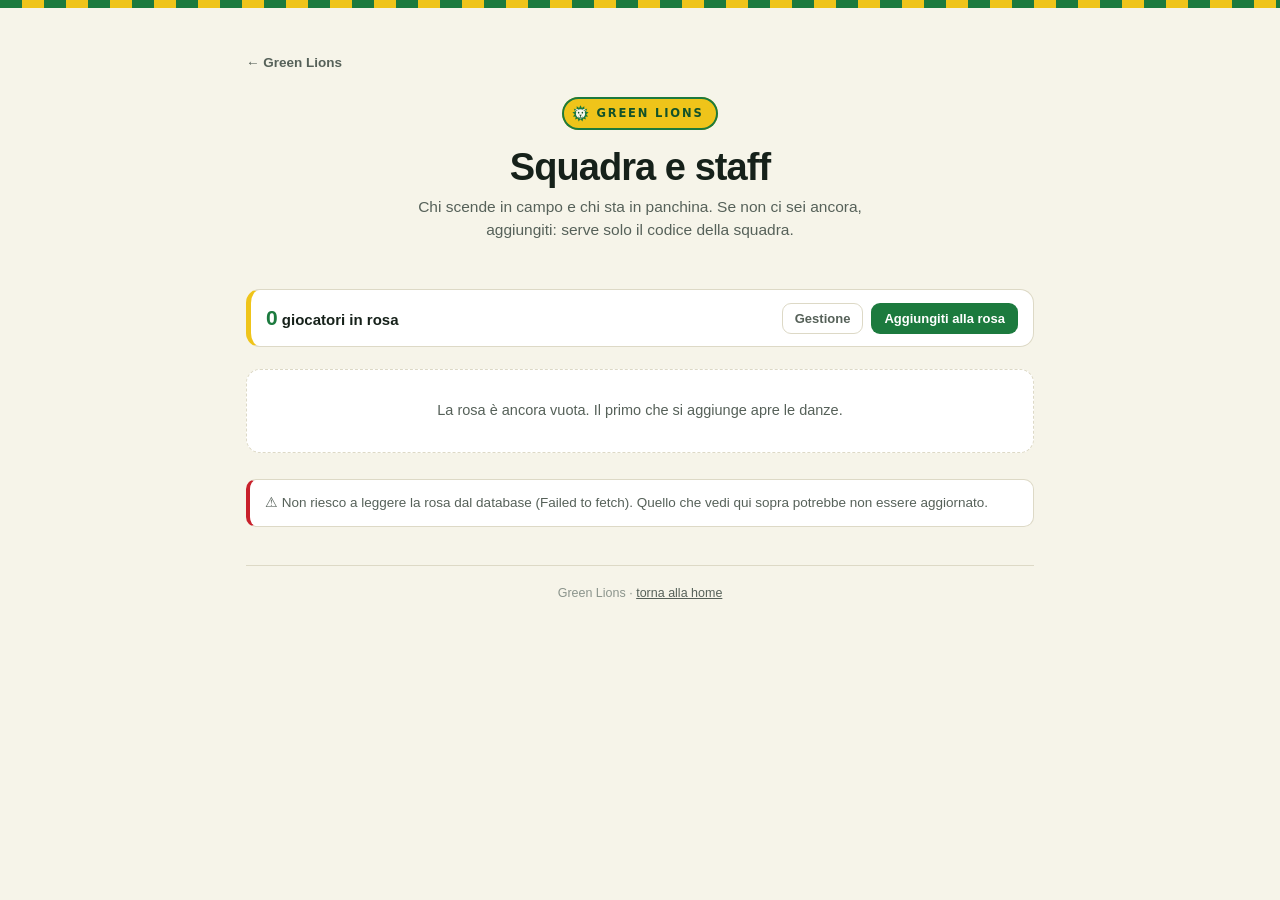
<file: squadra/index.html>
<!doctype html>
<html lang="it">
<head>
<meta charset="utf-8">
<meta name="viewport" content="width=device-width, initial-scale=1, viewport-fit=cover">
<!-- Pagina della squadra, non vetrina: il noindex la tiene fuori dai motori
     di ricerca. Ci si arriva dal link, come per le divise. -->
<meta name="robots" content="noindex">
<title>Squadra e staff · Green Lions</title>
<meta name="description" content="La rosa dei Green Lions: giocatori, ruoli e numeri di maglia.">
<meta name="theme-color" content="#1c7a3e">

<link rel="icon" type="image/svg+xml" href="/assets/img/leone.svg">
<link rel="icon" type="image/png" href="/assets/img/favicon.png">
<link rel="apple-touch-icon" href="/assets/img/apple-touch-icon.png">
<link rel="stylesheet" href="/assets/css/site.css">
<style>
  .reparto { margin: 26px 0 0; }
  .reparto h2 {
    margin: 0 0 10px; font-size: 12px; font-weight: 800;
    letter-spacing: .13em; text-transform: uppercase; color: var(--ink-3);
  }
  .rosa { list-style: none; margin: 0; padding: 0; display: grid; grid-template-columns: repeat(auto-fill, minmax(200px, 1fr)); gap: 10px; }
  /* la scheda è un pulsante: si tocca per cambiare il tesseramento */
  .giocatore {
    display: flex; align-items: center; gap: 12px; width: 100%;
    padding: 12px 14px; background: var(--surface);
    border: 1px solid var(--line); border-left: 4px solid var(--kit-verde);
    border-radius: 12px;
    font: inherit; color: inherit; text-align: left; cursor: pointer;
    transition: border-color .12s, transform .12s;
  }
  .giocatore:hover { border-color: var(--kit-verde); transform: translateY(-1px); }
  .giocatore:focus-visible { outline: 2px solid var(--kit-verde); outline-offset: 2px; }

  .tessere { margin-left: auto; display: flex; gap: 4px; flex: none; }
  .tes {
    font: 800 9.5px/1 ui-sans-serif, system-ui, sans-serif; font-style: normal;
    letter-spacing: .07em; padding: 4px 6px; border-radius: 5px;
  }
  .tes.anspi { background: var(--accent-sf); color: var(--kit-verde); }
  .tes.csi   { background: #e4ecfb; color: #2c5495; }
  .tes.nessuna { background: transparent; color: var(--ink-3); box-shadow: inset 0 0 0 1px var(--line); font-weight: 600; }
  .tes.visita  { background: #fbeae9; color: #9d1a24; }
  .tes.scadenza{ background: #fdf3d4; color: #7d6005; }
  @media (prefers-color-scheme: dark) {
    .tes.visita  { background: #33191b; color: #f0999b; }
    .tes.scadenza{ background: #3a3010; color: #f0d375; }
  }
  @media (prefers-color-scheme: dark) {
    .tes.anspi { color: var(--accent); }
    .tes.csi   { background: #1b2a45; color: #9dbdf0; }
  }

  .spunta { display: flex; gap: 10px; align-items: flex-start; font-size: 14.5px; font-weight: 600; color: var(--ink); margin: 0 0 12px; }
  .spunta input { width: auto; margin: 2px 0 0; flex: none; accent-color: var(--kit-verde); }
  .spunta small { display: block; font-weight: 400; font-size: 12.5px; color: var(--ink-2); margin-top: 2px; }

  .sezione {
    margin: 18px 0 10px; font-size: 11px; font-weight: 800;
    letter-spacing: .13em; text-transform: uppercase; color: var(--ink-3);
    border-top: 1px solid var(--line); padding-top: 12px;
  }
  .foglio .sezione:first-of-type { margin-top: 4px; border-top: none; padding-top: 0; }
  .numero {
    flex: none; width: 38px; height: 38px; display: grid; place-items: center;
    border-radius: 10px; background: var(--kit-giallo); color: var(--kit-verde-s);
    font-weight: 800; font-size: 17px; font-variant-numeric: tabular-nums;
    box-shadow: inset 0 0 0 2px var(--kit-verde);
  }
  /* chi non ha ancora un numero di maglia */
  .numero.senza { background: var(--surface-2); color: var(--ink-3); box-shadow: inset 0 0 0 1px var(--line); font-size: 15px; }
  .chi { min-width: 0; font-size: 15px; }
  .chi b { font-weight: 700; }
  .chi .ruolo { display: block; font-size: 11.5px; color: var(--ink-3); margin-top: 1px; }
  #esito { margin: 0 0 16px; }
</style>
</head>
<body>

<div class="banda"></div>

<svg style="position:absolute;width:0;height:0" aria-hidden="true">
  <symbol id="leone" viewBox="0 0 100 100"><path d="M50.0 2.0 L58.1 17.0 L72.3 7.5 L72.5 24.6 L89.5 22.7 L81.8 37.9 L97.7 44.2 L83.8 54.1 L94.9 67.0 L78.0 69.3 L81.8 85.9 L65.8 80.1 L61.5 96.6 L50.0 84.0 L38.5 96.6 L34.2 80.1 L18.2 85.9 L22.0 69.3 L5.1 67.0 L16.2 54.1 L2.3 44.2 L18.2 37.9 L10.5 22.7 L27.5 24.6 L27.7 7.5 L41.9 17.0 Z" style="fill:var(--leo-criniera,#1c7a3e)"/>
  <circle cx="50" cy="50" r="34" style="fill:var(--leo-criniera,#1c7a3e)"/>
  <circle cx="29" cy="32" r="8.5" style="fill:var(--leo-faccia,#efc41a)"/>
  <circle cx="71" cy="32" r="8.5" style="fill:var(--leo-faccia,#efc41a)"/>
  <circle cx="29" cy="32" r="3.8" style="fill:var(--leo-tratti,#12522a)"/>
  <circle cx="71" cy="32" r="3.8" style="fill:var(--leo-tratti,#12522a)"/>
  <circle cx="50" cy="52" r="27" style="fill:var(--leo-faccia,#efc41a)"/>
  <ellipse cx="39" cy="45" rx="4.4" ry="5.4" style="fill:var(--leo-tratti,#12522a)"/>
  <ellipse cx="61" cy="45" rx="4.4" ry="5.4" style="fill:var(--leo-tratti,#12522a)"/>
  <path d="M50 66 L41.5 57.5 L58.5 57.5 Z" style="fill:var(--leo-tratti,#12522a)"/>
  <path d="M50 66 L50 72" fill="none" style="stroke:var(--leo-tratti,#12522a)" stroke-width="3.4" stroke-linecap="round"/>
  <path d="M50 72 q -7 6 -13 0" fill="none" style="stroke:var(--leo-tratti,#12522a)" stroke-width="3.4" stroke-linecap="round"/>
  <path d="M50 72 q  7 6  13 0" fill="none" style="stroke:var(--leo-tratti,#12522a)" stroke-width="3.4" stroke-linecap="round"/></symbol>
</svg>

<div class="wrap">

  <p><a class="back" href="/">← Green Lions</a></p>

  <header class="site-head">
    <span class="crest"><svg class="leo" viewBox="0 0 100 100" aria-hidden="true"><use href="#leone"></use></svg>Green Lions</span>
    <h1>Squadra e staff</h1>
    <p class="lede">Chi scende in campo e chi sta in panchina. Se non ci sei ancora, aggiungiti: serve solo il codice della squadra.</p>
  </header>

  <div class="msg ok" id="esito"></div>

  <div class="barra">
    <div class="conto" id="conto"><b>—</b> in rosa</div>
    <span style="display:flex;gap:8px;flex-wrap:wrap">
      <button type="button" class="btn ghost piccolo" id="apriGestione">Gestione</button>
      <button type="button" class="btn primary piccolo" id="apriAggiungi">Aggiungiti alla rosa</button>
    </span>
  </div>

  <div id="elenco" class="caricamento"></div>

  <p class="note" id="nota">Tocca una persona per aprire la sua scheda: tessere e scadenza della visita medica — serve il codice di gestione. <b>Senza certificato medico valido non si può dare la disponibilità per una partita.</b> Data di nascita e documento d'identità si scrivono nella scheda, ma si vedono solo a gestione sbloccata: chi apre il sito senza codice legge nome, iniziale e nient'altro. Email e telefono non compaiono comunque da nessuna parte.</p>

  <footer class="site-footer">Green Lions · <a href="/">torna alla home</a></footer>

</div>

<dialog id="finestra">
  <div class="testata"></div>
  <form class="foglio" id="modulo" novalidate>
    <h2>Aggiungiti alla rosa</h2>

    <div class="msg err" id="errore"></div>

    <div class="riga">
      <label><span>Nome</span><input name="nome" autocomplete="given-name" required maxlength="60"></label>
      <label><span>Cognome</span><input name="cognome" autocomplete="family-name" required maxlength="60"></label>
    </div>

    <label><span>Email</span><input name="email" type="email" autocomplete="email" required maxlength="120" inputmode="email"></label>
    <label><span>Cellulare <small>(facoltativo)</small></span><input name="telefono" type="tel" autocomplete="tel" maxlength="25" inputmode="tel"></label>

    <div class="riga">
      <label><span>Ruolo</span>
        <select name="ruolo">
          <option value="portiere">Portiere</option>
          <option value="difensore">Difensore</option>
          <option value="centrocampista">Centrocampista</option>
          <option value="attaccante">Attaccante</option>
          <option value="giocatore" selected>Giocatore</option>
          <option value="allenatore">Allenatore</option>
          <option value="staff">Staff</option>
        </select>
      </label>
      <label><span>Numero <small>(se ce l'hai)</small></span><input name="numero" type="number" min="1" max="99" inputmode="numeric"></label>
    </div>

    <label class="spunta">
      <input type="checkbox" name="anspi">
      <span>Tesserato ANSPI<small>Il regolamento chiede almeno due ANSPI in campo per tutta la partita.</small></span>
    </label>
    <label class="spunta">
      <input type="checkbox" name="csi">
      <span>Tesserato CSI</span>
    </label>

    <label><span>Codice squadra</span><input name="codice" required maxlength="40" autocapitalize="characters" placeholder="quello scritto nel gruppo"></label>

    <label class="consenso">
      <input type="checkbox" id="consenso" required>
      <span>Acconsento all'uso di email e telefono per gli inviti e le comunicazioni della squadra.</span>
    </label>

    <div class="azioni">
      <button type="button" class="btn ghost" id="annulla">Annulla</button>
      <button type="submit" class="btn primary" id="conferma">Aggiungimi</button>
    </div>
  </form>
</dialog>

<dialog id="finestraTessere">
  <div class="testata"></div>
  <form class="foglio" id="moduloTessere" novalidate>
    <h2>Scheda del giocatore</h2>
    <p class="lede" id="tessereChi" style="text-align:left;margin:0 0 16px"></p>

    <div class="msg err" id="erroreTessere"></div>

    <!-- Anagrafica in cima: è quella che serve al modulo della distinta,
         ed è quella che si riempie più spesso. -->
    <p class="sezione">Anagrafica</p>

    <label><span>Data di nascita</span><input name="dataNascita" type="date"></label>

    <div class="riga">
      <label><span>Documento</span>
        <select name="documentoTipo" id="documentoTipo">
          <option value="">—</option>
          <option value="Carta d'identità">Carta d'identità</option>
          <option value="Patente">Patente</option>
          <option value="Passaporto">Passaporto</option>
        </select>
      </label>
      <label><span>Numero documento</span>
        <input name="documentoNumero" maxlength="40" autocapitalize="characters" placeholder="come sul documento">
      </label>
    </div>

    <p class="sezione">Tessere</p>

    <label class="spunta">
      <input type="checkbox" name="anspi">
      <span>Tesserato ANSPI<small>Ne servono almeno due in campo per tutta la partita.</small></span>
    </label>
    <div class="riga">
      <label><span>Numero tessera ANSPI</span>
        <input name="anspiNumero" maxlength="40" autocapitalize="characters" placeholder="come sta scritto">
      </label>
      <label><span>Scadenza ANSPI</span><input name="anspiScadenza" type="date"></label>
    </div>

    <label class="spunta">
      <input type="checkbox" name="csi">
      <span>Tesserato CSI</span>
    </label>
    <div class="riga">
      <label><span>Numero tessera CSI</span>
        <input name="csiNumero" maxlength="40" autocapitalize="characters" placeholder="come sta scritto">
      </label>
      <label><span>Scadenza CSI</span><input name="csiScadenza" type="date"></label>
    </div>
    <p class="appunto" style="margin:-6px 0 14px;font-size:12.5px;color:var(--ink-2)">
      Le scadenze le chiede il modulo della distinta, per gli accompagnatori.</p>

    <div id="zonaVisita">
      <p class="sezione">Visita medica</p>

    <label><span>Scadenza della visita medica</span>
        <input name="visita" type="date">
      </label>
      <p class="appunto" style="margin:-6px 0 14px;font-size:12.5px;color:var(--ink-2)">
        La data scritta sul certificato, non quella della visita. Senza, la persona non
        può darsi disponibile per nessuna partita. Lascia vuoto per toglierla.</p>
    </div>
    <p class="appunto" id="notaFuoriCampo" hidden style="margin:0 0 14px;font-size:12.5px;color:var(--ink-2)">
      Chi allena non scende in campo: il certificato medico non gli serve.</p>

    <label><span>Codice di gestione</span><input name="codice" required maxlength="40" autocapitalize="characters" placeholder="il tuo, non quello del gruppo"></label>

    <div class="azioni">
      <button type="button" class="btn ghost" id="chiudiTessere">Annulla</button>
      <button type="submit" class="btn primary" id="confermaTessere">Salva</button>
    </div>
  </form>
</dialog>

<dialog id="finestraGestione">
  <div class="testata"></div>
  <form class="foglio" id="moduloGestione" novalidate>
    <h2>Gestione</h2>
    <p class="lede" style="text-align:left;margin:0 0 16px">Con il codice di gestione la rosa mostra
       i cognomi per esteso, l'anagrafica e i numeri di tessera, e le schede si aprono già compilate
       e pronte da correggere.</p>

    <div class="msg err" id="erroreGestione"></div>

    <label><span>Codice di gestione</span>
      <input name="codice" required maxlength="40" autocapitalize="characters" placeholder="il tuo, non quello del gruppo">
    </label>

    <div class="azioni">
      <button type="button" class="btn ghost" id="chiudiGestione">Annulla</button>
      <button type="submit" class="btn primary" id="confermaGestione">Sblocca</button>
    </div>
  </form>
</dialog>

<script src="/assets/js/supabase.js"></script>
<script>
/* I reparti nell'ordine in cui si legge una formazione. */
const REPARTI = [
  ['portiere',       'Portieri'],
  ['difensore',      'Difensori'],
  ['centrocampista', 'Centrocampisti'],
  ['attaccante',     'Attaccanti'],
  ['giocatore',      'Giocatori'],
  ['allenatore',     'Allenatore'],
  ['staff',          'Staff']
];

const elenco   = document.getElementById('elenco');
const finestra = document.getElementById('finestra');
const modulo   = document.getElementById('modulo');
const errore   = document.getElementById('errore');
const esito    = document.getElementById('esito');
const conferma = document.getElementById('conferma');

let rosa = [];          // quello che vede chiunque: nome e iniziale
let rosaPiena = [];     // con il codice di gestione: cognomi e numeri di tessera
let codiceGestione = null;

const NOTA_NORMALE = document.getElementById('nota').textContent;

/* Quando la gestione è sbloccata si disegna dalla rosa completa, dove al posto
   dell'iniziale c'è il cognome intero. Il resto del codice non cambia: continua
   a stampare "iniziale" senza sapere cosa ci sia dentro. */
const inElenco = () => codiceGestione
  ? rosaPiena.map(g => ({ ...g, iniziale: g.cognome }))
  : rosa;

async function carica() {
  GL_ULTIMO_ERRORE = null;
  rosa = await glLeggi('rosa_pubblica', 'select=*&order=numero.asc.nullslast,nome.asc');
  if (codiceGestione) {
    try {
      rosaPiena = await glChiama('rosa_gestione', { _codice: codiceGestione }) || [];
    } catch {
      // il codice non vale più: si torna a vedere quello che vedono tutti
      codiceGestione = null;
      rosaPiena = [];
      aggiornaPulsanteGestione();
    }
  }
  disegna();
  avvisaSeRotto();
}

/* Meglio dire "non riesco a leggere" che lasciar credere che la rosa sia vuota. */
function avvisaSeRotto() {
  const nota = document.getElementById('nota');
  if (GL_ULTIMO_ERRORE) {
    nota.textContent = '⚠ Non riesco a leggere la rosa dal database (' + GL_ULTIMO_ERRORE +
      '). Quello che vedi qui sopra potrebbe non essere aggiornato.';
  } else {
    nota.textContent = NOTA_NORMALE;
  }
}

function disegna() {
  elenco.classList.remove('caricamento');
  elenco.innerHTML = '';

  const rosaMostrata = inElenco();
  // Chi allena sta nel gruppo ma non gioca: fuori dal conto della rosa, dalle
  // tessere e dal certificato medico, che sono regole su chi scende in campo.
  const giocanti = rosaMostrata.filter(g => g.e_giocatore !== false);
  const fuoriCampo = rosaMostrata.filter(g => g.e_giocatore === false);

  const anspi = giocanti.filter(g => g.tessera_anspi).length;
  const csi   = giocanti.filter(g => g.tessera_csi).length;
  const senzaVisita = giocanti.filter(g => statoVisita(g.visita_scadenza)).length;
  document.getElementById('conto').innerHTML =
    '<b>' + giocanti.length + '</b> ' + (giocanti.length === 1 ? 'giocatore in rosa' : 'giocatori in rosa') +
    (giocanti.length ? ' <span style="color:var(--ink-3)">·</span> ' + anspi + ' ANSPI · ' + csi + ' CSI' : '') +
    (senzaVisita ? ' <span style="color:var(--ink-3)">·</span> <b style="color:var(--kit-rosso)">' +
      senzaVisita + '</b> senza visita' : '') +
    (fuoriCampo.length ? ' <span style="color:var(--ink-3)">·</span> ' + fuoriCampo.length +
      (fuoriCampo.length === 1 ? ' fra staff' : ' fra allenatori e staff') : '');

  if (rosaMostrata.length === 0) {
    elenco.innerHTML = '<p class="vuoto">La rosa è ancora vuota. Il primo che si aggiunge apre le danze.</p>';
    return;
  }

  for (const [ruolo, titolo] of REPARTI) {
    const dentro = rosaMostrata.filter(g => g.ruolo === ruolo);
    if (dentro.length === 0) continue;

    const sezione = document.createElement('section');
    sezione.className = 'reparto';
    sezione.innerHTML = '<h2></h2><ul class="rosa"></ul>';
    sezione.querySelector('h2').textContent = titolo;

    const voci = sezione.querySelector('ul');
    for (const g of dentro) {
      const voce = document.createElement('li');
      const scheda = document.createElement('button');
      scheda.type = 'button';
      scheda.className = 'giocatore';
      scheda.innerHTML =
        '<span class="numero"></span>' +
        '<span class="chi"><b></b> <span class="cognome"></span><span class="ruolo"></span></span>' +
        '<span class="tessere"></span>';

      const numero = scheda.querySelector('.numero');
      numero.textContent = g.numero ?? '–';
      if (g.numero == null) numero.classList.add('senza');
      scheda.querySelector('b').textContent = g.nome;
      scheda.querySelector('.cognome').textContent = g.iniziale;
      scheda.querySelector('.ruolo').textContent = g.ruolo;

      const tessere = scheda.querySelector('.tessere');
      if (g.tessera_anspi) tessere.appendChild(bollino('anspi', 'ANSPI'));
      if (g.tessera_csi)   tessere.appendChild(bollino('csi', 'CSI'));
      if (!g.tessera_anspi && !g.tessera_csi) tessere.appendChild(bollino('nessuna', 'no tessera'));
      // all'allenatore il certificato non serve: non ha senso segnalarlo mancante
      const visita = g.e_giocatore === false ? null : statoVisita(g.visita_scadenza);
      if (visita) tessere.appendChild(bollino(visita.classe, visita.testo));

      // Con la gestione sbloccata sappiamo cosa manca al modulo della
      // distinta: si vede subito chi aprire, senza andarli a tentare.
      if (codiceGestione && (!g.data_nascita || !g.documento_tipo || !g.documento_numero)) {
        tessere.appendChild(bollino('visita', 'no anagrafica'));
      }

      scheda.setAttribute('aria-label',
        'Scheda di ' + g.nome + ' ' + g.iniziale + ': ' +
        (g.tessera_anspi ? 'ANSPI ' : '') + (g.tessera_csi ? 'CSI' : '') +
        (!g.tessera_anspi && !g.tessera_csi ? 'nessuna tessera' : '') +
        (visita ? ', ' + visita.testo : ''));
      scheda.onclick = () => apriTessere(g);

      voce.appendChild(scheda);
      voci.appendChild(voce);
    }
    elenco.appendChild(sezione);
  }
}

/* Lo stato del certificato, oggi. Torna null quando è tutto a posto:
   i bollini servono a far notare quello che manca, non a decorare. */
function statoVisita(scadenza) {
  if (!scadenza) return { classe: 'visita', testo: 'no visita' };
  const oggi = new Date(); oggi.setHours(0, 0, 0, 0);
  const giorni = Math.round((new Date(scadenza + 'T00:00') - oggi) / 86400000);
  if (giorni < 0)  return { classe: 'visita',   testo: 'visita scaduta' };
  if (giorni < 30) return { classe: 'scadenza', testo: 'visita fra ' + giorni + 'gg' };
  return null;
}

function bollino(classe, testo) {
  const b = document.createElement('i');
  b.className = 'tes ' + classe;
  b.textContent = testo;
  return b;
}

/* Il tipo di documento salvato potrebbe non essere fra i tre in elenco
   (scritto a mano da Supabase, prima che questa scheda esistesse): in quel
   caso lo si aggiunge, invece di farlo sparire senza dire niente. */
function scegliDocumento(valore) {
  const tendina = document.getElementById('documentoTipo');
  const noti = [...tendina.options].map(o => o.value);
  if (valore && !noti.includes(valore)) tendina.appendChild(new Option(valore, valore));
  tendina.value = valore;
}

/* ---------------- tesseramento ---------------- */

const finestraTessere = document.getElementById('finestraTessere');
const moduloTessere   = document.getElementById('moduloTessere');
const erroreTessere   = document.getElementById('erroreTessere');
const confermaTessere = document.getElementById('confermaTessere');
let giocatoreScelto = null;
let schedaDopoSblocco = null;   // la scheda da aprire appena sbloccata la gestione

function apriTessere(g) {
  // Senza gestione sbloccata non sappiamo cosa c'è già scritto, e salvare
  // riempirebbe di vuoti quello che non vediamo. Quindi prima si sblocca —
  // e poi si apre da sola la scheda che si stava cercando.
  if (!codiceGestione) {
    schedaDopoSblocco = g;
    document.getElementById('apriGestione').click();
    return;
  }

  giocatoreScelto = g;
  erroreTessere.classList.remove('mostra');
  moduloTessere.reset();
  document.getElementById('tessereChi').textContent =
    [g.nome, g.cognome || g.iniziale].filter(Boolean).join(' ') +
    (g.numero != null ? ' · numero ' + g.numero : '');
  moduloTessere.elements.anspi.checked = !!g.tessera_anspi;
  moduloTessere.elements.csi.checked   = !!g.tessera_csi;
  moduloTessere.elements.visita.value      = g.visita_scadenza || '';

  // a chi non gioca il certificato non si chiede nemmeno
  const gioca = g.e_giocatore !== false;
  document.getElementById('zonaVisita').hidden = !gioca;
  document.getElementById('notaFuoriCampo').hidden = gioca;
  if (!gioca) moduloTessere.elements.visita.value = '';
  moduloTessere.elements.anspiNumero.value = g.tessera_anspi_numero || '';
  moduloTessere.elements.csiNumero.value   = g.tessera_csi_numero || '';
  moduloTessere.elements.anspiScadenza.value = g.tessera_anspi_scadenza || '';
  moduloTessere.elements.csiScadenza.value   = g.tessera_csi_scadenza || '';

  moduloTessere.elements.dataNascita.value     = g.data_nascita || '';
  moduloTessere.elements.documentoNumero.value = g.documento_numero || '';
  scegliDocumento(g.documento_tipo || '');

  // Senza gestione sbloccata non sappiamo cosa c'è già scritto, e salvare
  // sovrascriverebbe con dei vuoti: meglio dirlo prima che dopo.

  if (codiceGestione) moduloTessere.elements.codice.value = codiceGestione;

  // senza gestione sbloccata i numeri salvati non li conosciamo: meglio dirlo
  for (const campo of ['anspiNumero', 'csiNumero']) {
    moduloTessere.elements[campo].placeholder = codiceGestione
      ? 'come sta scritto sulla tessera'
      : 'sbloccando la gestione compare quello salvato';
  }
  finestraTessere.showModal();
}

// scrivere un numero di tessera implica esserne tesserati: la spunta segue
for (const [campo, spunta] of [['anspiNumero', 'anspi'], ['csiNumero', 'csi']]) {
  moduloTessere.elements[campo].addEventListener('input', (ev) => {
    if (ev.target.value.trim()) moduloTessere.elements[spunta].checked = true;
  });
}

document.getElementById('chiudiTessere').onclick = () => finestraTessere.close();

/* ---------------- sblocco della gestione ---------------- */

const finestraGestione = document.getElementById('finestraGestione');
const moduloGestione   = document.getElementById('moduloGestione');
const erroreGestione   = document.getElementById('erroreGestione');

function aggiornaPulsanteGestione() {
  const b = document.getElementById('apriGestione');
  b.textContent = codiceGestione ? 'Esci dalla gestione' : 'Gestione';
  b.className = codiceGestione ? 'btn pericolo piccolo' : 'btn ghost piccolo';
}

document.getElementById('apriGestione').onclick = async () => {
  if (codiceGestione) {
    // il codice sta solo in memoria: uscire vuol dire dimenticarlo
    codiceGestione = null;
    rosaPiena = [];
    aggiornaPulsanteGestione();
    await carica();
    return;
  }
  erroreGestione.classList.remove('mostra');
  moduloGestione.reset();
  finestraGestione.showModal();
  moduloGestione.querySelector('[name=codice]').focus();
};

document.getElementById('chiudiGestione').onclick = () => finestraGestione.close();

moduloGestione.addEventListener('submit', async ev => {
  ev.preventDefault();
  erroreGestione.classList.remove('mostra');

  const codice = moduloGestione.elements.codice.value.trim();
  if (!codice) {
    erroreGestione.textContent = 'Manca il codice di gestione.';
    erroreGestione.classList.add('mostra');
    return;
  }

  try {
    rosaPiena = await glChiama('rosa_gestione', { _codice: codice }) || [];
    codiceGestione = codice;
    finestraGestione.close();
    aggiornaPulsanteGestione();
    disegna();
    esito.textContent = 'Gestione sbloccata: anagrafica, cognomi per esteso e numeri di tessera. Vale solo per questa visita.';
    esito.classList.add('mostra');

    // riprendo la scheda che stava cercando, con i dati veri stavolta
    if (schedaDopoSblocco) {
      const aggiornato = inElenco().find(p => p.id === schedaDopoSblocco.id) || schedaDopoSblocco;
      schedaDopoSblocco = null;
      apriTessere(aggiornato);
    }
  } catch (e) {
    erroreGestione.textContent = glMessaggio(e);
    erroreGestione.classList.add('mostra');
  }
});

moduloTessere.addEventListener('submit', async ev => {
  ev.preventDefault();
  erroreTessere.classList.remove('mostra');

  const codice = moduloTessere.elements.codice.value.trim();
  if (!codice) {
    erroreTessere.textContent = 'Manca il codice di gestione.';
    erroreTessere.classList.add('mostra');
    return;
  }

  confermaTessere.disabled = true;
  confermaTessere.textContent = 'Un attimo…';

  try {
    await glChiama('imposta_scheda', {
      _codice: codice,
      _giocatore_id: giocatoreScelto.id,
      _anspi: moduloTessere.elements.anspi.checked,
      _csi:   moduloTessere.elements.csi.checked,
      _visita_scadenza: moduloTessere.elements.visita.value || null,
      _anspi_numero: moduloTessere.elements.anspiNumero.value.trim() || null,
      _csi_numero:   moduloTessere.elements.csiNumero.value.trim() || null,
      _anspi_scadenza: moduloTessere.elements.anspiScadenza.value || null,
      _csi_scadenza:   moduloTessere.elements.csiScadenza.value || null,
      _data_nascita:     moduloTessere.elements.dataNascita.value || null,
      _documento_tipo:   moduloTessere.elements.documentoTipo.value || null,
      _documento_numero: moduloTessere.elements.documentoNumero.value.trim() || null
    });

    finestraTessere.close();
    esito.textContent = 'Scheda aggiornata per ' + giocatoreScelto.nome + '.';
    esito.classList.add('mostra');
    await carica();
  } catch (e) {
    erroreTessere.textContent = glMessaggio(e);
    erroreTessere.classList.add('mostra');
  } finally {
    confermaTessere.disabled = false;
    confermaTessere.textContent = 'Salva';
  }
});

function mostraErrore(testo) {
  errore.textContent = testo;
  errore.classList.add('mostra');
  errore.scrollIntoView({ block: 'nearest' });
}

document.getElementById('apriAggiungi').onclick = () => {
  errore.classList.remove('mostra');
  finestra.showModal();
  modulo.querySelector('[name=nome]').focus();
};
document.getElementById('annulla').onclick = () => finestra.close();

modulo.addEventListener('submit', async ev => {
  ev.preventDefault();
  errore.classList.remove('mostra');

  const d = Object.fromEntries(new FormData(modulo));
  for (const k in d) d[k] = d[k].trim();

  // gli stessi limiti che controlla il database: se qui passa
  // qualcosa che là viene rifiutato, l'utente vede un errore oscuro
  if (d.nome.length < 2 || d.cognome.length < 2) return mostraErrore(GL_MESSAGGI.NOME_NON_VALIDO);
  if (d.nome.length > 60 || d.cognome.length > 60) return mostraErrore('Nome o cognome troppo lunghi.');
  if (!/^[^@\s]+@[^@\s]+\.[^@\s]{2,}$/.test(d.email)) return mostraErrore(GL_MESSAGGI.EMAIL_NON_VALIDA);
  if (d.numero && (Number(d.numero) < 1 || Number(d.numero) > 99)) return mostraErrore('Il numero di maglia va da 1 a 99.');
  if (!d.codice) return mostraErrore('Manca il codice squadra.');
  if (!document.getElementById('consenso').checked) return mostraErrore('Serve la spunta sul consenso.');

  conferma.disabled = true;
  conferma.textContent = 'Un attimo…';

  try {
    await glChiama('aggiungi_giocatore', {
      _codice:   d.codice,
      _nome:     d.nome,
      _cognome:  d.cognome,
      _email:    d.email,
      _ruolo:    d.ruolo,
      _numero:   d.numero ? Number(d.numero) : null,
      _telefono: d.telefono || null,
      _anspi:    modulo.elements.anspi.checked,
      _csi:      modulo.elements.csi.checked
    });

    finestra.close();
    modulo.reset();
    esito.textContent = 'Ci sei: ' + d.nome + ' è in rosa. Da adesso puoi dare la disponibilità per le giornate del calendario.';
    esito.classList.add('mostra');
    await carica();
  } catch (e) {
    mostraErrore(glMessaggio(e));
  } finally {
    conferma.disabled = false;
    conferma.textContent = 'Aggiungimi';
  }
});

carica();
</script>
</body>
</html>
</file>
<file: assets/css/site.css>
/* ============================================================
   Green Lions — foglio di stile comune a tutte le pagine.

   I colori vengono dalle divise: giallo e verde della prima
   maglia, bianco e azzurro del portiere, rosso della seconda.

   Nota: divise/index.html NON usa questo file. È volutamente
   un unico file autonomo (si può aprire con doppio clic o
   trascinare su netlify.com/drop senza portarsi dietro nulla),
   quindi ha una sua copia di questi token. Se cambi un colore
   qui, cambialo anche là.
   ============================================================ */

:root {
  --kit-giallo:  #efc41a;
  --kit-verde:   #1c7a3e;
  --kit-verde-s: #12522a;
  --kit-rosso:   #c8202b;
  --kit-bianco:  #eef3f4;
  --kit-azzurro: #58bcd6;

  --bg:        #f6f4e9;
  --surface:   #ffffff;
  --surface-2: #ece9d9;
  --ink:       #16211a;
  --ink-2:     #566159;
  --ink-3:     #8b948c;
  --line:      #ddd9c6;
  --accent:    var(--kit-verde);
  --accent-ink:#ffffff;
  --accent-sf: #e2f0e5;
  --radius:    14px;
  --shadow:    0 1px 2px rgba(18,40,26,.07), 0 10px 26px -14px rgba(18,40,26,.35);
}

@media (prefers-color-scheme: dark) {
  :root {
    --bg:        #0d1610;
    --surface:   #15201a;
    --surface-2: #1e2b23;
    --ink:       #eaf0ea;
    --ink-2:     #9fada3;
    --ink-3:     #67756c;
    --line:      #27352c;
    --accent:    #3fb56e;
    --accent-ink:#06170d;
    --accent-sf: #16311f;
    --shadow:    0 1px 2px rgba(0,0,0,.5), 0 10px 26px -14px rgba(0,0,0,.8);
  }
}

* { box-sizing: border-box; }
html { -webkit-text-size-adjust: 100%; }

body {
  margin: 0;
  background: var(--bg);
  color: var(--ink);
  font: 400 16px/1.5 ui-sans-serif, -apple-system, "Segoe UI", Roboto, Helvetica, Arial, sans-serif;
  padding: 0 0 env(safe-area-inset-bottom);
}

/* fascia superiore a righe, come la maglia gialloverde */
.banda {
  height: 8px;
  background: repeating-linear-gradient(
    90deg,
    var(--kit-verde) 0 22px,
    var(--kit-giallo) 22px 44px
  );
}

.wrap { max-width: 820px; margin: 0 auto; padding: 26px 16px 64px; }

/* ---- intestazione ---- */

.site-head { text-align: center; padding: 4px 0 22px; }

.crest {
  display: inline-flex; align-items: center; gap: 7px;
  font: 800 11.5px/1 ui-sans-serif, system-ui, sans-serif;
  letter-spacing: .16em; text-transform: uppercase;
  color: var(--kit-verde-s);
  background: var(--kit-giallo);
  padding: 8px 14px; border-radius: 999px;
  box-shadow: inset 0 0 0 2px var(--kit-verde);
  text-decoration: none;
}
@media (prefers-color-scheme: dark) { .crest { color: #123; } }

.leo { width: 17px; height: 17px; flex: none; margin-left: -4px; }
/* nel bollino giallo il muso del leone diventa crema, altrimenti si confonde col fondo */
.crest .leo { --leo-faccia: #f8f6ec; }

h1 { margin: 16px 0 6px; font-size: clamp(27px, 6.4vw, 38px); line-height: 1.12; letter-spacing: -.025em; }
.lede { margin: 0 auto; max-width: 52ch; color: var(--ink-2); font-size: 15.5px; }

/* ---- elenco delle pagine ---- */

.cards { display: grid; gap: 12px; margin: 30px 0 0; }

.card {
  display: flex; align-items: center; gap: 15px;
  padding: 17px 18px;
  background: var(--surface);
  border: 1px solid var(--line);
  border-left: 5px solid var(--kit-giallo);
  border-radius: var(--radius);
  text-decoration: none; color: inherit;
  transition: transform .12s ease, border-color .12s, box-shadow .12s;
}
.card:hover { border-color: var(--kit-verde); border-left-color: var(--kit-verde); transform: translateY(-2px); box-shadow: var(--shadow); }
.card:focus-visible { outline: 2px solid var(--kit-verde); outline-offset: 2px; }

.card-ico { flex: none; width: 42px; height: 42px; display: grid; place-items: center; }
.card-ico svg { width: 100%; height: 100%; }

.card-txt { flex: 1; min-width: 0; }
.card-title { display: flex; align-items: center; gap: 9px; flex-wrap: wrap; font-size: 17.5px; font-weight: 700; letter-spacing: -.012em; }
.card-desc { display: block; margin-top: 3px; font-size: 13.5px; color: var(--ink-2); }
.card-go { flex: none; color: var(--ink-3); font-size: 20px; line-height: 1; }
.card:hover .card-go { color: var(--kit-verde); }

/* pagine non ancora pronte: stesso posto, tono più spento */
.card.is-soon { border-left-color: var(--line); background: var(--surface-2); }
.card.is-soon .card-ico { opacity: .55; }

.badge {
  font: 700 10px/1 ui-sans-serif, system-ui, sans-serif;
  letter-spacing: .09em; text-transform: uppercase;
  padding: 4px 7px; border-radius: 999px;
  background: var(--accent-sf); color: var(--kit-verde);
}
@media (prefers-color-scheme: dark) { .badge { color: var(--accent); } }
.badge.soon { background: var(--surface-2); color: var(--ink-3); box-shadow: inset 0 0 0 1px var(--line); }

/* ---- riquadro nota ---- */

.note {
  margin: 26px 0 0; padding: 13px 15px;
  background: var(--surface); border: 1px solid var(--line);
  border-left: 4px solid var(--kit-rosso);
  border-radius: 10px; font-size: 13.5px; color: var(--ink-2);
}

/* ---- pagine interne ---- */

.back {
  display: inline-flex; align-items: center; gap: 6px;
  margin-bottom: 4px; font-size: 13.5px; font-weight: 600;
  color: var(--ink-2); text-decoration: none;
}
.back:hover { color: var(--kit-verde); }

.pannello {
  margin: 26px 0 0; padding: 26px 22px;
  background: var(--surface); border: 1px dashed var(--line);
  border-radius: var(--radius); text-align: center; color: var(--ink-2);
}
.pannello h2 { margin: 0 0 8px; font-size: 19px; color: var(--ink); letter-spacing: -.015em; }
.pannello p { margin: 0 auto; max-width: 46ch; font-size: 14.5px; }

.site-footer {
  margin-top: 38px; padding-top: 18px;
  border-top: 1px solid var(--line);
  text-align: center; font-size: 12.5px; color: var(--ink-3);
}
.site-footer a { color: var(--ink-2); }

/* ============================================================
   Moduli e finestre
   Stessi stili della pagina divise, così le pagine nuove hanno
   lo stesso aspetto senza ricopiarli ogni volta.
   ============================================================ */

.barra {
  display: flex; flex-wrap: wrap; align-items: center; justify-content: space-between;
  gap: 10px; margin: 26px 0 16px; padding: 12px 15px;
  background: var(--surface); border: 1px solid var(--line);
  border-left: 5px solid var(--kit-giallo);
  border-radius: var(--radius);
}
.barra .conto { font-weight: 650; font-size: 15px; }
.barra .conto b { font-size: 21px; color: var(--accent); }

button.btn, a.btn {
  padding: 11px 16px; border-radius: 11px; border: 1px solid transparent; cursor: pointer;
  font: 700 14.5px/1 ui-sans-serif, -apple-system, "Segoe UI", Roboto, Helvetica, Arial, sans-serif;
  text-decoration: none; display: inline-flex; align-items: center; justify-content: center; gap: 7px;
}
.btn.primary { background: var(--kit-verde); color: #fff; }
.btn.primary:disabled { opacity: .55; cursor: wait; }
.btn.ghost { background: transparent; color: var(--ink-2); border-color: var(--line); }
.btn.ghost:hover { border-color: var(--kit-verde); color: var(--kit-verde); }
.btn.piccolo { padding: 8px 12px; font-size: 13px; border-radius: 9px; }
.btn.pericolo { background: transparent; color: var(--kit-rosso); border-color: var(--line); }
@media (prefers-color-scheme: dark) {
  .btn.primary { background: var(--accent); color: var(--accent-ink); }
  .btn.pericolo { color: #f0999b; }
}

dialog {
  border: none; border-radius: 18px; padding: 0;
  background: var(--surface); color: var(--ink);
  width: min(460px, calc(100vw - 24px));
  box-shadow: var(--shadow); overflow: hidden;
}
dialog::backdrop { background: rgba(9,22,14,.6); backdrop-filter: blur(2px); }
.testata { height: 6px; background: linear-gradient(90deg, var(--kit-verde), var(--kit-giallo)); }
.foglio { padding: 20px 22px 22px; max-height: min(78vh, 720px); overflow-y: auto; }
.foglio h2 { margin: 0 0 16px; font-size: 20px; letter-spacing: -.015em; }

label { display: block; margin: 0 0 12px; font-size: 13px; font-weight: 600; color: var(--ink-2); }
label > span { display: block; margin-bottom: 5px; }
input, textarea, select {
  width: 100%;
  font: 400 16px/1.4 ui-sans-serif, -apple-system, "Segoe UI", Roboto, Helvetica, Arial, sans-serif;
  color: var(--ink); background: var(--bg);
  border: 1px solid var(--line); border-radius: 10px; padding: 11px 12px;
}
input:focus, textarea:focus, select:focus { outline: 2px solid var(--kit-verde); outline-offset: -1px; border-color: transparent; }
textarea { resize: vertical; min-height: 62px; }
.riga { display: grid; grid-template-columns: 1fr 1fr; gap: 10px; }
@media (max-width: 400px) { .riga { grid-template-columns: 1fr; } }

/* scelta a pulsanti: sì / forse / no */
.scelta { display: grid; grid-template-columns: repeat(3, 1fr); gap: 8px; margin: 0 0 14px; }
.scelta input { position: absolute; opacity: 0; pointer-events: none; }
.scelta span {
  display: block; text-align: center; padding: 12px 6px; cursor: pointer;
  border: 1px solid var(--line); border-radius: 11px;
  font-size: 14px; font-weight: 700; color: var(--ink-2); background: var(--bg);
}
.scelta label { margin: 0; }
.scelta input:checked + span { background: var(--accent-sf); color: var(--kit-verde); border-color: var(--kit-verde); }
.scelta input:focus-visible + span { outline: 2px solid var(--kit-verde); outline-offset: 2px; }
@media (prefers-color-scheme: dark) { .scelta input:checked + span { color: var(--accent); } }

.consenso { display: flex; gap: 9px; align-items: flex-start; font-size: 12.5px; font-weight: 400; color: var(--ink-2); margin: 4px 0 18px; }
.consenso input { width: auto; margin: 2px 0 0; flex: none; accent-color: var(--kit-verde); }

.azioni { display: flex; gap: 9px; }
.azioni .btn { flex: 1; padding: 14px 16px; font-size: 15px; }
.azioni .btn.ghost { flex: 0 0 auto; padding-inline: 18px; }

.msg { border-radius: 10px; padding: 11px 13px; font-size: 13.5px; margin: 0 0 14px; display: none; }
.msg.mostra { display: block; }
.msg.err { background: #fbeae9; color: #9d1a24; }
.msg.ok  { background: var(--accent-sf); color: var(--kit-verde); }
@media (prefers-color-scheme: dark) {
  .msg.err { background: #33191b; color: #f0999b; }
  .msg.ok  { color: var(--accent); }
}

.vuoto {
  margin: 22px 0 0; padding: 30px 22px;
  background: var(--surface); border: 1px dashed var(--line);
  border-radius: var(--radius); text-align: center; color: var(--ink-2); font-size: 14.5px;
}
.caricamento { opacity: .4; pointer-events: none; }
</file>
